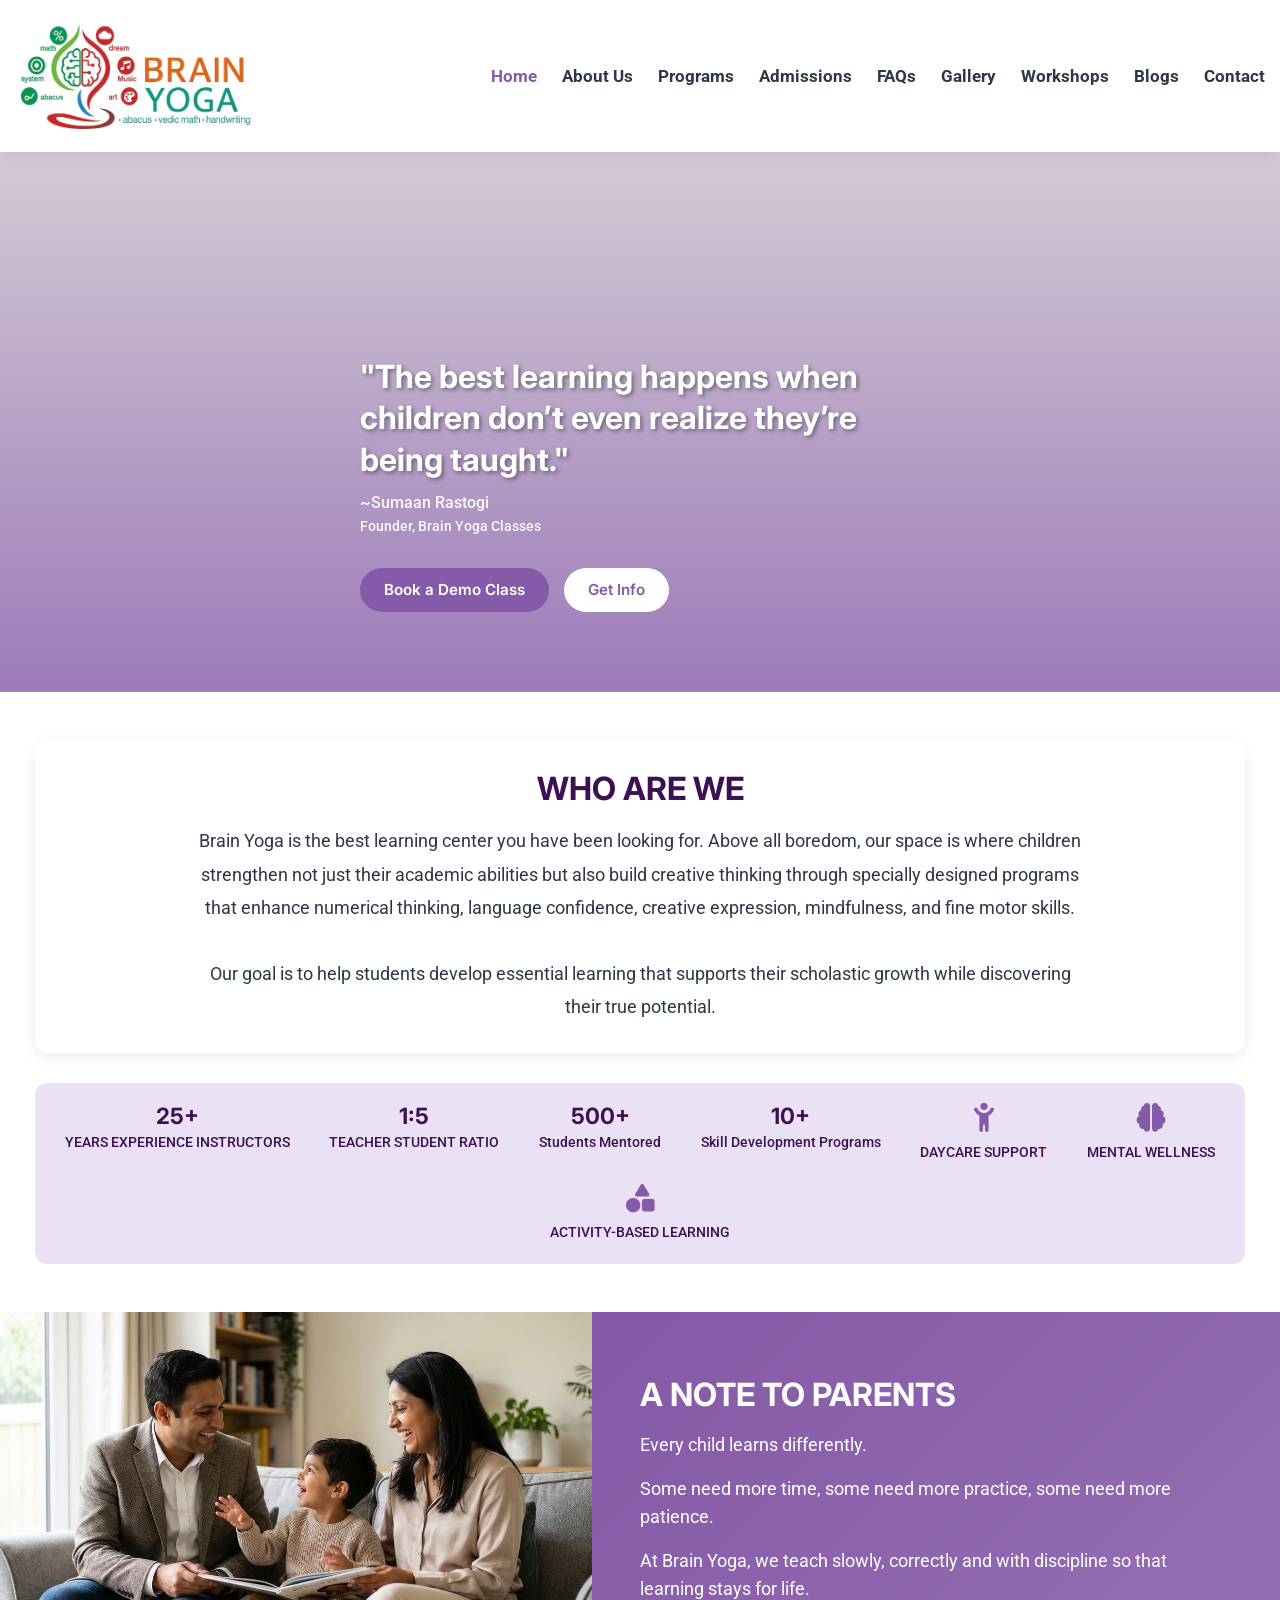
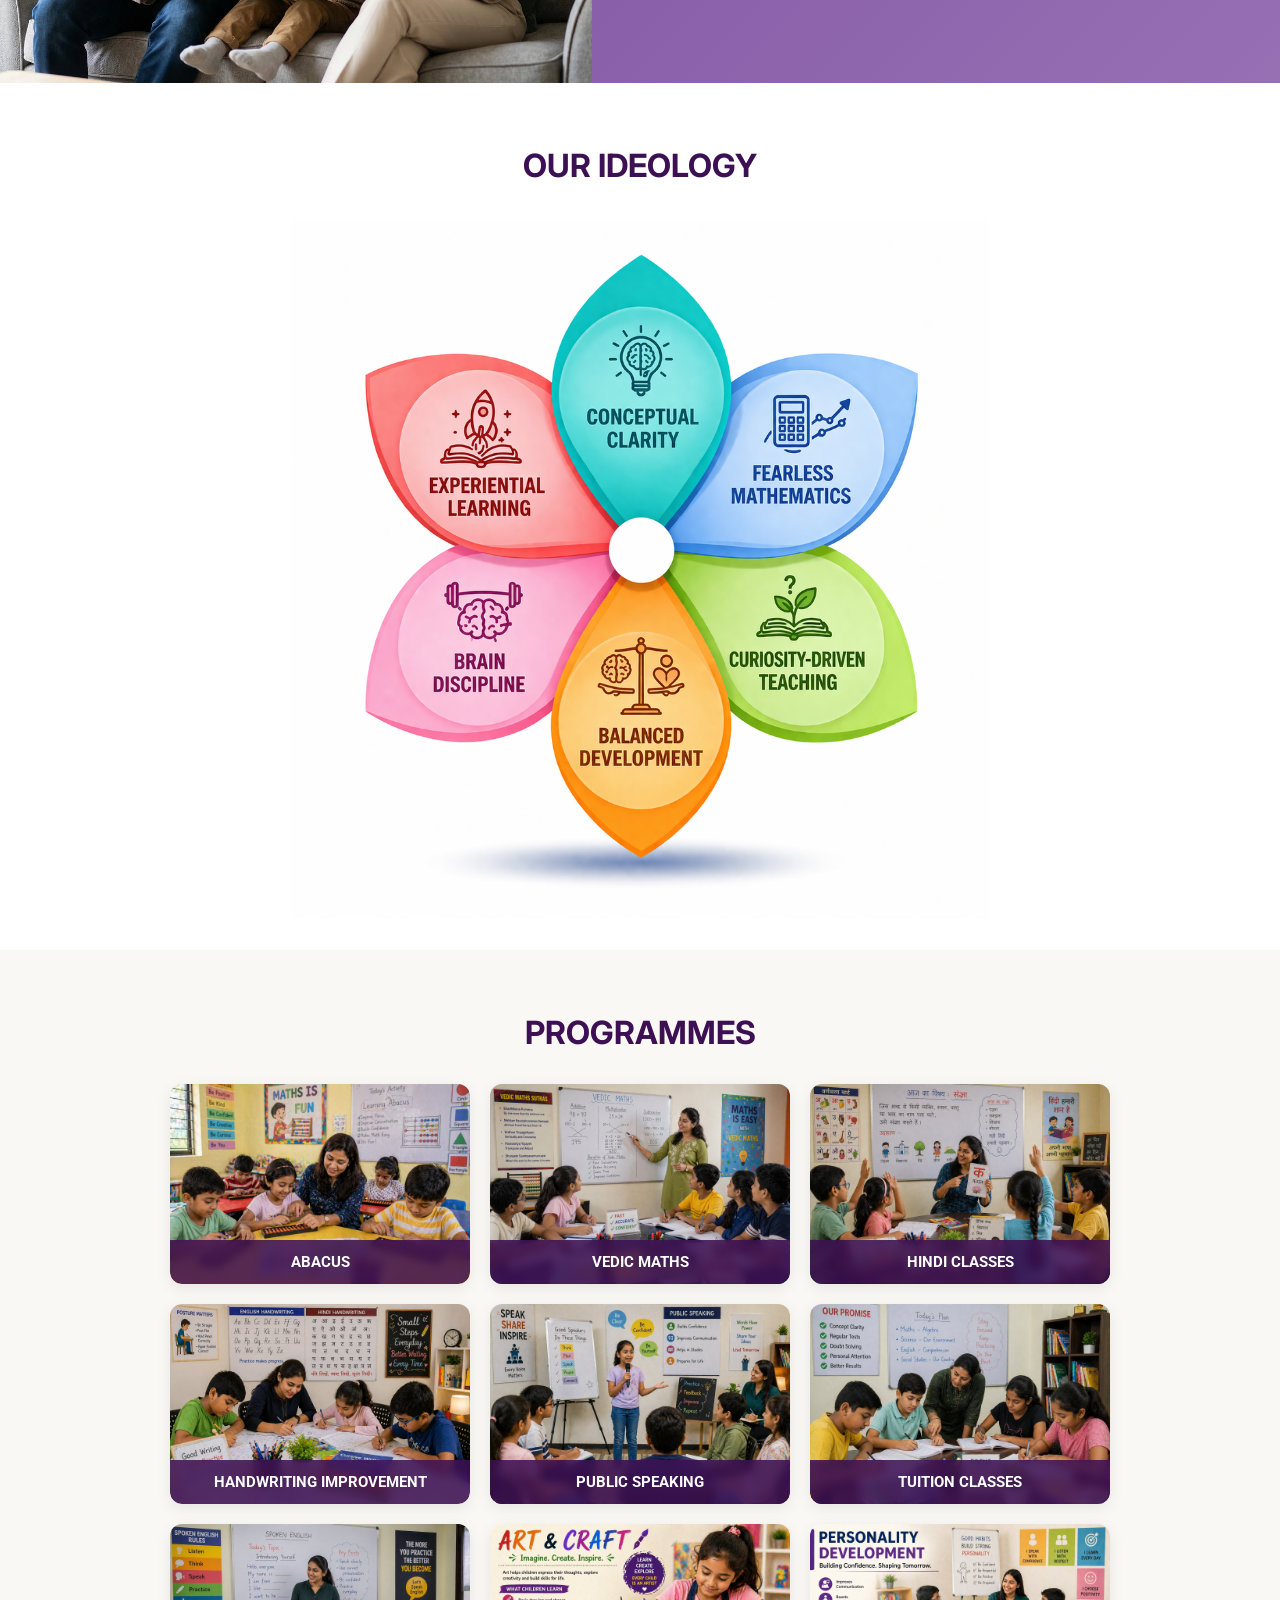
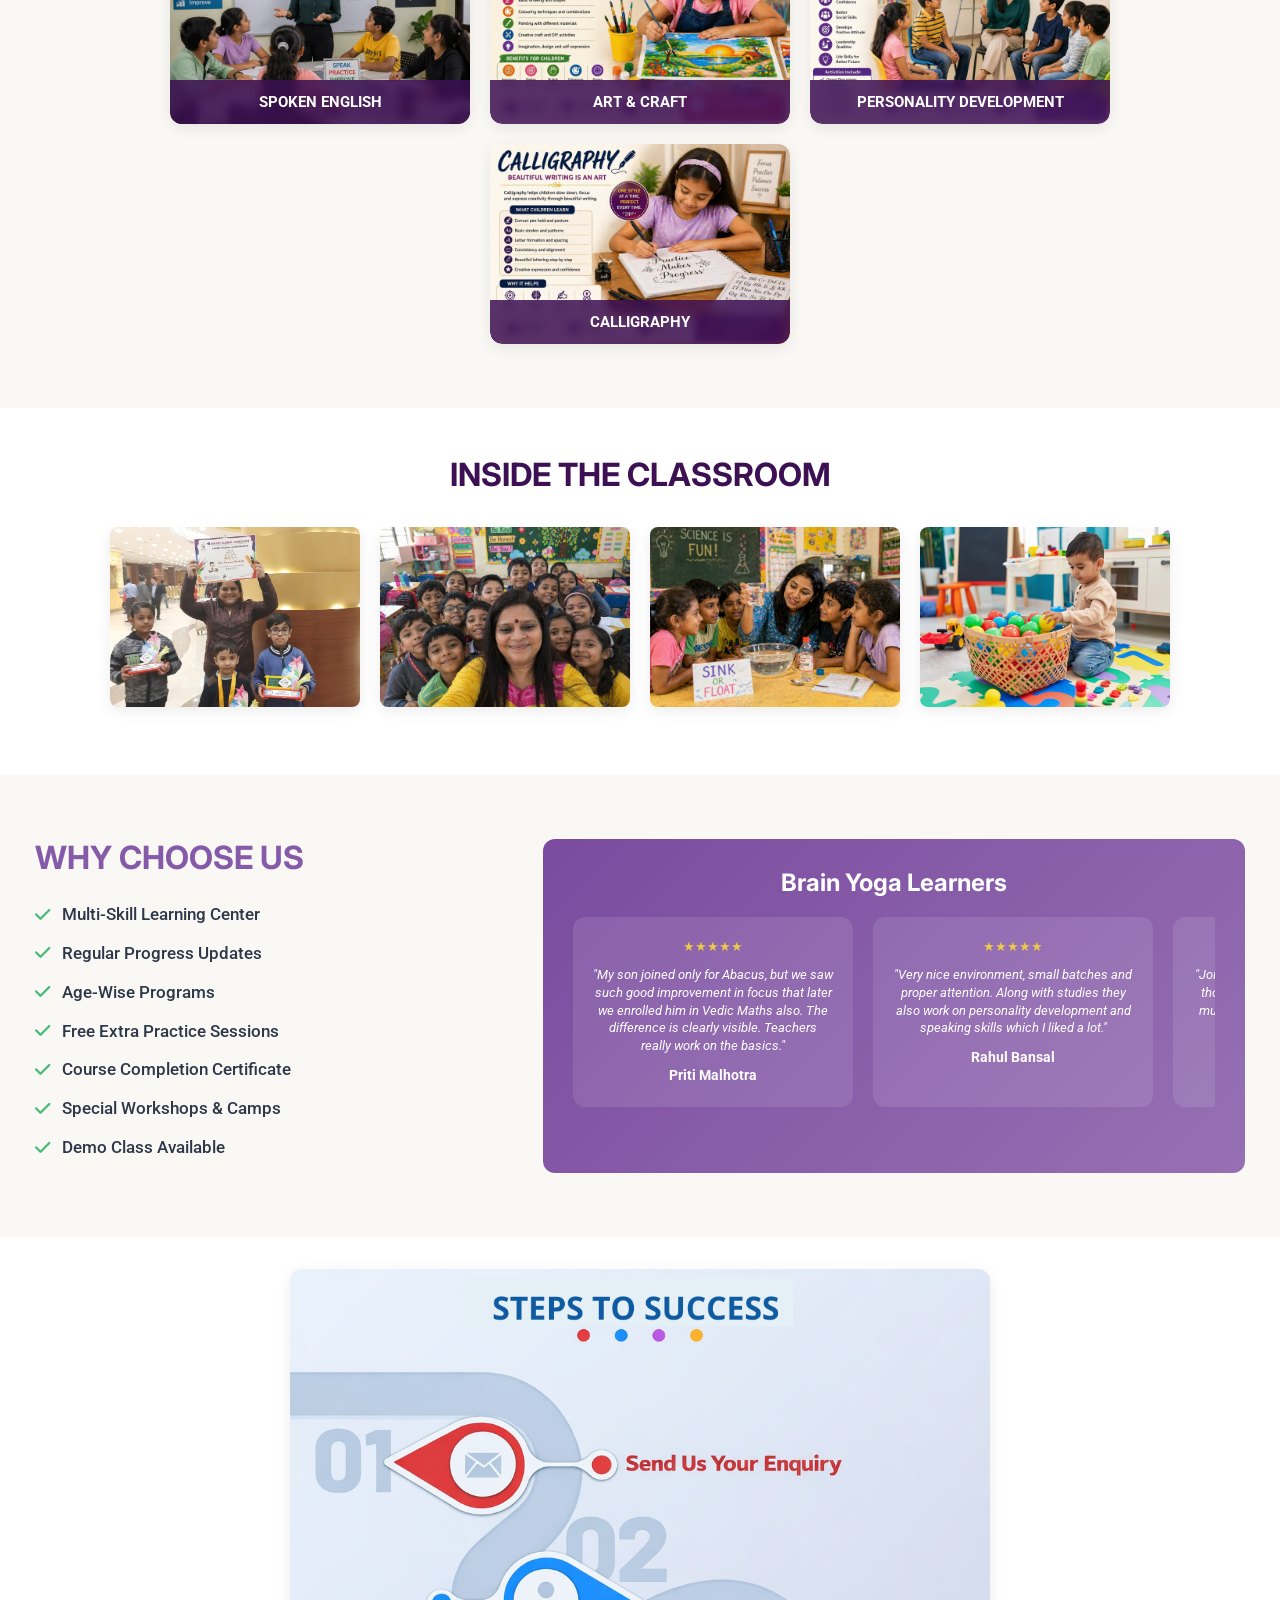
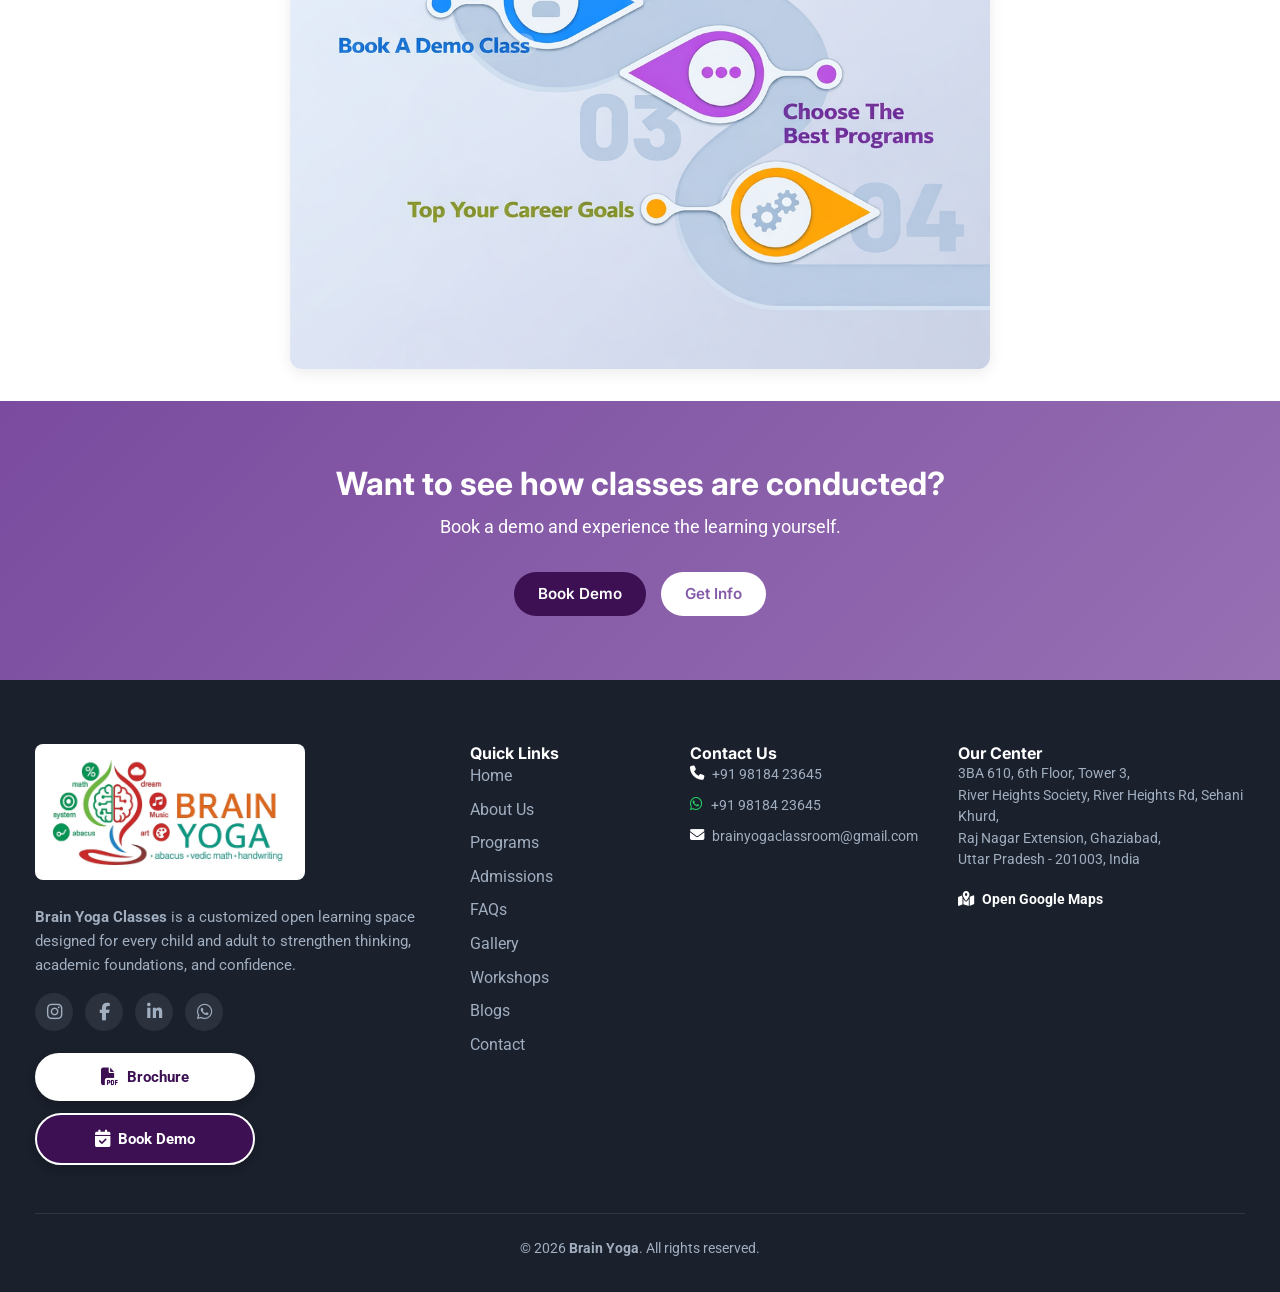
<file: index.html>
<!DOCTYPE html>
<html lang="en">

<head>
    <meta charset="UTF-8">
    <meta name="viewport" content="width=device-width, initial-scale=1.0">
    <title>Brain Yoga Classes | The Best Learning Center for Kids in Ghaziabad</title>
    <meta name="description" content="Nurture your child's potential with Brain Yoga Classes in Ghaziabad. From Abacus and Vedic Maths to Spoken English and creative learning, we help children grow into confident and capable learners.">
    <link rel="canonical" href="https://brainyogaclassroom.in/">
    <meta property="og:title" content="Brain Yoga Classes | Learning Center for Kids in Ghaziabad">
    <meta property="og:description" content="Nurture your child's potential with Brain Yoga Classes in Ghaziabad. From Abacus and Vedic Maths to Spoken English and creative learning, we help children grow into confident and capable learners.">
    <meta property="og:type" content="website">
    <meta property="og:url" content="https://brainyogaclassroom.in/">
    <meta property="og:image" content="https://brainyogaclassroom.in/images/New%20logo.jpg">
    <meta property="og:site_name" content="Brain Yoga Classes">
    <meta property="og:locale" content="en_IN">

    <script type="application/ld+json">
{
  "@context": "https://schema.org",
  "@type": "EducationalOrganization",
  "name": "Brain Yoga Classes",
  "url": "https://brainyogaclassroom.in/",
  "logo": "https://brainyogaclassroom.in/images/New%20logo.jpg",
  "email": "brainyogaclassroom@gmail.com",
  "telephone": "+91-9818423645",
  "address": {
    "@type": "PostalAddress",
    "streetAddress": "3BA 610, 6th Floor, Tower 3, River Heights Society, River Heights Rd, Sehani Khurd, Raj Nagar Extension",
    "addressLocality": "Ghaziabad",
    "addressRegion": "Uttar Pradesh",
    "postalCode": "201003",
    "addressCountry": "IN"
  },
  "sameAs": [
    "https://www.instagram.com/the.brainyoga",
    "https://www.facebook.com/share/1BLQqWdBDm/",
    "https://www.linkedin.com/company/brain-yoga-classroom/"
  ]
}
</script>
    <!-- Google Fonts -->
    <link rel="preconnect" href="https://fonts.googleapis.com">
    <link rel="preconnect" href="https://fonts.gstatic.com" crossorigin>
    <link
        href="https://fonts.googleapis.com/css2?family=Inter:wght@400;600;700;800&family=Roboto:wght@400;500;700&display=swap"
        rel="stylesheet">
    <!-- FontAwesome -->
    <link rel="stylesheet" href="https://cdnjs.cloudflare.com/ajax/libs/font-awesome/6.4.0/css/all.min.css">
    <!-- Custom CSS -->
    <link rel="stylesheet" href="css/style.css">
    <link rel="icon" type="image/x-icon" href="/favicon.ico">
    <style>
        /* Additional styles for full content */
        .full-text-box {
            background-color: var(--color-white);
            padding: 30px;
            border-radius: 12px;
            margin-bottom: 30px;
            box-shadow: var(--box-shadow);
        }

        .ideology-list {
            display: flex;
            flex-wrap: wrap;
            gap: 15px;
            justify-content: center;
            margin-top: 30px;
        }

        .ideology-pill {
            background-color: var(--color-purple-light);
            color: var(--color-purple-dark);
            padding: 12px 25px;
            border-radius: 50px;
            font-weight: 600;
            font-size: 1.1rem;
            box-shadow: var(--box-shadow);
            transition: var(--transition);
        }

        .ideology-pill:hover {
            transform: translateY(-3px);
            background-color: var(--color-purple-primary);
            color: var(--color-white);
        }

        /* Improved Testimonials slider */
        .testimonials {
            position: relative;
            overflow: hidden;
        }

        .test-grid-scroll {
            display: flex;
            overflow-x: auto;
            scroll-snap-type: x mandatory;
            gap: 20px;
            padding-bottom: 15px;
            /* Hide scrollbar for cleaner look */
            -ms-overflow-style: none;
            scrollbar-width: none;
        }

        .test-grid-scroll::-webkit-scrollbar {
            display: none;
        }

        .test-grid-scroll .test-item {
            min-width: 280px;
            scroll-snap-align: center;
            background: rgba(255, 255, 255, 0.1);
            padding: 20px;
            border-radius: 12px;
        }
    </style>
</head>

<body>
    <!-- Header Navigation -->
    <header>
        <div class="container navbar">
            <a href="index.html" class="logo" style="display: flex; align-items: center; text-decoration: none;">
                <img src="images/New logo.jpg" alt="Brain Yoga" style="height: 140px; object-fit: contain;">
            </a>
            <nav>
                <button class="menu-toggle" id="menuToggle" aria-label="Toggle Navigation">
                    <i class="fa-solid fa-bars"></i>
                </button>
                <ul class="nav-links" id="navLinks">
                    <li><a href="index.html" class="active">Home</a></li>
                    <li><a href="about.html">About Us</a></li>
                    <li><a href="programs.html">Programs</a></li>
                    <li><a href="admissions.html">Admissions</a></li>
                    <li><a href="faqs.html">FAQs</a></li>
                    <li><a href="gallery.html">Gallery</a></li>
                    <li><a href="workshops.html">Workshops</a></li>
                    <li><a href="blogs.html">Blogs</a></li>
                    <li><a href="contact.html">Contact</a></li>
                </ul>
            </nav>
        </div>
    </header>

    <!-- Hero Section -->
    <section class="hero">
        <div class="container hero-content">
            <blockquote>"The best learning happens when children don’t even realize they’re being taught."</blockquote>
            <div class="quote-author">
                <span>~Sumaan Rastogi</span>
                <span style="font-size: 0.85rem;">Founder, Brain Yoga Classes</span>
            </div>
            <div class="hero-buttons">
                <a href="contact.html" class="btn btn-primary">Book a Demo Class</a>
                <a href="about.html" class="btn btn-white">Get Info</a>
            </div>
        </div>
    </section>

    <!-- Who Are We Box -->
    <section class="who-are-we">
        <div class="container">
            <div class="full-text-box">
                <h2 class="section-title" style="margin-bottom: 1rem;">WHO ARE WE</h2>
                <p class="intro-text"
                    style="color: var(--color-text); font-size: 1.15rem; line-height: 1.8; max-width: 900px; margin: 0 auto;">
                    Brain Yoga is the best learning center you have been looking for. Above all boredom, our space is
                    where children strengthen not just their academic abilities but also build creative thinking through
                    specially designed programs that enhance numerical thinking, language confidence, creative
                    expression, mindfulness, and fine motor skills.<br><br>
                    Our goal is to help students develop essential learning that supports their scholastic growth while
                    discovering their true potential.
                </p>
            </div>

            <div class="stats-container">
                <div class="stat-item">
                    <h3>25+</h3>
                    <p>YEARS EXPERIENCE INSTRUCTORS</p>
                </div>
                <div class="stat-item">
                    <h3>1:5</h3>
                    <p>TEACHER STUDENT RATIO</p>
                </div>
                <div class="stat-item">
                    <h3>500+</h3>
                    <p>Students Mentored</p>
                </div>
                <div class="stat-item">
                    <h3>10+</h3>
                    <p>Skill Development Programs</p>
                </div>
                <div class="stat-item">
                    <i class="fa-solid fa-child-reaching" style="font-size: 1.8rem;"></i>
                    <p>DAYCARE SUPPORT</p>
                </div>
                <div class="stat-item">
                    <i class="fa-solid fa-brain" style="font-size: 1.8rem;"></i>
                    <p>MENTAL WELLNESS</p>
                </div>
                <div class="stat-item">
                    <i class="fa-solid fa-shapes" style="font-size: 1.8rem;"></i>
                    <p>ACTIVITY-BASED LEARNING</p>
                </div>
            </div>
        </div>
    </section>

    <!-- A Note To Parents -->
    <section class="note-parents">
        <div class="container">
            <div class="note-image">
                <!-- Placeholder matching Canva design -->
            </div>
            <div class="note-content">
                <h2>A NOTE TO PARENTS</h2>
                <p>Every child learns differently.</p>
                <p>Some need more time, some need more practice, some need more patience.</p>
                <p>At Brain Yoga, we teach slowly, correctly and with discipline so that learning stays for life.</p>
            </div>
        </div>
    </section>

    <!-- Our Ideology -->
    <section class="ideology" style="padding-bottom: 2rem;">
        <div class="container">
            <h2 class="section-title">OUR IDEOLOGY</h2>
            <div class="text-center">
                <!-- Representation of the Lotus flower diagram -->
                <img src="images/diagram.png" alt="Ideology Diagram"
                    style="max-width: 700px; width: 100%; margin: 0 auto; display: block;" onerror="this.style.display='none'">
            </div>
        </div>
    </section>

    <!-- Programmes / Flip Cards -->
    <section class="ideology" style="background-color: var(--color-cream); padding-top: 4rem;">
        <div class="container">
            <h2 class="section-title">PROGRAMMES</h2>

            <div class="cards-grid">
                <!-- Abacus -->
                <div class="flip-card">
                    <div class="flip-card-inner">
                        <div class="flip-card-front">
                            <img src="images/abacus.png" alt="Abacus">
                            <div class="card-title">ABACUS</div>
                        </div>
                        <div class="flip-card-back">
                            <h3>ABACUS</h3>
                            <p>Improve concentration, faster calculation skills, and stronger memory from an early age.</p>
                        </div>
                    </div>
                </div>

                <!-- Vedic Maths -->
                <div class="flip-card">
                    <div class="flip-card-inner">
                        <div class="flip-card-front">
                            <img src="images/vedic_maths.png" alt="Vedic Maths">
                            <div class="card-title">VEDIC MATHS</div>
                        </div>
                        <div class="flip-card-back">
                            <h3>VEDIC MATHS</h3>
                            <p>Ancient Indian techniques that help solve complex calculations quickly without lengthy steps.</p>
                        </div>
                    </div>
                </div>

                <!-- Hindi Classes -->
                <div class="flip-card">
                    <div class="flip-card-inner">
                        <div class="flip-card-front">
                            <img src="images/hindi.png" alt="Hindi Classes">
                            <div class="card-title">HINDI CLASSES</div>
                        </div>
                        <div class="flip-card-back">
                            <h3>HINDI CLASSES</h3>
                            <p>We teach Hindi in a way that feels simple and natural. Read, write, and understand step by step.</p>
                        </div>
                    </div>
                </div>

                <!-- Handwriting Improvement -->
                <div class="flip-card">
                    <div class="flip-card-inner">
                        <div class="flip-card-front">
                            <img src="images/handwriting.png" alt="Handwriting Improvement">
                            <div class="card-title">HANDWRITING IMPROVEMENT</div>
                        </div>
                        <div class="flip-card-back">
                            <h3>HANDWRITING</h3>
                            <p>Learn how letters should sit on the line, how much space to leave, and write clearly.</p>
                        </div>
                    </div>
                </div>

                <!-- Public Speaking -->
                <div class="flip-card">
                    <div class="flip-card-inner">
                        <div class="flip-card-front">
                            <img src="images/public_speaking.png" alt="Public Speaking">
                            <div class="card-title">PUBLIC SPEAKING</div>
                        </div>
                        <div class="flip-card-back">
                            <h3>PUBLIC SPEAKING</h3>
                            <p>Helping children speak normally and confidently in everyday situations and on stage.</p>
                        </div>
                    </div>
                </div>

                <!-- Tuition Classes -->
                <div class="flip-card">
                    <div class="flip-card-inner">
                        <div class="flip-card-front">
                            <img src="images/tuition.png" alt="Tuition Classes">
                            <div class="card-title">TUITION CLASSES</div>
                        </div>
                        <div class="flip-card-back">
                            <h3>TUITION CLASSES</h3>
                            <p>Individual attention for every child. We explain concepts until they are fully understood.</p>
                        </div>
                    </div>
                </div>

                <!-- Spoken English -->
                <div class="flip-card">
                    <div class="flip-card-inner">
                        <div class="flip-card-front">
                            <img src="images/spoken_english.png" alt="Spoken English">
                            <div class="card-title">SPOKEN ENGLISH</div>
                        </div>
                        <div class="flip-card-back">
                            <h3>SPOKEN ENGLISH</h3>
                            <p>Learn and understand how to use the English language naturally in daily life without mistakes.</p>
                        </div>
                    </div>
                </div>

                <!-- Art & Craft -->
                <div class="flip-card">
                    <div class="flip-card-inner">
                        <div class="flip-card-front">
                            <img src="images/art_craft.png" alt="Art & Craft">
                            <div class="card-title">ART & CRAFT</div>
                        </div>
                        <div class="flip-card-back">
                            <h3>ART & CRAFT</h3>
                            <p>Develop thinking, imagination, and expression through structured drawing and coloring.</p>
                        </div>
                    </div>
                </div>

                <!-- Personality Development -->
                <div class="flip-card">
                    <div class="flip-card-inner">
                        <div class="flip-card-front">
                            <img src="images/personality.png" alt="Personality Development">
                            <div class="card-title">PERSONALITY DEVELOPMENT</div>
                        </div>
                        <div class="flip-card-back">
                            <h3>PERSONALITY DEV</h3>
                            <p>Focus on daily behaviour, communication, and thinking to become more confident in real life.</p>
                        </div>
                    </div>
                </div>

                <!-- Calligraphy -->
                <div class="flip-card">
                    <div class="flip-card-inner">
                        <div class="flip-card-front">
                            <img src="images/calligraphy.png" alt="Calligraphy">
                            <div class="card-title">CALLIGRAPHY</div>
                        </div>
                        <div class="flip-card-back">
                            <h3>CALLIGRAPHY</h3>
                            <p>Developing discipline, attention, and creativity while learning beautiful lettering styles.</p>
                        </div>
                    </div>
                </div>

            </div>
        </div>
    </section>

    <!-- Inside the classroom -->
    <section class="gallery" style="background-color: var(--color-white); padding: 3rem 0;">
        <div class="container">
            <h2 class="section-title">INSIDE THE CLASSROOM</h2>
            <div class="gallery-strip" style="justify-content: center; flex-wrap: wrap; gap: 20px;">
                <img src="images/classroom1.jpg" alt="Class Activity"
                    style="width: 250px; height: 180px; object-fit: cover; border-radius: 8px; box-shadow: var(--box-shadow); transition: transform 0.3s ease;">
                <img src="images/classroom2.png" alt="Group Activity"
                    style="width: 250px; height: 180px; object-fit: cover; border-radius: 8px; box-shadow: var(--box-shadow); transition: transform 0.3s ease;">
                <img src="images/classroom3.png" alt="Why Choose Brain Yoga"
                    style="width: 250px; height: 180px; object-fit: cover; border-radius: 8px; box-shadow: var(--box-shadow); transition: transform 0.3s ease;">
                <img src="images/classroom4.jpg" alt="Toddler Play & Learning"
                    style="width: 250px; height: 180px; object-fit: cover; border-radius: 8px; box-shadow: var(--box-shadow); transition: transform 0.3s ease;">
            </div>
        </div>
    </section>

    <!-- Why Choose Us & Testimonials -->
    <section class="split-section" style="background-color: var(--color-cream);">
        <div class="container split-grid">
            <div class="why-us">
                <h2 style="color: var(--color-purple-primary); font-size: 2rem; margin-bottom: 1.5rem;">WHY CHOOSE US
                </h2>
                <ul class="features-list">
                    <li><i class="fa-solid fa-check"></i> Multi-Skill Learning Center</li>
                    <li><i class="fa-solid fa-check"></i> Regular Progress Updates</li>
                    <li><i class="fa-solid fa-check"></i> Age-Wise Programs</li>
                    <li><i class="fa-solid fa-check"></i> Free Extra Practice Sessions</li>
                    <li><i class="fa-solid fa-check"></i> Course Completion Certificate</li>
                    <li><i class="fa-solid fa-check"></i> Special Workshops & Camps</li>
                    <li><i class="fa-solid fa-check"></i> Demo Class Available</li>
                </ul>
            </div>

            <div class="testimonials">
                <h2>Brain Yoga Learners</h2>
                <div class="test-grid-scroll">
                    <!-- Testimonial 1 -->
                    <div class="test-item">
                        <div class="test-stars">★★★★★</div>
                        <p class="test-text">"My son joined only for Abacus, but we saw such good improvement in focus
                            that later we enrolled him in Vedic Maths also. The difference is clearly visible. Teachers
                            really work on the basics."</p>
                        <p class="test-author">Priti Malhotra</p>
                    </div>
                    <!-- Testimonial 2 -->
                    <div class="test-item">
                        <div class="test-stars">★★★★★</div>
                        <p class="test-text">"Very nice environment, small batches and proper attention. Along with
                            studies they also work on personality development and speaking skills which I liked a lot."
                        </p>
                        <p class="test-author">Rahul Bansal</p>
                    </div>
                    <!-- Testimonial 3 -->
                    <div class="test-item">
                        <div class="test-stars">★★★★★</div>
                        <p class="test-text">"Joined handwriting class for my son even though his writing was okay, but
                            now it is much neater. He even started calligraphy and learned a few basic styles."</p>
                        <p class="test-author">Kunal Jain</p>
                    </div>
                    <!-- Testimonial 4 -->
                    <div class="test-item">
                        <div class="test-stars">★★★★★</div>
                        <p class="test-text">"My son joined for maths tuition here. Slowly, his interest came back;
                            earlier he used to avoid doing sums. Now he sits on his own, which is a big change for us."
                        </p>
                        <p class="test-author">Ruchi Sharma</p>
                    </div>
                    <!-- Testimonial 5 -->
                    <div class="test-item">
                        <div class="test-stars">★★★★★</div>
                        <p class="test-text">"The daycare facility is really helpful for us as working parents. My son
                            never used to eat fruits at home, but here Suman ma’am made him habitual of eating healthy
                            snacks daily. Big relief for us."</p>
                        <p class="test-author">Anjali Mehra</p>
                    </div>
                    <!-- Testimonial 6 -->
                    <div class="test-item">
                        <div class="test-stars">★★★★★</div>
                        <p class="test-text">"We were very stressed about our child’s school performance. After joining
                            tuition and Abacus here, his marks slowly improved and even his school teacher has noticed
                            and appreciated the progress."</p>
                        <p class="test-author">Rohit Gupta</p>
                    </div>
                    <!-- Testimonial 7 -->
                    <div class="test-item">
                        <div class="test-stars">★★★★★</div>
                        <p class="test-text">"My son used to fumble a lot while speaking English. We tried other spoken
                            English classes also, but after almost a year, I can clearly see better pronunciation and
                            confidence."</p>
                        <p class="test-author">Pooja Saini</p>
                    </div>
                    <!-- Testimonial 8 -->
                    <div class="test-item">
                        <div class="test-stars">★★★★★</div>
                        <p class="test-text">"Hindi was always difficult for my daughter because of matra and spelling.
                            With Suman ma’am’s help, she is now reading and writing much better and even speaks more
                            fluently."</p>
                        <p class="test-author">Kavita Sharma</p>
                    </div>
                </div>
            </div>
        </div>
    </section>

    <!-- Steps to Success -->
    <section class="steps" style="padding: 2rem 0; background-color: var(--color-white);">
        <div class="container" style="text-align: center;">
            <img src="images/steps-to-success.png" alt="Steps to Success"
                style="max-width: 700px; width: 100%; height: auto; border-radius: 12px; margin: 0 auto; box-shadow: var(--box-shadow);">
        </div>
    </section>

    <!-- CTA Section -->
    <section class="cta-section">
        <div class="container">
            <h2>Want to see how classes are conducted?</h2>
            <p>Book a demo and experience the learning yourself.</p>
            <div class="hero-buttons" style="justify-content: center; margin-top: 20px;">
                <a href="contact.html" class="btn btn-primary" style="background-color: var(--color-purple-dark);">Book
                    Demo</a>
                <a href="about.html" class="btn btn-white">Get Info</a>
            </div>
        </div>
    </section>

    <!-- Footer -->
    <footer>
        <div class="container">
            <div class="footer-grid">
                <div class="footer-brand">
                    <a href="index.html" class="logo" style="display: inline-flex; align-items: center; text-decoration: none; margin-bottom: 15px;">
                        <div style="background: white; padding: 8px 12px; border-radius: 8px; display: inline-flex; align-items: center; justify-content: center;">
                            <img src="images/New logo.jpg" alt="Brain Yoga" style="height: 50px; object-fit: contain;">
                        </div>
                    </a>
                    <p style="font-size: 0.95rem; color: #A0AEC0; margin-top: 10px; line-height: 1.6;">
                        <strong>Brain Yoga Classes</strong> is a customized open learning space designed for every child and adult to strengthen thinking, academic foundations, and confidence.
                    </p>
                    <div class="footer-socials" style="display: flex; gap: 12px; margin-top: 15px;">
                        <a href="https://www.instagram.com/the.brainyoga?igsh=MTBhbWpsMm92dXhmaQ==" target="_blank" title="Instagram"><i class="fa-brands fa-instagram"></i></a>
                        <a href="https://www.facebook.com/share/1BLQqWdBDm/" target="_blank" title="Facebook"><i class="fa-brands fa-facebook-f"></i></a>
                        <a href="https://www.linkedin.com/company/brain-yoga-classroom/" target="_blank" title="LinkedIn"><i class="fa-brands fa-linkedin-in"></i></a>
                        <a href="https://wa.me/+919818423645" target="_blank" title="WhatsApp"><i class="fa-brands fa-whatsapp"></i></a>
                    </div>
                    <div style="margin-top: 22px; display: flex; flex-direction: column; gap: 12px; max-width: 220px;">
                        <a href="Brochure.pdf" target="_blank" class="footer-btn footer-btn-white">
                            <i class="fa-solid fa-file-pdf" style="font-size: 1.1rem;"></i> Brochure
                        </a>
                        <a href="contact.html" class="footer-btn footer-btn-purple">
                            <i class="fa-solid fa-calendar-check" style="font-size: 1.1rem;"></i> Book Demo
                        </a>
                    </div>
                </div>
                <div>
                    <h4 class="footer-title">Quick Links</h4>
                    <ul class="footer-links">
                        <li><a href="index.html">Home</a></li>
                        <li><a href="about.html">About Us</a></li>
                        <li><a href="programs.html">Programs</a></li>
                        <li><a href="admissions.html">Admissions</a></li>
                        <li><a href="faqs.html">FAQs</a></li>
                        <li><a href="gallery.html">Gallery</a></li>
                        <li><a href="workshops.html">Workshops</a></li>
                        <li><a href="blogs.html">Blogs</a></li>
                        <li><a href="contact.html">Contact</a></li>
                    </ul>
                </div>
                <div>
                    <h4 class="footer-title">Contact Us</h4>
                    <ul class="footer-links">
                        <li style="display: flex; align-items: flex-start; gap: 8px; color: #A0AEC0; font-size: 0.9rem;">
                            <i class="fa-solid fa-phone" style="color: #FFFFFF; margin-top: 3px;"></i> 
                            <a href="tel:+919818423645" class="footer-contact-link">+91 98184 23645</a>
                        </li>
                        <li style="display: flex; align-items: flex-start; gap: 8px; color: #A0AEC0; font-size: 0.9rem;">
                            <i class="fa-brands fa-whatsapp" style="color: #25D366; margin-top: 3px;"></i> 
                            <a href="https://wa.me/+919818423645" target="_blank" class="footer-contact-link">+91 98184 23645</a>
                        </li>
                        <li style="display: flex; align-items: flex-start; gap: 8px; color: #A0AEC0; font-size: 0.9rem;">
                            <i class="fa-solid fa-envelope" style="color: #FFFFFF; margin-top: 3px;"></i> 
                            <a href="mailto:brainyogaclassroom@gmail.com" class="footer-contact-link">brainyogaclassroom@gmail.com</a>
                        </li>
                    </ul>
                </div>
                <div>
                    <h4 class="footer-title">Our Center</h4>
                    <p style="font-size: 0.9rem; color: #A0AEC0; line-height: 1.5; margin-bottom: 12px;">
                        3BA 610, 6th Floor, Tower 3,<br>
                        River Heights Society, River Heights Rd, Sehani Khurd,<br>
                        Raj Nagar Extension, Ghaziabad,<br>
                        Uttar Pradesh - 201003, India
                    </p>
                    <a href="https://maps.app.goo.gl/bH7ZdZABk1bosk6B9?g_st=ac" target="_blank" class="footer-maps-link">
                        <i class="fa-solid fa-map-location-dot" style="color: #FFFFFF;"></i> <strong>Open Google Maps</strong>
                    </a>
                </div>
            </div>
            <div class="footer-bottom">
                <p>&copy; 2026 <strong>Brain Yoga</strong>. All rights reserved.</p>
            </div>
        </div>
    </footer>

    <!-- Scripts -->
    <script src="js/main.js"></script>
</body>

</html>
</file>
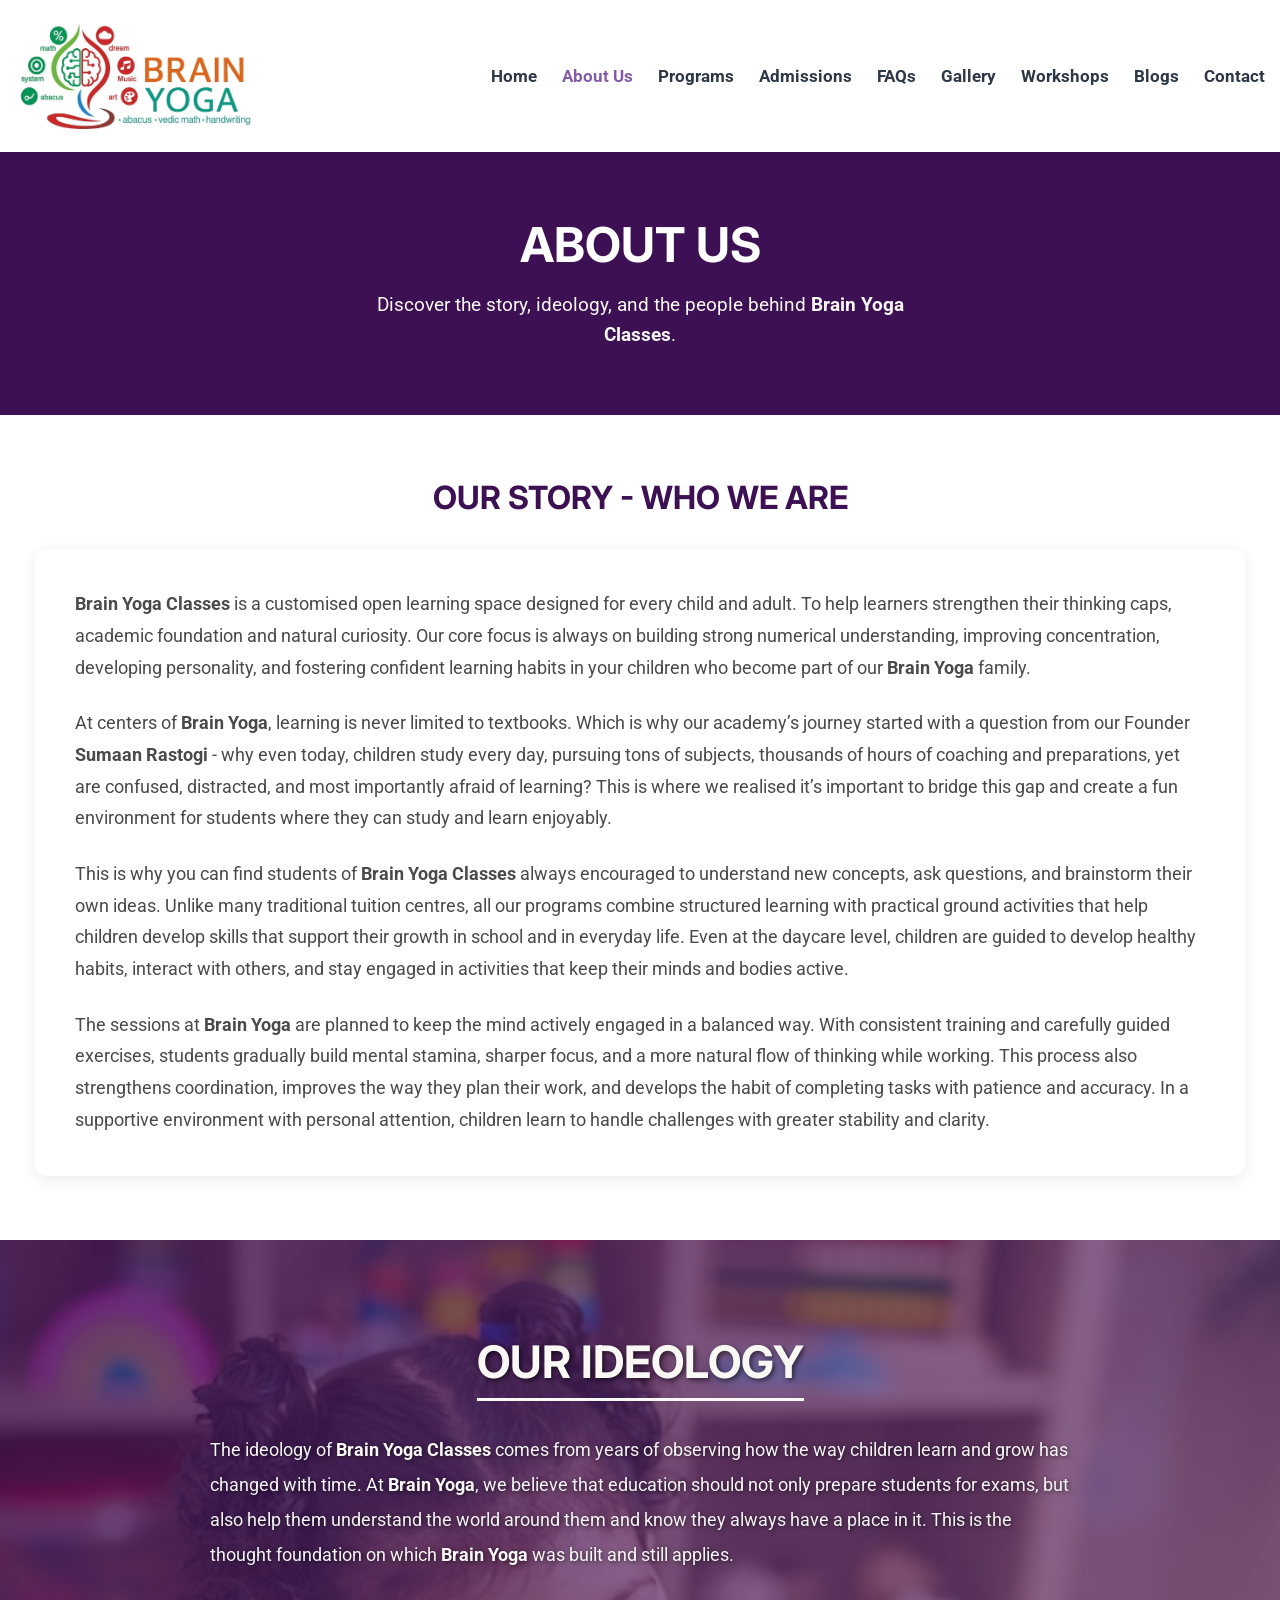
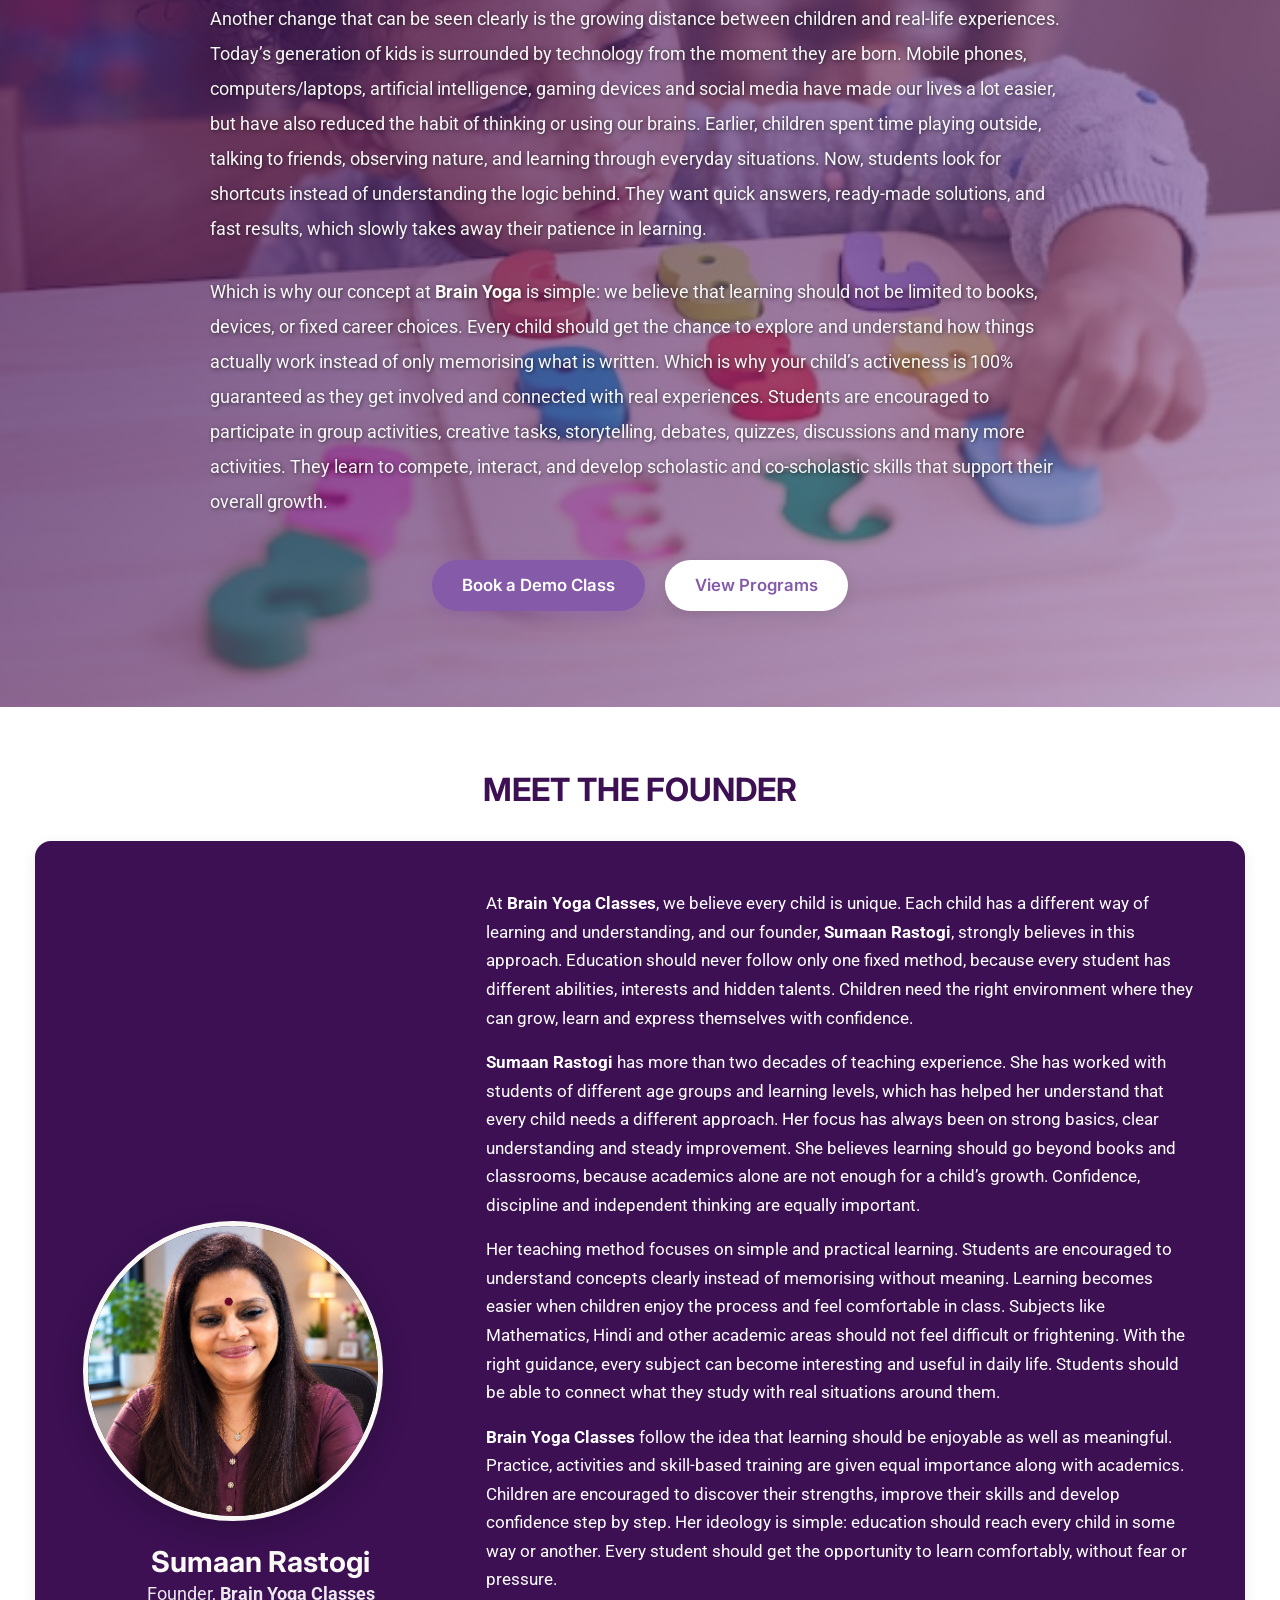
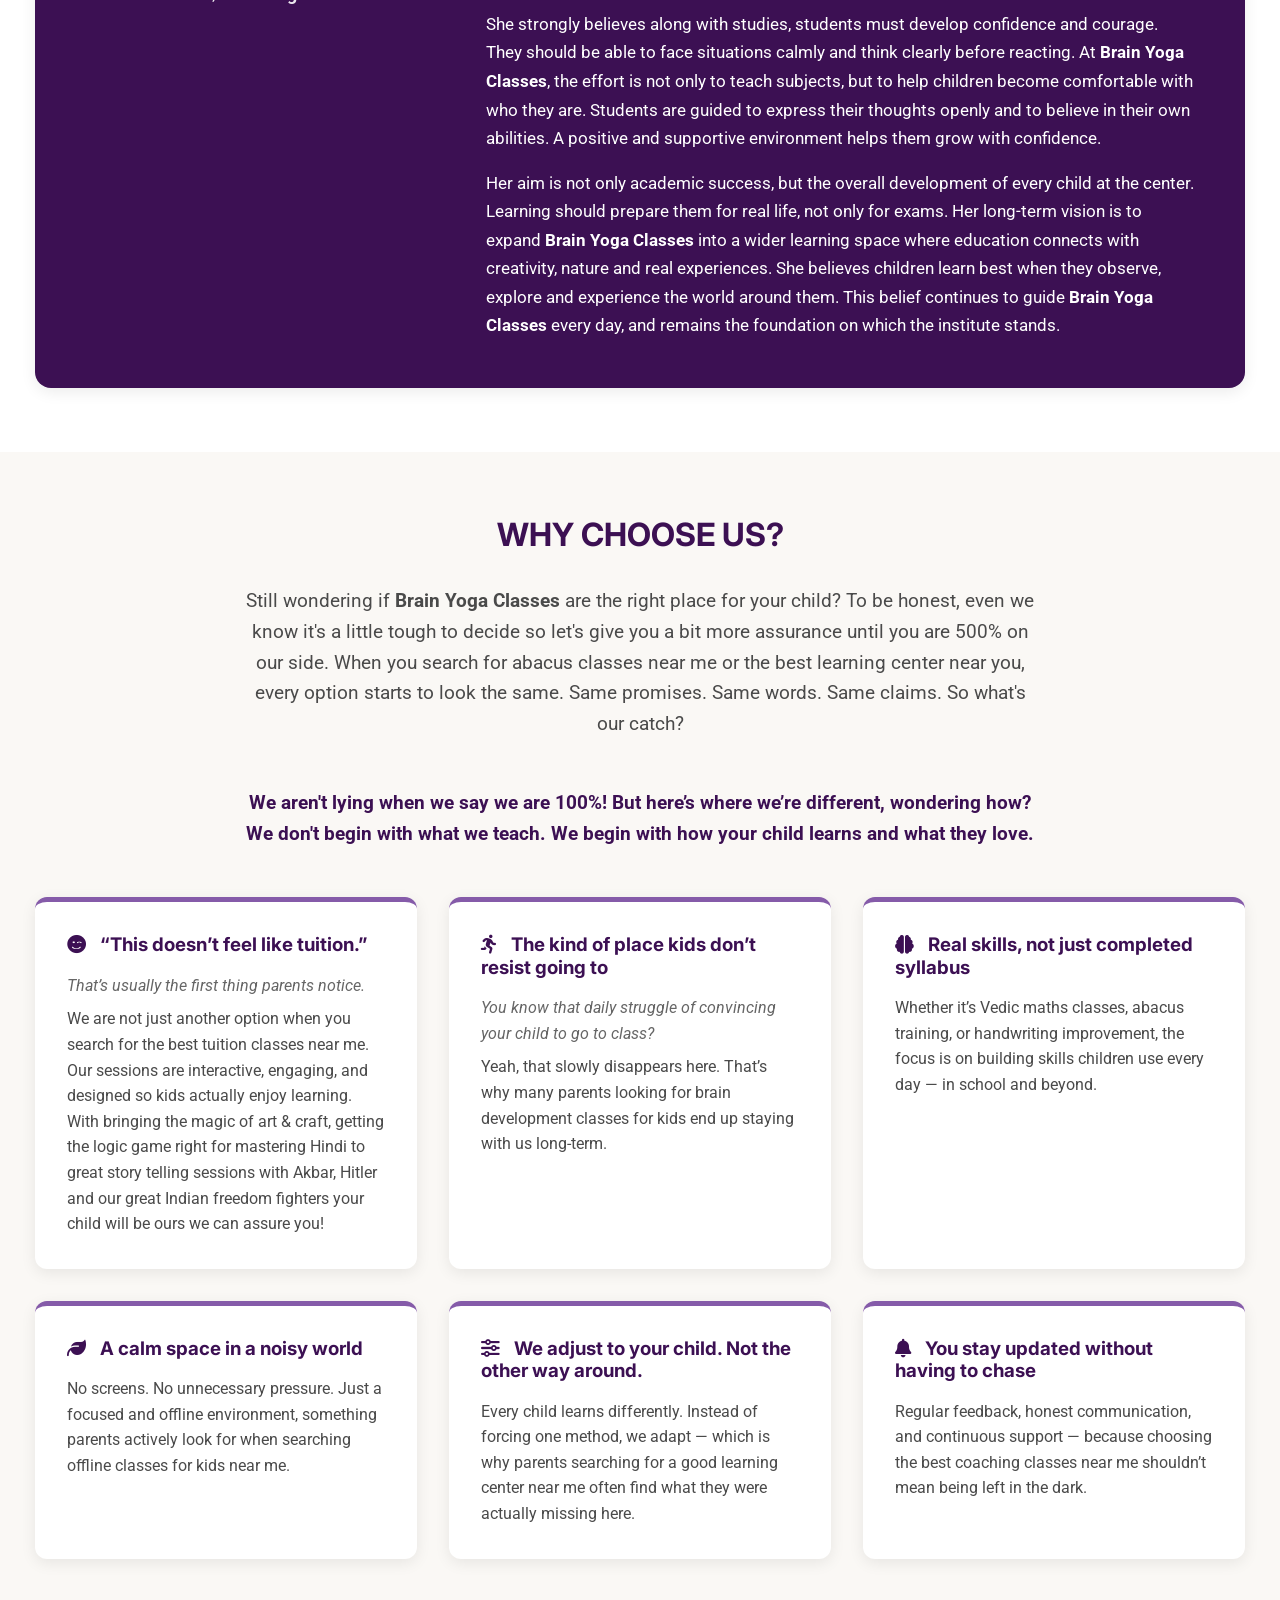
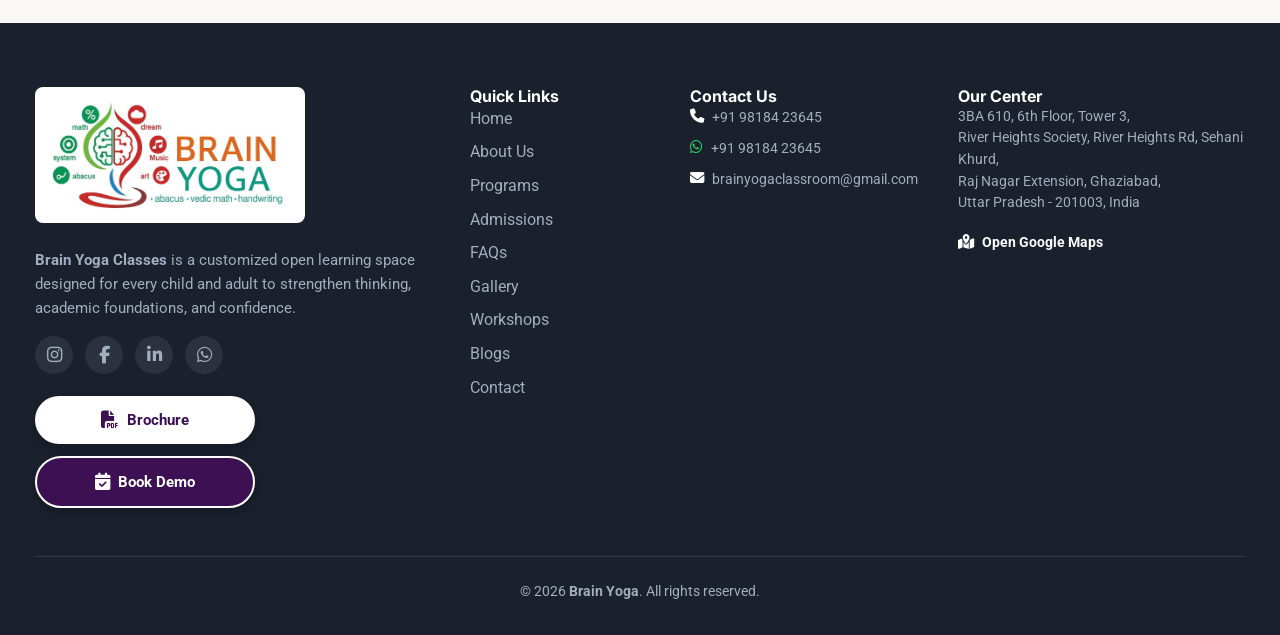
<file: about.html>
<!DOCTYPE html>
<html lang="en">

<head>
    <meta charset="UTF-8">
    <meta name="viewport" content="width=device-width, initial-scale=1.0">
    <title>About Us | Brain Yoga Classes</title>
    <meta name="description" content="Brain Yoga Classes is dedicated to helping children learn, think and grow through innovative programs that strengthen academic skills, creativity, communication and overall personality development.">
    <link rel="canonical" href="https://brainyogaclassroom.in/about">
    <!-- Google Fonts -->
    <link rel="preconnect" href="https://fonts.googleapis.com">
    <link rel="preconnect" href="https://fonts.gstatic.com" crossorigin>
    <link
        href="https://fonts.googleapis.com/css2?family=Inter:wght@400;500;600;700;800&family=Roboto:wght@400;500;700&display=swap"
        rel="stylesheet">
    <!-- Font Awesome -->
    <link rel="stylesheet" href="https://cdnjs.cloudflare.com/ajax/libs/font-awesome/6.4.0/css/all.min.css">
    <!-- CSS -->
    <link rel="stylesheet" href="css/style.css">
</head>

<body>
    <!-- Header Navigation -->
    <header>
        <div class="container navbar">
            <a href="index.html" class="logo" style="display: flex; align-items: center; text-decoration: none;">
                <img src="images/New logo.jpg" alt="Brain Yoga" style="height: 140px; object-fit: contain;">
            </a>
            <nav>
                <button class="menu-toggle" id="menuToggle" aria-label="Toggle Navigation">
                    <i class="fa-solid fa-bars"></i>
                </button>
                <ul class="nav-links" id="navLinks">
                    <li><a href="index.html">Home</a></li>
                    <li><a href="about.html" class="active">About Us</a></li>
                    <li><a href="programs.html">Programs</a></li>
                    <li><a href="admissions.html">Admissions</a></li>
                    <li><a href="faqs.html">FAQs</a></li>
                    <li><a href="gallery.html">Gallery</a></li>
                    <li><a href="workshops.html">Workshops</a></li>
                    <li><a href="blogs.html">Blogs</a></li>
                    <li><a href="contact.html">Contact</a></li>
                </ul>
            </nav>
        </div>
    </header>

    <!-- Page Header -->
    <section class="page-header"
        style="background-color: var(--color-purple-dark); padding: 4rem 0; text-align: center;">
        <div class="container">
            <h1 style="color: var(--color-white); font-size: 3rem; margin-bottom: 1rem;">ABOUT US</h1>
            <p style="color: var(--color-cream); font-size: 1.2rem; max-width: 600px; margin: 0 auto;">Discover the
                story, ideology, and the people behind <strong>Brain Yoga Classes</strong>.</p>
        </div>
    </section>

        <!-- 1. Our Story -->
        <section class="section" style="padding: 4rem 0; background-color: var(--color-white);">
            <div class="container">
                <h2 class="section-title">OUR STORY - WHO WE ARE</h2>
                <div class="full-text-box"
                    style="background-color: var(--color-white); padding: 40px; border-radius: 12px; box-shadow: var(--box-shadow); line-height: 1.8; font-size: 1.1rem; color: #4a4a4a;">
                    <p style="margin-bottom: 1.5rem;"><strong>Brain Yoga Classes</strong> is a customised open learning
                        space designed for every child and adult. To help learners strengthen their thinking caps,
                        academic
                        foundation and natural curiosity. Our core focus is always on building strong numerical
                        understanding, improving concentration, developing personality, and fostering confident learning
                        habits in your children who become part of our <strong>Brain Yoga</strong> family.</p>

                    <p style="margin-bottom: 1.5rem;">At centers of <strong>Brain Yoga</strong>, learning is never limited to textbooks.
                        Which is why our academy’s journey started with a question from our Founder <strong>Sumaan Rastogi</strong> - why
                        even today, children study every day, pursuing tons of subjects, thousands of hours of coaching
                        and
                        preparations, yet are confused, distracted, and most importantly afraid of learning? This is
                        where
                        we realised it’s important to bridge this gap and create a fun environment for students where
                        they
                        can study and learn enjoyably.</p>

                    <p style="margin-bottom: 1.5rem;">This is why you can find students of <strong>Brain Yoga Classes</strong> always
                        encouraged to understand new concepts, ask questions, and brainstorm their own ideas. Unlike
                        many
                        traditional tuition centres, all our programs combine structured learning with practical ground
                        activities that help children develop skills that support their growth in school and in everyday
                        life. Even at the daycare level, children are guided to develop healthy habits, interact with
                        others, and stay engaged in activities that keep their minds and bodies active.</p>

                    <p>The sessions at <strong>Brain Yoga</strong> are planned to keep the mind actively engaged in a balanced way. With
                        consistent training and carefully guided exercises, students gradually build mental stamina,
                        sharper
                        focus, and a more natural flow of thinking while working. This process also strengthens
                        coordination, improves the way they plan their work, and develops the habit of completing tasks
                        with
                        patience and accuracy. In a supportive environment with personal attention, children learn to
                        handle
                        challenges with greater stability and clarity.</p>
                </div>
            </div>
        </section>

        <!-- 2. Our Ideology -->
        <section class="ideology-banner">
            <div class="container">
                <h2>OUR IDEOLOGY</h2>
                <p>The ideology of <strong>Brain Yoga Classes</strong> comes from years of observing how the way children learn and grow has changed with time. At <strong>Brain Yoga</strong>, we believe that education should not only prepare students for exams, but also help them understand the world around them and know they always have a place in it. This is the thought foundation on which <strong>Brain Yoga</strong> was built and still applies.</p>
                
                <p>Another change that can be seen clearly is the growing distance between children and real-life experiences. Today’s generation of kids is surrounded by technology from the moment they are born. Mobile phones, computers/laptops, artificial intelligence, gaming devices and social media have made our lives a lot easier, but have also reduced the habit of thinking or using our brains. Earlier, children spent time playing outside, talking to friends, observing nature, and learning through everyday situations. Now, students look for shortcuts instead of understanding the logic behind. They want quick answers, ready-made solutions, and fast results, which slowly takes away their patience in learning.</p>
                
                <p>Which is why our concept at <strong>Brain Yoga</strong> is simple: we believe that learning should not be limited to books, devices, or fixed career choices. Every child should get the chance to explore and understand how things actually work instead of only memorising what is written. Which is why your child’s activeness is 100% guaranteed as they get involved and connected with real experiences. Students are encouraged to participate in group activities, creative tasks, storytelling, debates, quizzes, discussions and many more activities. They learn to compete, interact, and develop scholastic and co-scholastic skills that support their overall growth.</p>

                <div class="ideology-buttons">
                    <a href="contact.html" class="btn btn-primary">Book a Demo Class</a>
                    <a href="programs.html" class="btn btn-white">View Programs</a>
                </div>
            </div>
        </section>

        <!-- 3. Meet the Founder -->
        <section class="section" style="padding: 4rem 0; background-color: var(--color-white);">
            <div class="container">
                <h2 class="section-title">MEET THE FOUNDER</h2>
                <div class="founder-card">
                    <div class="founder-image" style="text-align: center;">
                        <!-- Using selfie image as founder placeholder -->
                        <img src="images/Meet the founder.jpeg" alt="Sumaan Rastogi"
                            style="width: 100%; max-width: 300px; height: 300px; object-fit: cover; border-radius: 50%; border: 5px solid var(--color-cream); box-shadow: 0 10px 30px rgba(0,0,0,0.2);">
                        <h3 style="margin-top: 1.5rem; font-size: 1.8rem; color: var(--color-cream);"><strong>Sumaan Rastogi</strong>
                        </h3>
                        <p style="font-size: 1.1rem; opacity: 0.9;">Founder, <strong>Brain Yoga Classes</strong></p>
                    </div>
                    <div class="founder-text" style="line-height: 1.7; font-size: 1.05rem;">
                        <p style="margin-bottom: 1rem;">At <strong>Brain Yoga Classes</strong>, we believe every child is unique. Each
                            child has a different way of learning and understanding, and our founder, <strong>Sumaan Rastogi</strong>, strongly
                            believes in this approach. Education should never follow only one fixed method, because
                            every student has different abilities, interests and hidden talents. Children need the right
                            environment where they can grow, learn and express themselves with confidence.</p>
                        
                        <p style="margin-bottom: 1rem;"><strong>Sumaan Rastogi</strong> has more than two decades of teaching experience.
                            She has worked with students of different age groups and learning levels, which has helped her
                            understand that every child needs a different approach. Her focus has always been on strong
                            basics, clear understanding and steady improvement. She believes learning should go beyond books
                            and classrooms, because academics alone are not enough for a child’s growth. Confidence,
                            discipline and independent thinking are equally important.</p>
                        
                        <p style="margin-bottom: 1rem;">Her teaching method focuses on simple and practical learning.
                            Students are encouraged to understand concepts clearly instead of memorising without meaning.
                            Learning becomes easier when children enjoy the process and feel comfortable in class. Subjects
                            like Mathematics, Hindi and other academic areas should not feel difficult or frightening.
                            With the right guidance, every subject can become interesting and useful in daily life. Students
                            should be able to connect what they study with real situations around them.</p>
                        
                        <p style="margin-bottom: 1rem;"><strong>Brain Yoga Classes</strong> follow the idea that learning should be
                            enjoyable as well as meaningful. Practice, activities and skill-based training are given equal
                            importance along with academics. Children are encouraged to discover their strengths, improve their
                            skills and develop confidence step by step. Her ideology is simple: education should reach every
                            child in some way or another. Every student should get the opportunity to learn comfortably,
                            without fear or pressure.</p>
                        
                        <p style="margin-bottom: 1rem;">She strongly believes along with studies, students must develop
                            confidence and courage. They should be able to face situations calmly and think clearly before
                            reacting. At <strong>Brain Yoga Classes</strong>, the effort is not only to teach subjects, but to help
                            children become comfortable with who they are. Students are guided to express their thoughts openly
                            and to believe in their own abilities. A positive and supportive environment helps them grow
                            with confidence.</p>
                        
                        <p>Her aim is not only academic success, but the overall development of every child at the
                            center. Learning should prepare them for real life, not only for exams. Her long-term vision is to
                            expand <strong>Brain Yoga Classes</strong> into a wider learning space where education connects with
                            creativity, nature and real experiences. She believes children learn best when they observe, explore and
                            experience the world around them. This belief continues to guide <strong>Brain Yoga Classes</strong> every
                            day, and remains the foundation on which the institute stands.</p>
                    </div>
                </div>
            </div>
        </section>

        <!-- 4. Why Choose Us -->
        <section class="section" style="padding: 4rem 0; background-color: var(--color-cream);">
            <div class="container">
                <h2 class="section-title">WHY CHOOSE US?</h2>
                <p
                    style="text-align: center; font-size: 1.2rem; max-width: 800px; margin: 0 auto 3rem auto; color: #4a4a4a;">
                    Still wondering if <strong>Brain Yoga Classes</strong> are the right place for your child? To be honest, even we know
                    it's a little tough to decide so let's give you a bit more assurance until you are 500% on our side.
                    When you search for abacus classes near me or the best learning center near you, every option starts
                    to
                    look the same. Same promises. Same words. Same claims. So what's our catch?</p>
                <p
                    style="text-align: center; font-size: 1.2rem; max-width: 800px; margin: 0 auto 3rem auto; font-weight: bold; color: var(--color-purple-dark);">
                    We aren't lying when we say we are 100%! But here’s where we’re different, wondering how? We don't
                    begin
                    with what we teach. We begin with how your child learns and what they love.</p>

                <div class="features-grid"
                    style="display: grid; grid-template-columns: repeat(auto-fit, minmax(300px, 1fr)); gap: 2rem;">
                    <div class="feature-card"
                        style="background: var(--color-white); padding: 2rem; border-radius: 12px; box-shadow: var(--box-shadow); text-align: left; border-top: 5px solid var(--color-purple-primary);">
                        <h3 style="color: var(--color-purple-dark); margin-bottom: 1rem;"><i
                                class="fa-solid fa-face-smile-wink" style="margin-right: 10px;"></i> “This doesn’t feel
                            like
                            tuition.”</h3>
                        <p style="color: #666; font-style: italic; margin-bottom: 0.5rem;">That’s usually the first
                            thing
                            parents notice.</p>
                        <p style="color: #4a4a4a; line-height: 1.6;">We are not just another option when you search for
                            the
                            best tuition classes near me. Our sessions are interactive, engaging, and designed so kids
                            actually enjoy learning. With bringing the magic of art & craft, getting the logic game
                            right
                            for mastering Hindi to great story telling sessions with Akbar, Hitler and our great Indian
                            freedom fighters your child will be ours we can assure you!</p>
                    </div>

                    <div class="feature-card"
                        style="background: var(--color-white); padding: 2rem; border-radius: 12px; box-shadow: var(--box-shadow); text-align: left; border-top: 5px solid var(--color-purple-primary);">
                        <h3 style="color: var(--color-purple-dark); margin-bottom: 1rem;"><i
                                class="fa-solid fa-person-running" style="margin-right: 10px;"></i> The kind of place
                            kids
                            don’t resist going to</h3>
                        <p style="color: #666; font-style: italic; margin-bottom: 0.5rem;">You know that daily struggle
                            of
                            convincing your child to go to class?</p>
                        <p style="color: #4a4a4a; line-height: 1.6;">Yeah, that slowly disappears here. That’s why many
                            parents looking for brain development classes for kids end up staying with us long-term.</p>
                    </div>

                    <div class="feature-card"
                        style="background: var(--color-white); padding: 2rem; border-radius: 12px; box-shadow: var(--box-shadow); text-align: left; border-top: 5px solid var(--color-purple-primary);">
                        <h3 style="color: var(--color-purple-dark); margin-bottom: 1rem;"><i class="fa-solid fa-brain"
                                style="margin-right: 10px;"></i> Real skills, not just completed syllabus</h3>
                        <p style="color: #4a4a4a; line-height: 1.6;">Whether it’s Vedic maths classes, abacus training,
                            or
                            handwriting improvement, the focus is on building skills children use every day — in school
                            and
                            beyond.</p>
                    </div>

                    <div class="feature-card"
                        style="background: var(--color-white); padding: 2rem; border-radius: 12px; box-shadow: var(--box-shadow); text-align: left; border-top: 5px solid var(--color-purple-primary);">
                        <h3 style="color: var(--color-purple-dark); margin-bottom: 1rem;"><i class="fa-solid fa-leaf"
                                style="margin-right: 10px;"></i> A calm space in a noisy world</h3>
                        <p style="color: #4a4a4a; line-height: 1.6;">No screens. No unnecessary pressure. Just a focused
                            and
                            offline environment, something parents actively look for when searching offline classes for
                            kids
                            near me.</p>
                    </div>

                    <div class="feature-card"
                        style="background: var(--color-white); padding: 2rem; border-radius: 12px; box-shadow: var(--box-shadow); text-align: left; border-top: 5px solid var(--color-purple-primary);">
                        <h3 style="color: var(--color-purple-dark); margin-bottom: 1rem;"><i class="fa-solid fa-sliders"
                                style="margin-right: 10px;"></i> We adjust to your child. Not the other way around.</h3>
                        <p style="color: #4a4a4a; line-height: 1.6;">Every child learns differently. Instead of forcing
                            one
                            method, we adapt — which is why parents searching for a good learning center near me often
                            find
                            what they were actually missing here.</p>
                    </div>

                    <div class="feature-card"
                        style="background: var(--color-white); padding: 2rem; border-radius: 12px; box-shadow: var(--box-shadow); text-align: left; border-top: 5px solid var(--color-purple-primary);">
                        <h3 style="color: var(--color-purple-dark); margin-bottom: 1rem;"><i class="fa-solid fa-bell"
                                style="margin-right: 10px;"></i> You stay updated without having to chase</h3>
                        <p style="color: #4a4a4a; line-height: 1.6;">Regular feedback, honest communication, and
                            continuous
                            support — because choosing the best coaching classes near me shouldn’t mean being left in
                            the
                            dark.</p>
                    </div>
                </div>
            </div>
        </section>

        <!-- Footer -->
    <footer>
        <div class="container">
            <div class="footer-grid">
                <div class="footer-brand">
                    <a href="index.html" class="logo" style="display: inline-flex; align-items: center; text-decoration: none; margin-bottom: 15px;">
                        <div style="background: white; padding: 8px 12px; border-radius: 8px; display: inline-flex; align-items: center; justify-content: center;">
                            <img src="images/New logo.jpg" alt="Brain Yoga" style="height: 50px; object-fit: contain;">
                        </div>
                    </a>
                    <p style="font-size: 0.95rem; color: #A0AEC0; margin-top: 10px; line-height: 1.6;">
                        <strong>Brain Yoga Classes</strong> is a customized open learning space designed for every child and adult to strengthen thinking, academic foundations, and confidence.
                    </p>
                    <div class="footer-socials" style="display: flex; gap: 12px; margin-top: 15px;">
                        <a href="https://www.instagram.com/the.brainyoga?igsh=MTBhbWpsMm92dXhmaQ==" target="_blank" title="Instagram"><i class="fa-brands fa-instagram"></i></a>
                        <a href="https://www.facebook.com/share/1BLQqWdBDm/" target="_blank" title="Facebook"><i class="fa-brands fa-facebook-f"></i></a>
                        <a href="https://www.linkedin.com/company/brain-yoga-classroom/" target="_blank" title="LinkedIn"><i class="fa-brands fa-linkedin-in"></i></a>
                        <a href="https://wa.me/+919818423645" target="_blank" title="WhatsApp"><i class="fa-brands fa-whatsapp"></i></a>
                    </div>
                    <div style="margin-top: 22px; display: flex; flex-direction: column; gap: 12px; max-width: 220px;">
                        <a href="Brochure.pdf" target="_blank" class="footer-btn footer-btn-white">
                            <i class="fa-solid fa-file-pdf" style="font-size: 1.1rem;"></i> Brochure
                        </a>
                        <a href="contact.html" class="footer-btn footer-btn-purple">
                            <i class="fa-solid fa-calendar-check" style="font-size: 1.1rem;"></i> Book Demo
                        </a>
                    </div>
                </div>
                <div>
                    <h4 class="footer-title">Quick Links</h4>
                    <ul class="footer-links">
                        <li><a href="index.html">Home</a></li>
                        <li><a href="about.html">About Us</a></li>
                        <li><a href="programs.html">Programs</a></li>
                        <li><a href="admissions.html">Admissions</a></li>
                        <li><a href="faqs.html">FAQs</a></li>
                        <li><a href="gallery.html">Gallery</a></li>
                        <li><a href="workshops.html">Workshops</a></li>
                        <li><a href="blogs.html">Blogs</a></li>
                        <li><a href="contact.html">Contact</a></li>
                    </ul>
                </div>
                <div>
                    <h4 class="footer-title">Contact Us</h4>
                    <ul class="footer-links">
                        <li style="display: flex; align-items: flex-start; gap: 8px; color: #A0AEC0; font-size: 0.9rem;">
                            <i class="fa-solid fa-phone" style="color: #FFFFFF; margin-top: 3px;"></i> 
                            <a href="tel:+919818423645" class="footer-contact-link">+91 98184 23645</a>
                        </li>
                        <li style="display: flex; align-items: flex-start; gap: 8px; color: #A0AEC0; font-size: 0.9rem;">
                            <i class="fa-brands fa-whatsapp" style="color: #25D366; margin-top: 3px;"></i> 
                            <a href="https://wa.me/+919818423645" target="_blank" class="footer-contact-link">+91 98184 23645</a>
                        </li>
                        <li style="display: flex; align-items: flex-start; gap: 8px; color: #A0AEC0; font-size: 0.9rem;">
                            <i class="fa-solid fa-envelope" style="color: #FFFFFF; margin-top: 3px;"></i> 
                            <a href="mailto:brainyogaclassroom@gmail.com" class="footer-contact-link">brainyogaclassroom@gmail.com</a>
                        </li>
                    </ul>
                </div>
                <div>
                    <h4 class="footer-title">Our Center</h4>
                    <p style="font-size: 0.9rem; color: #A0AEC0; line-height: 1.5; margin-bottom: 12px;">
                        3BA 610, 6th Floor, Tower 3,<br>
                        River Heights Society, River Heights Rd, Sehani Khurd,<br>
                        Raj Nagar Extension, Ghaziabad,<br>
                        Uttar Pradesh - 201003, India
                    </p>
                    <a href="https://maps.app.goo.gl/bH7ZdZABk1bosk6B9?g_st=ac" target="_blank" class="footer-maps-link">
                        <i class="fa-solid fa-map-location-dot" style="color: #FFFFFF;"></i> <strong>Open Google Maps</strong>
                    </a>
                </div>
            </div>
            <div class="footer-bottom">
                <p>&copy; 2026 <strong>Brain Yoga</strong>. All rights reserved.</p>
            </div>
        </div>
    </footer>

        <!-- Scripts -->
        <script src="js/main.js"></script>
</body>

</html>
</file>
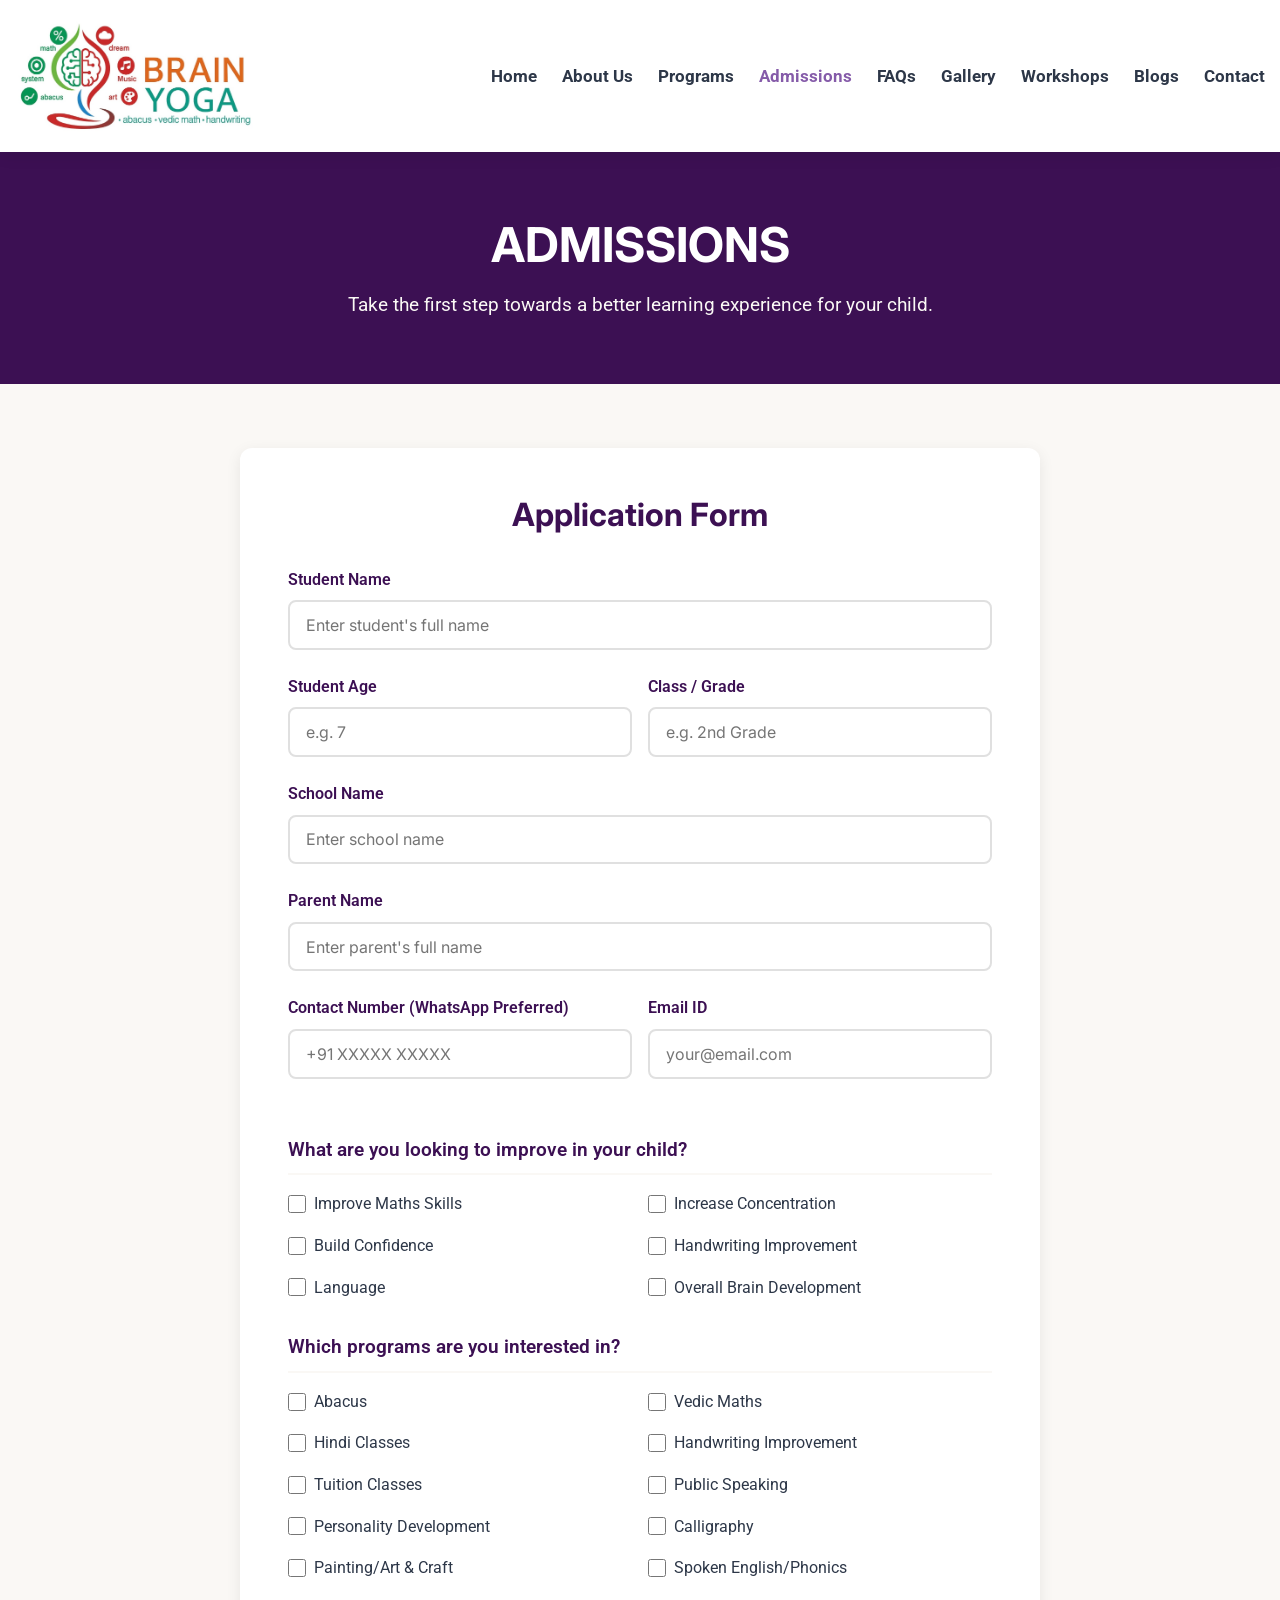
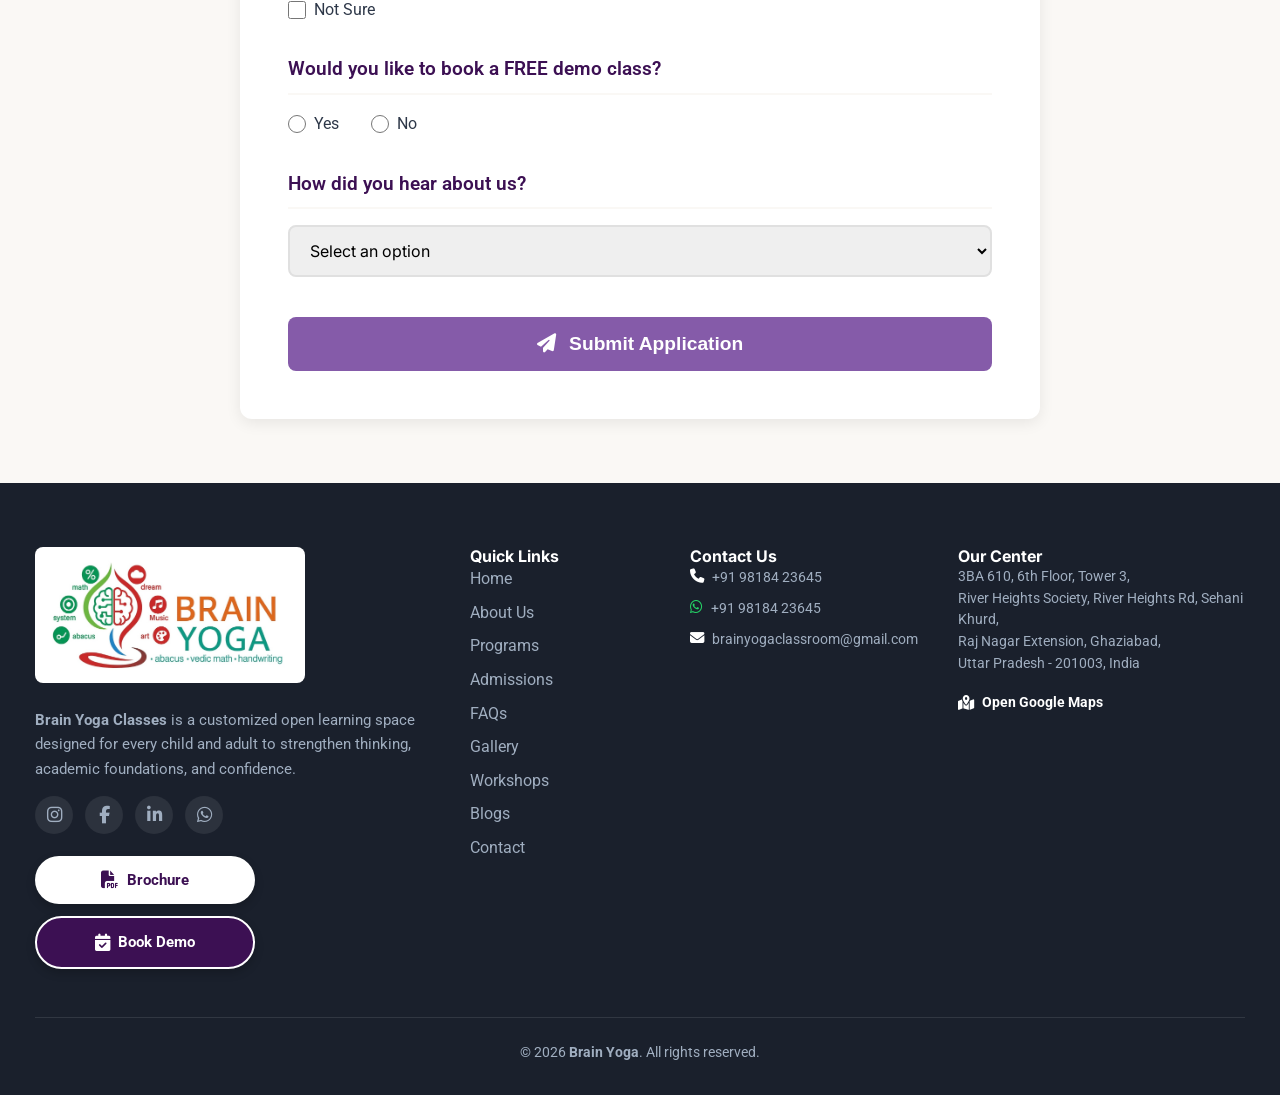
<file: admissions.html>
<!DOCTYPE html>
<html lang="en">

<head>
    <meta charset="UTF-8">
    <meta name="viewport" content="width=device-width, initial-scale=1.0">
    <title>Admissions | Brain Yoga Classes</title>
    <meta name="description" content="Open the door to better learning and brighter opportunities. Enrol your child in Brain Yoga Classes and help them build skills that support success in school and beyond.">
    <link rel="canonical" href="https://brainyogaclassroom.in/admissions">
    <!-- Google Fonts -->
    <link rel="preconnect" href="https://fonts.googleapis.com">
    <link rel="preconnect" href="https://fonts.gstatic.com" crossorigin>
    <link
        href="https://fonts.googleapis.com/css2?family=Inter:wght@400;500;600;700;800&family=Roboto:wght@400;500;700&display=swap"
        rel="stylesheet">
    <!-- Font Awesome -->
    <link rel="stylesheet" href="https://cdnjs.cloudflare.com/ajax/libs/font-awesome/6.4.0/css/all.min.css">
    <!-- CSS -->
    <link rel="stylesheet" href="css/style.css">
    <style>
        .form-container {
            background-color: var(--color-white);
            padding: 3rem;
            border-radius: 12px;
            box-shadow: var(--box-shadow);
            max-width: 800px;
            margin: 0 auto;
        }

        .form-group {
            margin-bottom: 1.5rem;
        }

        .form-label {
            display: block;
            margin-bottom: 0.5rem;
            font-weight: 600;
            color: var(--color-purple-dark);
        }

        .form-control {
            width: 100%;
            padding: 0.8rem 1rem;
            border: 2px solid #e0e0e0;
            border-radius: 8px;
            font-family: 'Inter', sans-serif;
            font-size: 1rem;
            transition: all 0.3s ease;
        }

        .form-control:focus {
            outline: none;
            border-color: var(--color-purple-primary);
            box-shadow: 0 0 0 3px rgba(139, 92, 246, 0.2);
        }

        .checkbox-grid {
            display: grid;
            grid-template-columns: repeat(auto-fit, minmax(250px, 1fr));
            gap: 1rem;
        }

        .checkbox-item {
            display: flex;
            align-items: center;
            gap: 0.5rem;
            cursor: pointer;
        }

        .checkbox-item input[type="checkbox"],
        .checkbox-item input[type="radio"] {
            width: 18px;
            height: 18px;
            accent-color: var(--color-purple-primary);
            cursor: pointer;
        }

        .submit-btn {
            width: 100%;
            padding: 1rem;
            background-color: var(--color-purple-primary);
            color: var(--color-white);
            border: none;
            border-radius: 8px;
            font-size: 1.2rem;
            font-weight: 700;
            cursor: pointer;
            transition: all 0.3s ease;
            margin-top: 1rem;
        }

        .submit-btn:hover {
            background-color: var(--color-purple-dark);
            transform: translateY(-2px);
        }
    </style>
</head>

<body>
    <!-- Header Navigation -->
    <header>
        <div class="container navbar">
            <a href="index.html" class="logo" style="display: flex; align-items: center; text-decoration: none;">
                <img src="images/New logo.jpg" alt="Brain Yoga" style="height: 140px; object-fit: contain;">
            </a>
            <nav>
                <button class="menu-toggle" id="menuToggle" aria-label="Toggle Navigation">
                    <i class="fa-solid fa-bars"></i>
                </button>
                <ul class="nav-links" id="navLinks">
                    <li><a href="index.html">Home</a></li>
                    <li><a href="about.html">About Us</a></li>
                    <li><a href="programs.html">Programs</a></li>
                    <li><a href="admissions.html" class="active">Admissions</a></li>
                    <li><a href="faqs.html">FAQs</a></li>
                    <li><a href="gallery.html">Gallery</a></li>
                    <li><a href="workshops.html">Workshops</a></li>
                    <li><a href="blogs.html">Blogs</a></li>
                    <li><a href="contact.html">Contact</a></li>
                </ul>
            </nav>
        </div>
    </header>

    <!-- Page Header -->
    <section class="page-header"
        style="background-color: var(--color-purple-dark); padding: 4rem 0; text-align: center;">
        <div class="container">
            <h1 style="color: var(--color-white); font-size: 3rem; margin-bottom: 1rem;">ADMISSIONS</h1>
            <p style="color: var(--color-cream); font-size: 1.2rem; max-width: 600px; margin: 0 auto;">Take the first
                step towards a better learning experience for your child.</p>
        </div>
    </section>

    <!-- Admission Form Section -->
    <section class="section" style="padding: 4rem 0; background-color: var(--color-cream);">
        <div class="container">
            <div class="form-container">
                <h2 style="text-align: center; color: var(--color-purple-dark); margin-bottom: 2rem; font-size: 2rem;">
                    Application Form</h2>
                <form action="https://formsubmit.co/brainyogaclassroom@gmail.com" method="POST" id="admissionForm">
                    <!-- FormSubmit Configuration -->
                    <input type="hidden" name="_subject" value="New Admission Application - Brain Yoga">
                    <input type="hidden" name="_template" value="table">
                    <input type="hidden" name="_captcha" value="false">
                    <input type="text" name="_honey" style="display:none">

                    <div class="form-group">
                        <label class="form-label">Student Name</label>
                        <input type="text" name="Student_Name" class="form-control"
                            placeholder="Enter student's full name" required>
                    </div>

                    <div style="display: grid; grid-template-columns: 1fr 1fr; gap: 1rem;">
                        <div class="form-group">
                            <label class="form-label">Student Age</label>
                            <input type="number" name="Student_Age" class="form-control" placeholder="e.g. 7" required>
                        </div>
                        <div class="form-group">
                            <label class="form-label">Class / Grade</label>
                            <input type="text" name="Class_or_Grade" class="form-control" placeholder="e.g. 2nd Grade"
                                required>
                        </div>
                    </div>

                    <div class="form-group">
                        <label class="form-label">School Name</label>
                        <input type="text" name="School_Name" class="form-control" placeholder="Enter school name"
                            required>
                    </div>

                    <div class="form-group">
                        <label class="form-label">Parent Name</label>
                        <input type="text" name="Parent_Name" class="form-control"
                            placeholder="Enter parent's full name" required>
                    </div>

                    <div style="display: grid; grid-template-columns: 1fr 1fr; gap: 1rem;">
                        <div class="form-group">
                            <label class="form-label">Contact Number (WhatsApp Preferred)</label>
                            <input type="tel" name="Contact_Number" class="form-control" placeholder="+91 XXXXX XXXXX"
                                required>
                        </div>
                        <div class="form-group">
                            <label class="form-label">Email ID</label>
                            <input type="email" name="Email_ID" class="form-control" placeholder="your@email.com"
                                required>
                        </div>
                    </div>

                    <div class="form-group" style="margin-top: 2rem;">
                        <label class="form-label"
                            style="font-size: 1.2rem; border-bottom: 2px solid var(--color-cream); padding-bottom: 0.5rem; margin-bottom: 1rem;">What
                            are you looking to improve in your child?</label>
                        <div class="checkbox-grid">
                            <label class="checkbox-item"><input type="checkbox" name="Improvement_Areas[]"
                                    value="Maths Skills"> Improve Maths Skills</label>
                            <label class="checkbox-item"><input type="checkbox" name="Improvement_Areas[]"
                                    value="Concentration"> Increase Concentration</label>
                            <label class="checkbox-item"><input type="checkbox" name="Improvement_Areas[]"
                                    value="Confidence">
                                Build Confidence</label>
                            <label class="checkbox-item"><input type="checkbox" name="Improvement_Areas[]"
                                    value="Handwriting"> Handwriting Improvement</label>
                            <label class="checkbox-item"><input type="checkbox" name="Improvement_Areas[]"
                                    value="Language">
                                Language</label>
                            <label class="checkbox-item"><input type="checkbox" name="Improvement_Areas[]"
                                    value="Brain Development"> Overall Brain Development</label>
                        </div>
                    </div>

                    <div class="form-group" style="margin-top: 2rem;">
                        <label class="form-label"
                            style="font-size: 1.2rem; border-bottom: 2px solid var(--color-cream); padding-bottom: 0.5rem; margin-bottom: 1rem;">Which
                            programs are you interested in?</label>
                        <div class="checkbox-grid">
                            <label class="checkbox-item"><input type="checkbox" name="Interested_Programs[]"
                                    value="Abacus">
                                Abacus</label>
                            <label class="checkbox-item"><input type="checkbox" name="Interested_Programs[]"
                                    value="Vedic Maths"> Vedic Maths</label>
                            <label class="checkbox-item"><input type="checkbox" name="Interested_Programs[]"
                                    value="Hindi Classes"> Hindi Classes</label>
                            <label class="checkbox-item"><input type="checkbox" name="Interested_Programs[]"
                                    value="Handwriting"> Handwriting Improvement</label>
                            <label class="checkbox-item"><input type="checkbox" name="Interested_Programs[]"
                                    value="Tuition Classes"> Tuition Classes</label>
                            <label class="checkbox-item"><input type="checkbox" name="Interested_Programs[]"
                                    value="Public Speaking"> Public Speaking</label>
                            <label class="checkbox-item"><input type="checkbox" name="Interested_Programs[]"
                                    value="Personality Development"> Personality Development</label>
                            <label class="checkbox-item"><input type="checkbox" name="Interested_Programs[]"
                                    value="Calligraphy"> Calligraphy</label>
                            <label class="checkbox-item"><input type="checkbox" name="Interested_Programs[]"
                                    value="Art & Craft"> Painting/Art & Craft</label>
                            <label class="checkbox-item"><input type="checkbox" name="Interested_Programs[]"
                                    value="Spoken English"> Spoken English/Phonics</label>
                            <label class="checkbox-item"><input type="checkbox" name="Interested_Programs[]"
                                    value="Not Sure">
                                Not Sure</label>
                        </div>
                    </div>

                    <div class="form-group" style="margin-top: 2rem;">
                        <label class="form-label"
                            style="font-size: 1.2rem; border-bottom: 2px solid var(--color-cream); padding-bottom: 0.5rem; margin-bottom: 1rem;">Would
                            you like to book a FREE demo class?</label>
                        <div style="display: flex; gap: 2rem;">
                            <label class="checkbox-item"><input type="radio" name="Book_Free_Demo" value="Yes" required>
                                Yes</label>
                            <label class="checkbox-item"><input type="radio" name="Book_Free_Demo" value="No">
                                No</label>
                        </div>
                    </div>

                    <div class="form-group" style="margin-top: 2rem;">
                        <label class="form-label"
                            style="font-size: 1.2rem; border-bottom: 2px solid var(--color-cream); padding-bottom: 0.5rem; margin-bottom: 1rem;">How
                            did you hear about us?</label>
                        <select class="form-control" name="How_Hear_About_Us" id="hearAbout"
                            onchange="toggleOtherInput()">
                            <option value="">Select an option</option>
                            <option value="Social Media">Social Media</option>
                            <option value="Google">Google</option>
                            <option value="Referral">Referral</option>
                            <option value="Nearby / Local Area">Nearby / Local Area</option>
                            <option value="Other">Other</option>
                        </select>
                        <input type="text" name="Other_Hear_About_Source" id="otherSource" class="form-control"
                            placeholder="Please specify..." style="display: none; margin-top: 1rem;">
                    </div>

                    <button type="submit" class="submit-btn"><i class="fa-solid fa-paper-plane"
                            style="margin-right: 8px;"></i> Submit Application</button>
                </form>
            </div>
        </div>
    </section>

    <!-- Footer -->
    <footer>
        <div class="container">
            <div class="footer-grid">
                <div class="footer-brand">
                    <a href="index.html" class="logo"
                        style="display: inline-flex; align-items: center; text-decoration: none; margin-bottom: 15px;">
                        <div
                            style="background: white; padding: 8px 12px; border-radius: 8px; display: inline-flex; align-items: center; justify-content: center;">
                            <img src="images/New logo.jpg" alt="Brain Yoga" style="height: 50px; object-fit: contain;">
                        </div>
                    </a>
                    <p style="font-size: 0.95rem; color: #A0AEC0; margin-top: 10px; line-height: 1.6;">
                        <strong>Brain Yoga Classes</strong> is a customized open learning space designed for every child
                        and adult to strengthen thinking, academic foundations, and confidence.
                    </p>
                    <div class="footer-socials" style="display: flex; gap: 12px; margin-top: 15px;">
                        <a href="https://www.instagram.com/the.brainyoga?igsh=MTBhbWpsMm92dXhmaQ==" target="_blank"
                            title="Instagram"><i class="fa-brands fa-instagram"></i></a>
                        <a href="https://www.facebook.com/share/1BLQqWdBDm/" target="_blank" title="Facebook"><i
                                class="fa-brands fa-facebook-f"></i></a>
                        <a href="https://www.linkedin.com/company/brain-yoga-classroom/" target="_blank"
                            title="LinkedIn"><i class="fa-brands fa-linkedin-in"></i></a>
                        <a href="https://wa.me/+919818423645" target="_blank" title="WhatsApp"><i
                                class="fa-brands fa-whatsapp"></i></a>
                    </div>
                    <div style="margin-top: 22px; display: flex; flex-direction: column; gap: 12px; max-width: 220px;">
                        <a href="Brochure.pdf" target="_blank" class="footer-btn footer-btn-white">
                            <i class="fa-solid fa-file-pdf" style="font-size: 1.1rem;"></i> Brochure
                        </a>
                        <a href="contact.html" class="footer-btn footer-btn-purple">
                            <i class="fa-solid fa-calendar-check" style="font-size: 1.1rem;"></i> Book Demo
                        </a>
                    </div>
                </div>
                <div>
                    <h4 class="footer-title">Quick Links</h4>
                    <ul class="footer-links">
                        <li><a href="index.html">Home</a></li>
                        <li><a href="about.html">About Us</a></li>
                        <li><a href="programs.html">Programs</a></li>
                        <li><a href="admissions.html">Admissions</a></li>
                        <li><a href="faqs.html">FAQs</a></li>
                        <li><a href="gallery.html">Gallery</a></li>
                        <li><a href="workshops.html">Workshops</a></li>
                        <li><a href="blogs.html">Blogs</a></li>
                        <li><a href="contact.html">Contact</a></li>
                    </ul>
                </div>
                <div>
                    <h4 class="footer-title">Contact Us</h4>
                    <ul class="footer-links">
                        <li
                            style="display: flex; align-items: flex-start; gap: 8px; color: #A0AEC0; font-size: 0.9rem;">
                            <i class="fa-solid fa-phone" style="color: #FFFFFF; margin-top: 3px;"></i>
                            <a href="tel:+919818423645" class="footer-contact-link">+91 98184 23645</a>
                        </li>
                        <li
                            style="display: flex; align-items: flex-start; gap: 8px; color: #A0AEC0; font-size: 0.9rem;">
                            <i class="fa-brands fa-whatsapp" style="color: #25D366; margin-top: 3px;"></i>
                            <a href="https://wa.me/+919818423645" target="_blank" class="footer-contact-link">+91 98184
                                23645</a>
                        </li>
                        <li
                            style="display: flex; align-items: flex-start; gap: 8px; color: #A0AEC0; font-size: 0.9rem;">
                            <i class="fa-solid fa-envelope" style="color: #FFFFFF; margin-top: 3px;"></i>
                            <a href="mailto:brainyogaclassroom@gmail.com"
                                class="footer-contact-link">brainyogaclassroom@gmail.com</a>
                        </li>
                    </ul>
                </div>
                <div>
                    <h4 class="footer-title">Our Center</h4>
                    <p style="font-size: 0.9rem; color: #A0AEC0; line-height: 1.5; margin-bottom: 12px;">
                        3BA 610, 6th Floor, Tower 3,<br>
                        River Heights Society, River Heights Rd, Sehani Khurd,<br>
                        Raj Nagar Extension, Ghaziabad,<br>
                        Uttar Pradesh - 201003, India
                    </p>
                    <a href="https://maps.app.goo.gl/bH7ZdZABk1bosk6B9?g_st=ac" target="_blank"
                        class="footer-maps-link">
                        <i class="fa-solid fa-map-location-dot" style="color: #FFFFFF;"></i> <strong>Open Google
                            Maps</strong>
                    </a>
                </div>
            </div>
            <div class="footer-bottom">
                <p>&copy; 2026 <strong>Brain Yoga</strong>. All rights reserved.</p>
            </div>
        </div>
    </footer>

    <!-- Scripts -->
    <script src="js/main.js"></script>
    <script>
        function toggleOtherInput() {
            const select = document.getElementById('hearAbout');
            const otherInput = document.getElementById('otherSource');
            if (select.value === 'Other') {
                otherInput.style.display = 'block';
                otherInput.required = true;
            } else {
                otherInput.style.display = 'none';
                otherInput.required = false;
            }
        }

        document.getElementById('admissionForm').addEventListener('submit', function (e) {
            e.preventDefault();
            const form = this;
            const submitBtn = form.querySelector('.submit-btn');
            const originalText = submitBtn.innerHTML;

            // Check if browsing via file:// protocol
            if (window.location.protocol === 'file:') {
                alert("FormSubmit does not support local HTML files (file:// protocol).\n\nPlease open this page using a local web server (such as VS Code Live Server or by running 'python3 -m http.server 8000' in the folder) or host it on GitHub Pages/live server to test the form submission.");
                return;
            }

            // Show loading state
            submitBtn.innerHTML = '<i class="fa-solid fa-circle-notch fa-spin" style="margin-right: 8px;"></i> Submitting...';
            submitBtn.disabled = true;

            const formData = new FormData(form);

            fetch("https://formsubmit.co/ajax/brainyogaclassroom@gmail.com", {
                method: "POST",
                body: formData,
                headers: {
                    'Accept': 'application/json'
                }
            })
                .then(response => response.json())
                .then(data => {
                    submitBtn.innerHTML = originalText;
                    submitBtn.disabled = false;

                    if (data.success === "true") {
                        // Hide the form container
                        form.style.display = 'none';
                        // Show a gorgeous, custom success card inside the form container
                        const successDiv = document.createElement('div');
                        successDiv.id = 'form-success';
                        successDiv.style.textAlign = 'center';
                        successDiv.style.padding = '3rem';
                        successDiv.style.color = 'var(--color-purple-dark)';
                        successDiv.innerHTML = `
                        <i class="fa-solid fa-circle-check" style="font-size: 4.5rem; color: #48BB78; margin-bottom: 1.5rem; display: block;"></i>
                        <h2 style="font-size: 2.2rem; margin-bottom: 1rem; font-family: var(--font-heading);">Application Submitted!</h2>
                        <p style="font-size: 1.15rem; color: var(--color-text-light); line-height: 1.6; max-width: 500px; margin: 0 auto 2.5rem;">
                            Thank you for applying. We have received your admission application and will get in touch with you shortly.
                        </p>
                        <a href="index.html" class="btn btn-primary" style="display: inline-block; padding: 12px 30px; border-radius: 50px; text-decoration: none; font-weight: 600; background-color: var(--color-purple-primary); color: white;">Return Home</a>
                    `;
                        form.parentNode.appendChild(successDiv);
                        successDiv.scrollIntoView({ behavior: 'smooth' });
                    } else {
                        if (data.message && data.message.includes('activate')) {
                            alert("FormSubmit requires activation. A confirmation email has been sent to brainyogaclassroom@gmail.com. Please log in to that email account and click 'Activate Form' to start receiving submissions.");
                        } else {
                            alert("Something went wrong: " + (data.message || "Please try again later."));
                        }
                    }
                })
                .catch(error => {
                    submitBtn.innerHTML = originalText;
                    submitBtn.disabled = false;
                    console.error("Error submitting form:", error);
                    alert("Submission failed. Please check your internet connection and try again.");
                });
        });
    </script>
</body>

</html>
</file>
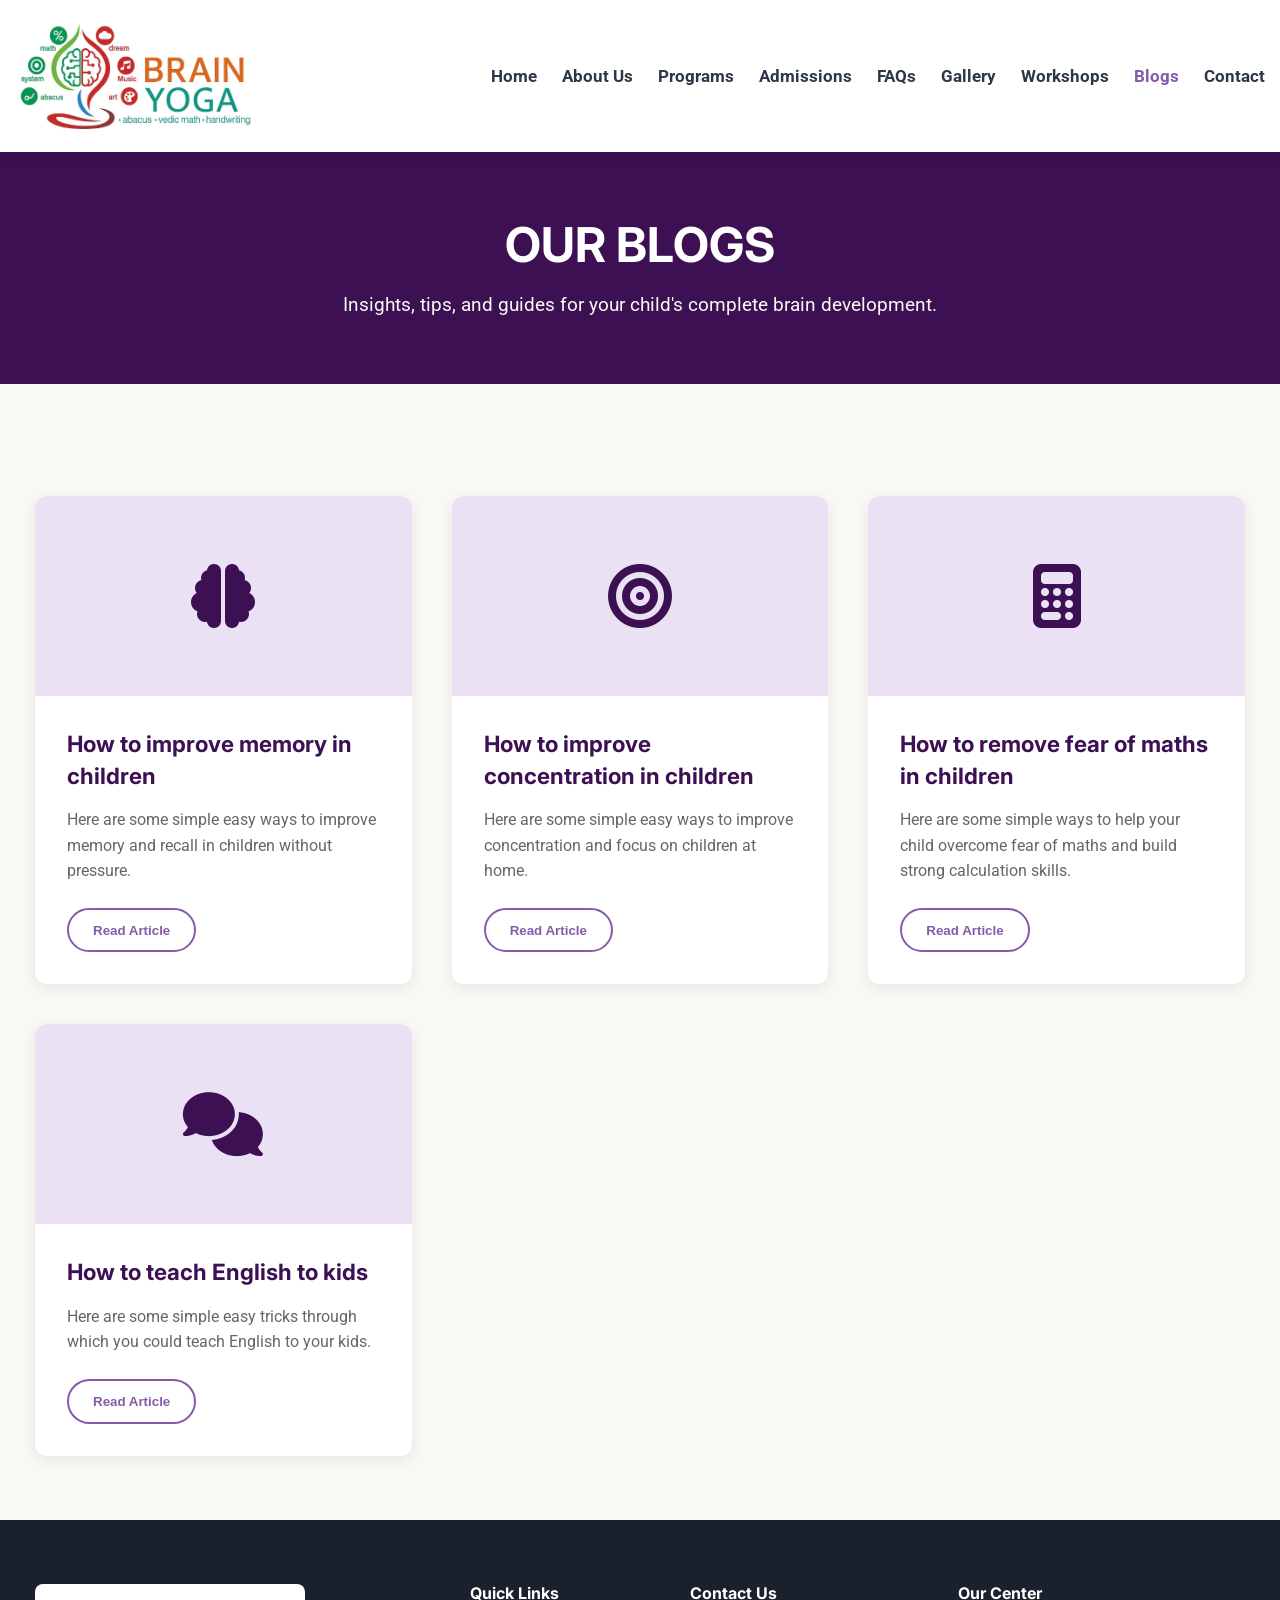
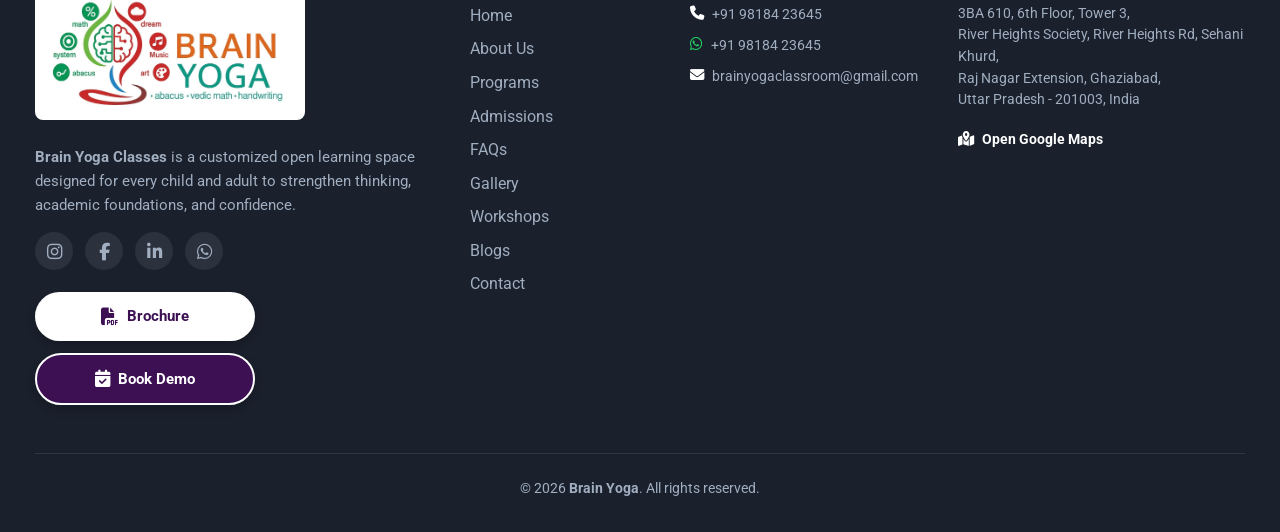
<file: blogs.html>
<!DOCTYPE html>
<html lang="en">

<head>
    <meta charset="UTF-8">
    <meta name="viewport" content="width=device-width, initial-scale=1.0">
    <title>Blogs | Brain Yoga Classes</title>
    <meta name="description" content="Discover practical tips, parenting insights and expert guidance on child development, learning techniques, education and building strong foundations for lifelong success.">
    <link rel="canonical" href="https://brainyogaclassroom.in/blogs">
    <!-- Google Fonts -->
    <link rel="preconnect" href="https://fonts.googleapis.com">
    <link rel="preconnect" href="https://fonts.gstatic.com" crossorigin>
    <link
        href="https://fonts.googleapis.com/css2?family=Inter:wght@400;500;600;700;800&family=Roboto:wght@400;500;700&display=swap"
        rel="stylesheet">
    <!-- Font Awesome -->
    <link rel="stylesheet" href="https://cdnjs.cloudflare.com/ajax/libs/font-awesome/6.4.0/css/all.min.css">
    <!-- CSS -->
    <link rel="stylesheet" href="css/style.css">
    <style>
        .blog-grid {
            display: grid;
            grid-template-columns: repeat(auto-fit, minmax(320px, 1fr));
            gap: 2.5rem;
            margin-top: 3rem;
        }

        .blog-card {
            background-color: var(--color-white);
            border-radius: 12px;
            overflow: hidden;
            box-shadow: var(--box-shadow);
            transition: transform 0.3s ease, box-shadow 0.3s ease;
            display: flex;
            flex-direction: column;
        }

        .blog-card:hover {
            transform: translateY(-5px);
            box-shadow: 0 15px 30px rgba(0, 0, 0, 0.1);
        }

        .blog-img {
            width: 100%;
            height: 200px;
            background-color: var(--color-purple-light);
            display: flex;
            align-items: center;
            justify-content: center;
            font-size: 4rem;
            color: var(--color-purple-dark);
        }

        .blog-content {
            padding: 2rem;
            flex-grow: 1;
            display: flex;
            flex-direction: column;
        }

        .blog-title {
            color: var(--color-purple-dark);
            font-size: 1.4rem;
            margin-bottom: 1rem;
            line-height: 1.4;
        }

        .blog-excerpt {
            color: #666;
            margin-bottom: 1.5rem;
            line-height: 1.6;
            flex-grow: 1;
        }

        .read-more-btn {
            background-color: transparent;
            color: var(--color-purple-primary);
            border: 2px solid var(--color-purple-primary);
            padding: 0.8rem 1.5rem;
            border-radius: 50px;
            font-weight: 600;
            cursor: pointer;
            transition: all 0.3s ease;
            align-self: flex-start;
        }

        .read-more-btn:hover {
            background-color: var(--color-purple-primary);
            color: var(--color-white);
        }

        /* Modal Styles */
        .modal {
            display: none;
            position: fixed;
            z-index: 1000;
            left: 0;
            top: 0;
            width: 100%;
            height: 100%;
            overflow: auto;
            background-color: rgba(0, 0, 0, 0.6);
            backdrop-filter: blur(5px);
        }

        .modal-content {
            background-color: var(--color-white);
            margin: 5% auto;
            padding: 3rem;
            border-radius: 12px;
            width: 80%;
            max-width: 800px;
            position: relative;
            box-shadow: 0 25px 50px -12px rgba(0, 0, 0, 0.25);
            animation: modalFadeIn 0.3s;
        }

        @keyframes modalFadeIn {
            from {
                opacity: 0;
                transform: translateY(-50px);
            }

            to {
                opacity: 1;
                transform: translateY(0);
            }
        }

        .close-modal {
            color: #aaa;
            position: absolute;
            top: 20px;
            right: 30px;
            font-size: 28px;
            font-weight: bold;
            cursor: pointer;
            transition: color 0.3s;
        }

        .close-modal:hover {
            color: var(--color-purple-dark);
        }

        .modal-body {
            color: #4a4a4a;
            line-height: 1.8;
            font-size: 1.1rem;
        }

        .modal-body h2 {
            color: var(--color-purple-dark);
            margin-bottom: 2rem;
            font-size: 2rem;
            line-height: 1.3;
        }



        .modal-body p {
            margin-bottom: 1rem;
        }

        .modal-body hr {
            border: 0;
            height: 1px;
            background: #eee;
            margin: 2rem 0;
        }





        .modal-body h3 {
            color: var(--color-purple-dark);
            margin-top: 2.5rem;
            margin-bottom: 1.2rem;
            font-size: 1.4rem;
            position: relative;
            padding-bottom: 0.5rem;
            font-weight: 700;
        }

        .modal-body h3::after {
            content: '';
            position: absolute;
            bottom: 0;
            left: 0;
            width: 60px;
            height: 4px;
            background: var(--color-purple-gradient);
            border-radius: 2px;
        }

        .modal-body ul {
            list-style: none;
            padding-left: 0;
            margin-top: 1rem;
            margin-bottom: 1.5rem;
        }

        .modal-body li {
            position: relative;
            padding-left: 2rem;
            margin-bottom: 0.8rem;
            font-weight: 500;
            color: #333;
        }

        .modal-body li::before {
            content: '🟣';
            position: absolute;
            left: 0;
            top: 2px;
            font-size: 0.8rem;
        }

        .highlight-brand {
            font-weight: 800;
            color: var(--color-purple-dark);
            background: linear-gradient(120deg, var(--color-purple-light) 0%, transparent 100%);
            padding: 2px 6px;
            border-radius: 6px;
            display: inline-block;
        }

        .modal-body p {
            margin-bottom: 1.2rem;
            letter-spacing: 0.2px;
        }

        /* Contact Box in Modals */
        .contact-box {
            background: linear-gradient(135deg, var(--color-purple-light) 0%, #FAF6FC 100%);
            border-left: 5px solid var(--color-purple-primary);
            padding: 1.5rem;
            border-radius: 12px;
            margin: 2rem 0;
            box-shadow: 0 4px 15px rgba(133, 91, 169, 0.08);
            text-align: left;
        }

        .contact-box p {
            margin-bottom: 0.8rem !important;
            font-weight: 700;
            color: var(--color-purple-dark) !important;
            display: flex;
            align-items: flex-start;
            gap: 12px;
            font-size: 1.05rem;
            line-height: 1.5;
        }

        .contact-box p:last-child {
            margin-bottom: 0 !important;
        }

        .contact-box i {
            color: var(--color-purple-primary);
            font-size: 1.2rem;
            margin-top: 3px;
            flex-shrink: 0;
        }
    </style>
</head>

<body>
    <!-- Header Navigation -->
    <header>
        <div class="container navbar">
            <a href="index.html" class="logo" style="display: flex; align-items: center; text-decoration: none;">
                <img src="images/New logo.jpg" alt="Brain Yoga" style="height: 140px; object-fit: contain;">
            </a>
            <nav>
                <button class="menu-toggle" id="menuToggle" aria-label="Toggle Navigation">
                    <i class="fa-solid fa-bars"></i>
                </button>
                <ul class="nav-links" id="navLinks">
                    <li><a href="index.html">Home</a></li>
                    <li><a href="about.html">About Us</a></li>
                    <li><a href="programs.html">Programs</a></li>
                    <li><a href="admissions.html">Admissions</a></li>
                    <li><a href="faqs.html">FAQs</a></li>
                    <li><a href="gallery.html">Gallery</a></li>
                    <li><a href="workshops.html">Workshops</a></li>
                    <li><a href="blogs.html" class="active">Blogs</a></li>
                    <li><a href="contact.html">Contact</a></li>
                </ul>
            </nav>
        </div>
    </header>

    <!-- Page Header -->
    <section class="page-header"
        style="background-color: var(--color-purple-dark); padding: 4rem 0; text-align: center;">
        <div class="container">
            <h1 style="color: var(--color-white); font-size: 3rem; margin-bottom: 1rem;">OUR BLOGS</h1>
            <p style="color: var(--color-cream); font-size: 1.2rem; max-width: 600px; margin: 0 auto;">Insights, tips,
                and guides for your child's complete brain development.</p>
        </div>
    </section><!-- Blogs Section -->
    <section class="section" style="padding: 4rem 0; background-color: var(--color-cream);">
        <div class="container">

            <div class="blog-grid">

                <!-- Blog 1 -->
                <div class="blog-card">
                    <div class="blog-img"><i class="fa-solid fa-brain"></i></div>
                    <div class="blog-content">
                        <h3 class="blog-title">How to improve memory in children</h3>
                        <p class="blog-excerpt">Here are some simple easy ways to improve memory and recall in children
                            without pressure.</p>
                        <button class="read-more-btn" onclick="openModal('modal1')">Read Article</button>
                    </div>
                </div>

                <!-- Blog 2 -->
                <div class="blog-card">
                    <div class="blog-img"><i class="fa-solid fa-bullseye"></i></div>
                    <div class="blog-content">
                        <h3 class="blog-title">How to improve concentration in children</h3>
                        <p class="blog-excerpt">Here are some simple easy ways to improve concentration and focus on
                            children at home.</p>
                        <button class="read-more-btn" onclick="openModal('modal2')">Read Article</button>
                    </div>
                </div>

                <!-- Blog 3 -->
                <div class="blog-card">
                    <div class="blog-img"><i class="fa-solid fa-calculator"></i></div>
                    <div class="blog-content">
                        <h3 class="blog-title">How to remove fear of maths in children</h3>
                        <p class="blog-excerpt">Here are some simple ways to help your child overcome fear of maths and
                            build strong calculation skills.</p>
                        <button class="read-more-btn" onclick="openModal('modal3')">Read Article</button>
                    </div>
                </div>

                <!-- Blog 4 -->
                <div class="blog-card">
                    <div class="blog-img"><i class="fa-solid fa-comments"></i></div>
                    <div class="blog-content">
                        <h3 class="blog-title">How to teach English to kids</h3>
                        <p class="blog-excerpt">Here are some simple easy tricks through which you could teach English
                            to your kids.</p>
                        <button class="read-more-btn" onclick="openModal('modal4')">Read Article</button>
                    </div>
                </div>

            </div>
        </div>
    </section>

    <!-- Blog Modals -->

    <!-- Modal 1 -->
    <div id="modal1" class="modal">
        <div class="modal-content">
            <span class="close-modal" onclick="closeModal('modal1')">&times;</span>
            <div class="modal-body">
                <h2>Turn Weak Memory Into Strong Recall With The Right Learning Methods For Your Child</h2>
                <p>Does your child study but forget everything the next day? Do they revise again and again but still
                    struggle to recall during tests? Do you feel they understand concepts but cannot remember them at
                    the right time?</p>
                <p>If yes, this is not a learning issue. This is a memory training issue. Many parents today are
                    searching for ways to improve memory in children because traditional study methods are not enough
                    anymore.</p>
                <p>Memory is not about reading more. It is about training the brain to store and recall information
                    correctly.</p>
                <h3>Why do children forget what they study?</h3>
                <p>Children do not forget because they are careless. They forget because the brain is not trained to
                    retain information.</p>
                <ul>
                    <li>You may notice:</li>
                    <li>They revise but cannot recall during exams</li>
                    <li>They forget formulas or concepts quickly</li>
                    <li>They need repeated reminders</li>
                    <li>They lose confidence due to poor recall</li>
                </ul>
                <p>This is why parents are now looking for memory improvement classes for kids that focus on retention,
                    not just studying.</p>
                <h3>Is repeated studying enough to improve memory?</h3>
                <p>Reading the same thing again and again does not guarantee memory improvement. Without the right
                    techniques, the brain does not store information effectively.</p>
                <ul>
                    <li>Children need structured methods like:</li>
                    <li>Visual learning</li>
                    <li>Pattern recognition</li>
                    <li>Repetition with understanding</li>
                    <li>Practical application</li>
                </ul>
                <p>That is where brain development classes for kids help by training how the brain processes
                    information.</p>
                <h3>What problems does weak memory create?</h3>
                <p>If memory is weak, it affects more than just marks.</p>
                <ul>
                    <li>Poor performance in exams</li>
                    <li>Lack of confidence</li>
                    <li>Fear of studies</li>
                    <li>Difficulty in understanding advanced concepts</li>
                    <li>Dependence on constant revision</li>
                </ul>
                <p>This is why improving memory early becomes important for long term learning.</p>
                <h3>Can memory really be improved naturally?</h3>
                <p>Yes, but only when the brain is trained in the right way.</p>
                <ul>
                    <li>Children improve memory when they:</li>
                    <li>Practise structured learning techniques</li>
                    <li>Engage in brain activating activities</li>
                    <li>Build connections instead of memorising blindly</li>
                    <li>Get consistent guidance</li>
                </ul>
                <p>That is why many parents now choose memory development classes for children instead of only relying
                    on school learning.</p>
                <h3>Why do some children remember faster than others?</h3>
                <p>The difference is not intelligence. It is training.</p>
                <p>Children who practise calculation based activities, pattern recognition, and visual learning develop
                    stronger memory naturally.</p>
                <p>This is why programs like <strong>Abacus</strong> and <strong>Vedic Maths</strong> are considered
                    effective fast learning techniques for kids, as they train both memory and thinking speed together.
                </p>
                <h3>This is where most parents feel stuck</h3>
                <p>Even after knowing the problem, parents often try random solutions.</p>
                <ul>
                    <li>More tuition</li>
                    <li>More revision</li>
                    <li>More pressure</li>
                </ul>
                <p>But none of these fix the core issue.</p>
                <p>What actually works is structured brain training.</p>
                <h3>How can <span class="highlight-brand">Brain Yoga Classes</span> improve your child’s memory?</h3>
                <p>At <span class="highlight-brand">Brain Yoga Classes</span>, we do not focus on memorising content. We
                    focus on training the brain to remember.</p>
                <ul>
                    <li>Our approach includes:</li>
                    <li><strong>Abacus</strong> training to strengthen memory and calculation speed</li>
                    <li><strong>Vedic Maths</strong> to improve retention and faster recall</li>
                    <li>Activity based learning to improve understanding</li>
                    <li>Regular practice sessions to build consistency</li>
                    <li>Step by step guidance for every child</li>
                </ul>
                <p>These methods help children store information better and recall it with confidence.</p>
                <h3>What makes <span class="highlight-brand">Brain Yoga</span> different from other coaching centres?
                </h3>
                <p>Most coaching centres focus on completing syllabus and giving homework.</p>
                <p>At <span class="highlight-brand">Brain Yoga Classes</span>, we focus on how your child learns.</p>
                <ul>
                    <li>We train memory along with understanding</li>
                    <li>We use practical and activity based methods</li>
                    <li>We focus on long term improvement</li>
                    <li>We build confidence through results</li>
                </ul>
                <p>This is why parents searching for the best memory improvement classes near me prefer structured
                    programs like ours.</p>
                <h3>So what do we conclude?</h3>
                <p>Weak memory is not permanent. It can be improved with the right methods and consistent practice.</p>
                <p>If your child is forgetting what they study, the solution is not more pressure. The solution is
                    better training.</p>
                <p>If you are looking for memory improvement classes near Rajnagar Extension where your child can
                    improve recall, confidence, and learning ability, <span class="highlight-brand">Brain Yoga
                        Classes</span> offer a structured approach that delivers real results.</p>
                <ul>
                    <li>Here are the details on how you can contact <span class="highlight-brand">Brain Yoga
                            Classes</span>:</li>
                </ul>
                <div class="contact-box">
                    <p><i class="fa-solid fa-location-dot"></i> <span><strong>Address:</strong> 3BA 610, 6th Floor, Tower 3 River Heights Society, River Heights Rd, Sehani Khurd, Raj Nagar Extension, Ghaziabad, Uttar Pradesh - 201003, India</span></p>
                    <p><i class="fa-solid fa-phone-volume"></i> <span><strong>Phone:</strong> +91 98184 23645</span></p>
                </div>
                <p>Help your child remember better so they can perform better.</p>
            </div>
        </div>
    </div>

    <!-- Modal 2 -->
    <div id="modal2" class="modal">
        <div class="modal-content">
            <span class="close-modal" onclick="closeModal('modal2')">&times;</span>
            <div class="modal-body">
                <h2>Turn Your Child’s Low Focus Into Sharp Concentration With The Right Training</h2>
                <p>Is your child unable to sit in one place for long? Do they start studying but get distracted within
                    minutes? Do they forget what they just learnt or lose interest halfway?</p>
                <p>If you have been noticing these signs, you are not alone. Many parents today are facing the same
                    issue and constantly searching for ways to improve concentration in children without putting
                    pressure on them.</p>
                <p>The truth is simple. Focus is not natural. It is trained. And when that training is missing, even a
                    smart child struggles to stay attentive.</p>
                <h3>Why do children struggle with focus today?</h3>
                <p>The environment around children has completely changed. Fast moving content, mobile usage, and
                    constant stimulation have reduced their attention span.</p>
                <ul>
                    <li>You may notice:</li>
                    <li>Your child gets distracted easily during studies</li>
                    <li>They avoid sitting for long study sessions</li>
                    <li>They forget things quickly</li>
                    <li>They lose interest in tasks that need patience</li>
                </ul>
                <p>This is exactly why parents today are actively looking for concentration improvement classes for kids
                    that focus on training the brain, not just completing homework.</p>
                <h3>Is it really a problem or just a habit?</h3>
                <p>Many parents think their child is careless. In reality, it is mostly a habit issue.</p>
                <p>When the brain is used to quick entertainment, it finds it difficult to stay with slow learning tasks
                    like reading or writing. Over time, this becomes a pattern.</p>
                <p>This is where structured methods like brain development classes for kids help in rebuilding attention
                    span step by step.</p>
                <h3>What problems can low concentration create?</h3>
                <p>If ignored, low focus starts affecting multiple areas of a child’s growth.</p>
                <ul>
                    <li>Weak academic performance</li>
                    <li>Lack of confidence</li>
                    <li>Difficulty in understanding concepts</li>
                    <li>Poor memory retention</li>
                    <li>Avoidance of studies</li>
                </ul>
                <p>This is not just about marks. It affects how a child learns and thinks in daily life.</p>
                <h3>So what actually improves concentration?</h3>
                <p>The solution is not forcing longer study hours. The solution is training the brain.</p>
                <ul>
                    <li>Children improve when they:</li>
                    <li>Follow a structured routine</li>
                    <li>Practise focused activities daily</li>
                    <li>Engage in thinking based tasks</li>
                    <li>Get proper guidance and consistency</li>
                </ul>
                <p>That is why many parents now prefer focus improvement classes for children instead of regular
                    tuition, because the root problem is attention, not just studies.</p>
                <h3>This is where most parents get stuck</h3>
                <p>Even after understanding the problem, parents often don’t know what to do next.</p>
                <p>Should they reduce screen time?</p>
                <p>Should they force more study hours?</p>
                <p>Should they change school methods?</p>
                <p>Without the right approach, these efforts do not give results.</p>
                <p>This is exactly where structured training makes the difference.</p>
                <h3>How can <span class="highlight-brand">Brain Yoga Classes</span> help your child?</h3>
                <p>At <span class="highlight-brand">Brain Yoga Classes</span>, the focus is not just on studies, but on
                    overall brain development.</p>
                <p>Instead of forcing children to sit and study, we train their mind to naturally stay focused.</p>
                <ul>
                    <li>We work through practical and activity based methods like:</li>
                    <li><strong>Abacus</strong> to improve concentration and calculation speed</li>
                    <li><strong>Vedic Maths</strong> to build faster thinking and accuracy</li>
                    <li>Handwriting improvement to increase patience and control</li>
                    <li>Phonics and language development to strengthen understanding</li>
                    <li>Personality development activities to build confidence</li>
                </ul>
                <p>These are not random classes. They are structured programs designed to improve attention span,
                    memory, and thinking ability together.</p>
                <h3>What makes <span class="highlight-brand">Brain Yoga</span> different from other centres?</h3>
                <p>Most tuition centres focus only on completing syllabus. The child studies, memorises, and moves on.
                </p>
                <p>At <span class="highlight-brand">Brain Yoga Classes</span>, the focus is different.</p>
                <ul>
                    <li>We train how the child thinks, not just what they study</li>
                    <li>We focus on long term improvement, not short term marks</li>
                    <li>We give attention to each child’s learning pattern</li>
                    <li>We use practical methods instead of only book learning</li>
                </ul>
                <p>This is why parents searching for the best brain development classes near me prefer structured
                    programs like ours.</p>
                <h3>So what do we conclude?</h3>
                <p>Low concentration is not a permanent problem. It is a skill that can be improved with the right
                    training.</p>
                <p>If your child is struggling to focus, the solution is not pressure. The solution is guided practice.
                </p>
                <p>If you are looking for concentration improvement classes near Rajnagar Extension or a place where
                    your child can build real focus and confidence, <span class="highlight-brand">Brain Yoga
                        Classes</span> provide a structured and practical approach that delivers visible results.</p>
                <ul>
                    <li>Here are the details on how you can contact <span class="highlight-brand">Brain Yoga
                            Classes</span>:</li>
                </ul>
                <div class="contact-box">
                    <p><i class="fa-solid fa-location-dot"></i> <span><strong>Address:</strong> 3BA 610, 6th Floor, Tower 3 River Heights Society, River Heights Rd, Sehani Khurd, Raj Nagar Extension, Ghaziabad, Uttar Pradesh - 201003, India</span></p>
                    <p><i class="fa-solid fa-phone-volume"></i> <span><strong>Phone:</strong> +91 98184 23645</span></p>
                </div>
                <p>Help your child build strong focus today so they can perform better in every area of life.</p>
            </div>
        </div>
    </div>

    <!-- Modal 3 -->
    <div id="modal3" class="modal">
        <div class="modal-content">
            <span class="close-modal" onclick="closeModal('modal3')">&times;</span>
            <div class="modal-body">
                <h2>Make Numbers Easy And Build Strong Thinking Skills In Your Child With The Right Maths Approach</h2>
                <p>Does your child avoid maths practice or take too long to solve even simple sums? Do they get stuck in
                    steps and lose interest halfway? Do you notice hesitation the moment numbers get bigger?</p>
                <p>This is more common than it looks. Parents across age groups are searching for ways to remove fear of
                    maths in children because the subject often feels heavy instead of logical.</p>
                <p>Maths is not difficult by nature. It becomes difficult when the method feels long, confusing, or
                    rushed.</p>
                <h3>Why do children start feeling uncomfortable with maths?</h3>
                <p>This usually begins when the child stops understanding the process and starts memorising steps.</p>
                <ul>
                    <li>You may notice:</li>
                    <li>They rely on counting or fingers for basic sums</li>
                    <li>They take too much time for calculations</li>
                    <li>They avoid attempting new types of questions</li>
                    <li>They depend on help instead of trying first</li>
                </ul>
                <p>This is why parents often look for maths improvement classes for children that focus on clarity
                    rather than just practice.</p>
                <h3>What actually makes maths feel difficult?</h3>
                <p>It is not the numbers. It is the method.</p>
                <ul>
                    <li>When learning is based on long steps:</li>
                    <li>The brain feels overloaded</li>
                    <li>Small mistakes create bigger errors</li>
                    <li>Speed reduces</li>
                    <li>Interest drops</li>
                </ul>
                <p>This is where approaches like vedic maths classes for kids help by simplifying calculations and
                    reducing unnecessary steps.</p>
                <h3>What changes when the approach becomes simple?</h3>
                <p>The shift is visible when the child starts understanding patterns instead of memorising methods.</p>
                <ul>
                    <li>Calculations become faster</li>
                    <li>Accuracy improves naturally</li>
                    <li>The child starts attempting questions independently</li>
                    <li>Bigger problems no longer feel intimidating</li>
                </ul>
                <p>This is why many parents choose abacus classes for kids as a foundation for strong number sense and
                    quick calculation.</p>
                <h3>Can maths become a strong area for your child?</h3>
                <p>Yes, but it requires the right training from the base level.</p>
                <ul>
                    <li>Children improve when:</li>
                    <li>They learn shortcuts and patterns</li>
                    <li>They practise mental calculation regularly</li>
                    <li>They build number sense step by step</li>
                    <li>They are allowed to learn at their own pace</li>
                </ul>
                <p>This is what builds a sharp and active mind, not just better marks.</p>
                <h3>What does a strong maths foundation actually build?</h3>
                <p>Maths is not just about solving sums. It develops multiple skills together.</p>
                <ul>
                    <li>Faster thinking ability</li>
                    <li>Strong memory retention</li>
                    <li>Better focus during tasks</li>
                    <li>Higher patience level</li>
                    <li>Logical decision making</li>
                </ul>
                <p>That is why parents today search for best maths classes near me that focus on overall brain
                    development along with academics.</p>
                <h3>How does <span class="highlight-brand">Brain Yoga Classes</span> change the way your child learns
                    maths?</h3>
                <p>At <span class="highlight-brand">Brain Yoga Classes</span>, the focus is not on pushing children
                    through long methods. The aim is to make numbers feel simple and manageable.</p>
                <ul>
                    <li>Children are trained through:</li>
                    <li><strong>Abacus</strong> practice that improves mental calculation speed</li>
                    <li><strong>Vedic Maths</strong> techniques that reduce steps and increase accuracy</li>
                    <li>Regular exercises that sharpen memory and attention</li>
                    <li>Guided sessions that match the child’s learning pace</li>
                </ul>
                <p>Here, children do not just solve questions. They start understanding how numbers behave.</p>
                <h3>What makes this approach stand out?</h3>
                <p>The learning experience itself is different.</p>
                <ul>
                    <li>Children move from counting to mental calculation</li>
                    <li>Speed improves without pressure</li>
                    <li>Mistakes reduce because understanding is clear</li>
                    <li>Learning becomes smoother and more natural</li>
                </ul>
                <p>This is why parents looking for maths learning classes near Rajnagar Extension prefer structured
                    programs that focus on thinking skills.</p>
                <h3>So what do we conclude?</h3>
                <p>Maths becomes easy when the method becomes simple. The goal is not to make children memorise more,
                    but to help them think better.</p>
                <p>If your child is finding maths difficult, the solution is not extra pressure. The solution is the
                    right training that builds clarity, speed, and strong basics.</p>
                <p>If you are looking for math classes near Rajnagar where your child can improve calculation speed,
                    sharpen memory, and build a strong foundation, <span class="highlight-brand">Brain Yoga
                        Classes</span> provide a structured and practical learning approach.</p>
                <p>Now thinking where to find <span class="highlight-brand">Brain Yoga Classes</span>? Well we already
                    did the job for you just scroll down and you'll find its details below!</p>
                <div class="contact-box">
                    <p><i class="fa-solid fa-location-dot"></i> <span><strong>Address:</strong> 3BA 610, 6th Floor, Tower 3 River Heights Society, River Heights Rd, Sehani Khurd, Raj Nagar Extension, Ghaziabad, Uttar Pradesh - 201003, India</span></p>
                    <p><i class="fa-solid fa-phone-volume"></i> <span><strong>Phone:</strong> +91 98184 23645</span></p>
                </div>
                <p>What's Next? Just give your child the ability to handle numbers with ease and think faster in every
                    situation.</p>
            </div>
        </div>
    </div>

    <!-- Modal 4 -->
    <div id="modal4" class="modal">
        <div class="modal-content">
            <span class="close-modal" onclick="closeModal('modal4')">&times;</span>
            <div class="modal-body">
                <h2>Bridge The Gap Between Learning And Speaking With The Best Spoken English Classes For Your Child
                </h2>
                <p>You’ve probably seen this at home. Your child understands English, follows instructions, and manages
                    written work well. But when it comes to speaking, they hesitate or avoid it. This creates confusion
                    because the learning looks complete but the result is not visible in communication. The gap is not
                    about intelligence or effort. It is about how the language is being used.</p>
                <p>Understanding a language and speaking it are not the same skill. One grows through reading and
                    listening, while the other needs regular use in real situations. If speaking is not practised, the
                    child never becomes comfortable with it, no matter how well they understand English.</p>
                <h3>Was my child ever taught how to actually speak English?</h3>
                <p>Most children are taught English as a subject. They learn meanings, grammar, and how to write
                    answers. What they do not get is regular speaking practice. Because of this, they know the language
                    but do not know how to use it in conversation.</p>
                <p>Over time, this turns into a habit. The child waits, thinks, and then avoids speaking because there
                    is no natural flow. This is why many parents start searching for spoken English classes for kids or
                    communication skills classes for students when they notice this gap.</p>
                <h3>Why does my child think so much before speaking?</h3>
                <p>When a child tries to speak, they are not relaxed. They are trying to choose the right words, form
                    correct sentences, and avoid mistakes at the same time. This creates pressure and slows them down.
                </p>
                <ul>
                    <li>You may notice:</li>
                    <li>Long pauses before speaking</li>
                    <li>Mixing languages to stay comfortable</li>
                    <li>Stopping midway while speaking</li>
                    <li>Avoiding answers unless asked again</li>
                </ul>
                <p>This is not a knowledge problem. It is a comfort problem that comes from lack of practice.</p>
                <h3>Is fear of making mistakes holding my child back?</h3>
                <p>Children are very aware of reactions. If they feel they might be corrected harshly or laughed at,
                    they stop trying. Even one bad experience can reduce their willingness to speak again.</p>
                <p>Because of this, they choose silence instead of risk. This slowly affects confidence and makes
                    English feel difficult, even when the child understands it well.</p>
                <h3>Why is regular speaking practice missing?</h3>
                <p>Reading and writing happen daily in school. Speaking does not. And speaking is a skill that improves
                    only with use.</p>
                <ul>
                    <li>For real improvement, children need:</li>
                    <li>Daily conversation in simple English</li>
                    <li>Opportunities to express their thoughts</li>
                    <li>Repetition in real situations</li>
                    <li>Guidance while speaking</li>
                </ul>
                <p>Without this your English remains limited to only books.</p>
                <h3>Does the environment really make a difference?</h3>
                <p>Yes, it does. If a child feels pressure, they will not speak freely. If they feel comfortable, they
                    will try more.</p>
                <ul>
                    <li>A supportive environment helps the child:</li>
                    <li>Speak without hesitation</li>
                    <li>Make mistakes and improve</li>
                    <li>Build confidence step by step</li>
                </ul>
                <p>This is why many parents look for the best spoken English classes near me or confidence building
                    classes for children where learning is practical and not stressful.</p>
                <h3>So what actually helps a child start speaking?</h3>
                <p>The focus should be on comfort, not perfection. Children improve when they start small and practise
                    regularly.</p>
                <ul>
                    <li>A simple approach works:</li>
                    <li>Start with short and simple sentences</li>
                    <li>Use daily life topics</li>
                    <li>Encourage speaking without pressure</li>
                    <li>Practise consistently</li>
                </ul>
                <p>When speaking becomes a habit, confidence follows naturally.</p>
                <h3>So what do we conclude?</h3>
                <p>The child does not lack knowledge. They lack speaking practice. Once they get the right environment
                    and regular use, their communication improves on its own.</p>
                <p>If you are someone who has been searching for spoken English classes for kids or communication skills
                    classes near Rajnagar Extension, then structured guidance can make a real difference. At <span
                        class="highlight-brand">Brain Yoga Classes</span>, children are trained through regular speaking
                    practice, simple activities, and a comfortable learning environment where they can improve without
                    hesitation.</p>
                <ul>
                    <li>Here are the details on how you can contact <span class="highlight-brand">Brain Yoga
                            Classes</span>:</li>
                </ul>
                <div class="contact-box">
                    <p><i class="fa-solid fa-location-dot"></i> <span><strong>Address:</strong> 3BA 610, 6th Floor, Tower 3 River Heights Society, River Heights Rd, Sehani Khurd, Raj Nagar Extension, Ghaziabad, Uttar Pradesh - 201003, India</span></p>
                    <p><i class="fa-solid fa-phone-volume"></i> <span><strong>Phone:</strong> +91 98184 23645</span></p>
                </div>
                <p>Give your child the confidence to express, not just understand. Start early, and the difference will
                    be visible.</p>
            </div>
        </div>
    </div>

    <!-- Footer -->
    <footer>
        <div class="container">
            <div class="footer-grid">
                <div class="footer-brand">
                    <a href="index.html" class="logo" style="display: inline-flex; align-items: center; text-decoration: none; margin-bottom: 15px;">
                        <div style="background: white; padding: 8px 12px; border-radius: 8px; display: inline-flex; align-items: center; justify-content: center;">
                            <img src="images/New logo.jpg" alt="Brain Yoga" style="height: 50px; object-fit: contain;">
                        </div>
                    </a>
                    <p style="font-size: 0.95rem; color: #A0AEC0; margin-top: 10px; line-height: 1.6;">
                        <strong>Brain Yoga Classes</strong> is a customized open learning space designed for every child and adult to strengthen thinking, academic foundations, and confidence.
                    </p>
                    <div class="footer-socials" style="display: flex; gap: 12px; margin-top: 15px;">
                        <a href="https://www.instagram.com/the.brainyoga?igsh=MTBhbWpsMm92dXhmaQ==" target="_blank" title="Instagram"><i class="fa-brands fa-instagram"></i></a>
                        <a href="https://www.facebook.com/share/1BLQqWdBDm/" target="_blank" title="Facebook"><i class="fa-brands fa-facebook-f"></i></a>
                        <a href="https://www.linkedin.com/company/brain-yoga-classroom/" target="_blank" title="LinkedIn"><i class="fa-brands fa-linkedin-in"></i></a>
                        <a href="https://wa.me/+919818423645" target="_blank" title="WhatsApp"><i class="fa-brands fa-whatsapp"></i></a>
                    </div>
                    <div style="margin-top: 22px; display: flex; flex-direction: column; gap: 12px; max-width: 220px;">
                        <a href="Brochure.pdf" target="_blank" class="footer-btn footer-btn-white">
                            <i class="fa-solid fa-file-pdf" style="font-size: 1.1rem;"></i> Brochure
                        </a>
                        <a href="contact.html" class="footer-btn footer-btn-purple">
                            <i class="fa-solid fa-calendar-check" style="font-size: 1.1rem;"></i> Book Demo
                        </a>
                    </div>
                </div>
                <div>
                    <h4 class="footer-title">Quick Links</h4>
                    <ul class="footer-links">
                        <li><a href="index.html">Home</a></li>
                        <li><a href="about.html">About Us</a></li>
                        <li><a href="programs.html">Programs</a></li>
                        <li><a href="admissions.html">Admissions</a></li>
                        <li><a href="faqs.html">FAQs</a></li>
                        <li><a href="gallery.html">Gallery</a></li>
                        <li><a href="workshops.html">Workshops</a></li>
                        <li><a href="blogs.html">Blogs</a></li>
                        <li><a href="contact.html">Contact</a></li>
                    </ul>
                </div>
                <div>
                    <h4 class="footer-title">Contact Us</h4>
                    <ul class="footer-links">
                        <li style="display: flex; align-items: flex-start; gap: 8px; color: #A0AEC0; font-size: 0.9rem;">
                            <i class="fa-solid fa-phone" style="color: #FFFFFF; margin-top: 3px;"></i> 
                            <a href="tel:+919818423645" class="footer-contact-link">+91 98184 23645</a>
                        </li>
                        <li style="display: flex; align-items: flex-start; gap: 8px; color: #A0AEC0; font-size: 0.9rem;">
                            <i class="fa-brands fa-whatsapp" style="color: #25D366; margin-top: 3px;"></i> 
                            <a href="https://wa.me/+919818423645" target="_blank" class="footer-contact-link">+91 98184 23645</a>
                        </li>
                        <li style="display: flex; align-items: flex-start; gap: 8px; color: #A0AEC0; font-size: 0.9rem;">
                            <i class="fa-solid fa-envelope" style="color: #FFFFFF; margin-top: 3px;"></i> 
                            <a href="mailto:brainyogaclassroom@gmail.com" class="footer-contact-link">brainyogaclassroom@gmail.com</a>
                        </li>
                    </ul>
                </div>
                <div>
                    <h4 class="footer-title">Our Center</h4>
                    <p style="font-size: 0.9rem; color: #A0AEC0; line-height: 1.5; margin-bottom: 12px;">
                        3BA 610, 6th Floor, Tower 3,<br>
                        River Heights Society, River Heights Rd, Sehani Khurd,<br>
                        Raj Nagar Extension, Ghaziabad,<br>
                        Uttar Pradesh - 201003, India
                    </p>
                    <a href="https://maps.app.goo.gl/bH7ZdZABk1bosk6B9?g_st=ac" target="_blank" class="footer-maps-link">
                        <i class="fa-solid fa-map-location-dot" style="color: #FFFFFF;"></i> <strong>Open Google Maps</strong>
                    </a>
                </div>
            </div>
            <div class="footer-bottom">
                <p>&copy; 2026 <strong>Brain Yoga</strong>. All rights reserved.</p>
            </div>
        </div>
    </footer>

    <!-- Scripts -->
    <script src="js/main.js"></script>
    <script>
        function openModal(id) {
            document.getElementById(id).style.display = 'block';
            document.body.style.overflow = 'hidden'; // Prevent scrolling under modal
        }

        function closeModal(id) {
            document.getElementById(id).style.display = 'none';
            document.body.style.overflow = 'auto'; // Restore scrolling
        }

        // Close modal when clicking outside of it
        window.onclick = function (event) {
            if (event.target.className === 'modal') {
                event.target.style.display = "none";
                document.body.style.overflow = 'auto';
            }
        }
    </script>
</body>

</html>
</file>
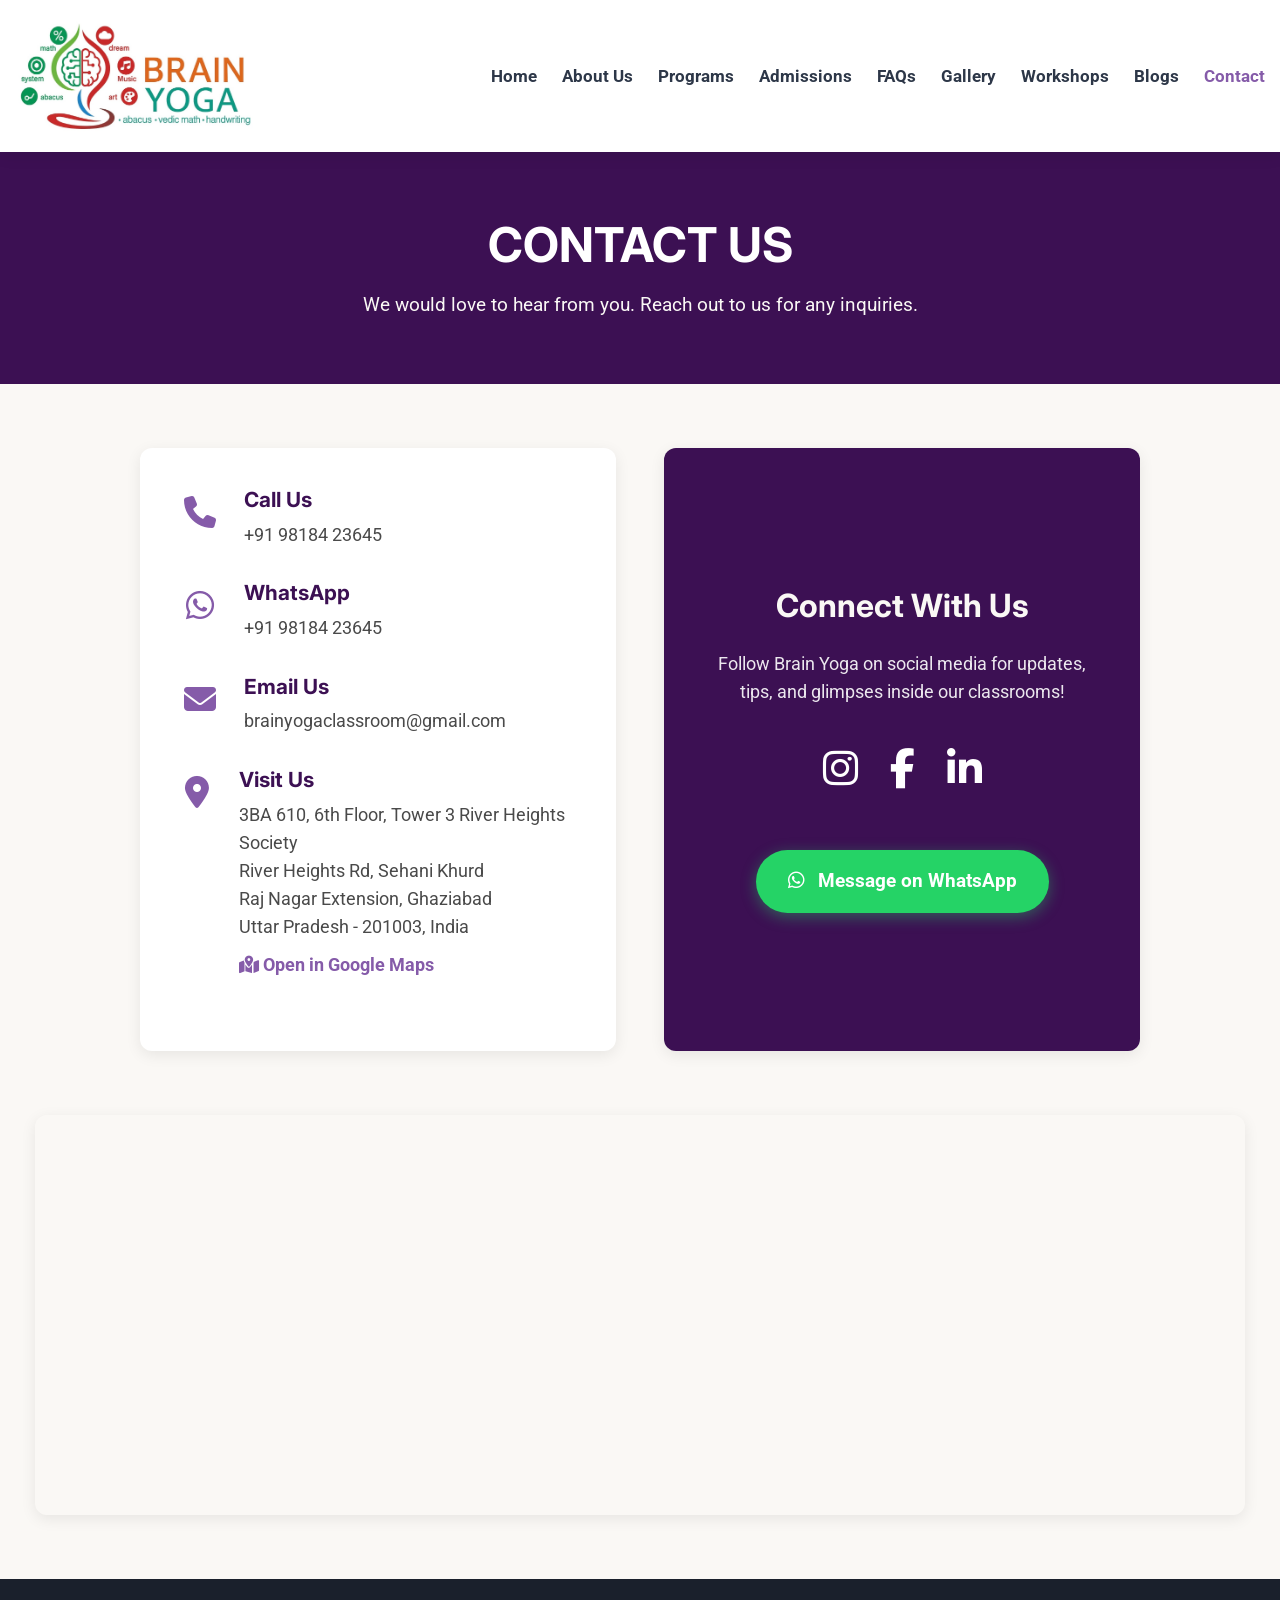
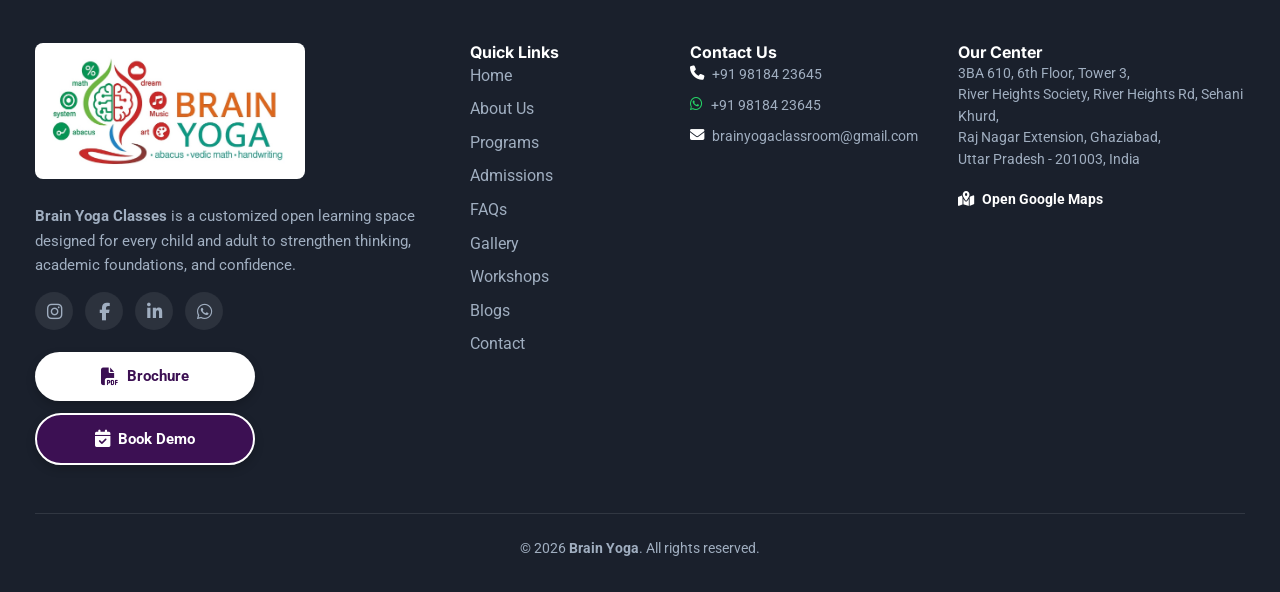
<file: contact.html>
<!DOCTYPE html>
<html lang="en">

<head>
    <meta charset="UTF-8">
    <meta name="viewport" content="width=device-width, initial-scale=1.0">
    <title>Contact Us | Brain Yoga Classes</title>
    <meta name="description" content="Ready to begin your child's learning journey? Contact Brain Yoga Classes in Ghaziabad to explore our programs, schedule a visit or enrol today.">
    <link rel="canonical" href="https://brainyogaclassroom.in/contact">
    <!-- Google Fonts -->
    <link rel="preconnect" href="https://fonts.googleapis.com">
    <link rel="preconnect" href="https://fonts.gstatic.com" crossorigin>
    <link
        href="https://fonts.googleapis.com/css2?family=Inter:wght@400;500;600;700;800&family=Roboto:wght@400;500;700&display=swap"
        rel="stylesheet">
    <!-- Font Awesome -->
    <link rel="stylesheet" href="https://cdnjs.cloudflare.com/ajax/libs/font-awesome/6.4.0/css/all.min.css">
    <!-- CSS -->
    <link rel="stylesheet" href="css/style.css">
    <style>
        .contact-grid {
            display: grid;
            grid-template-columns: 1fr 1fr;
            gap: 3rem;
            max-width: 1000px;
            margin: 0 auto;
        }

        .contact-info-card {
            background-color: var(--color-white);
            padding: 2.5rem;
            border-radius: 12px;
            box-shadow: var(--box-shadow);
        }

        .contact-item {
            display: flex;
            align-items: flex-start;
            margin-bottom: 2rem;
        }

        .contact-icon {
            font-size: 2rem;
            color: var(--color-purple-primary);
            margin-right: 1.5rem;
            width: 40px;
            text-align: center;
        }

        .contact-details h3 {
            color: var(--color-purple-dark);
            margin-bottom: 0.5rem;
            font-size: 1.3rem;
        }

        .contact-details p,
        .contact-details a {
            color: #4a4a4a;
            font-size: 1.1rem;
            line-height: 1.6;
            text-decoration: none;
            transition: color 0.3s;
        }

        .contact-details a:hover {
            color: var(--color-purple-primary);
        }

        .social-card {
            background-color: var(--color-purple-dark);
            color: var(--color-white);
            padding: 2.5rem;
            border-radius: 12px;
            box-shadow: var(--box-shadow);
            text-align: center;
            display: flex;
            flex-direction: column;
            justify-content: center;
        }

        .social-card h3 {
            font-size: 2rem;
            margin-bottom: 1.5rem;
            color: var(--color-cream);
        }

        .large-social-links {
            display: flex;
            justify-content: center;
            gap: 2rem;
            margin-bottom: 2rem;
        }

        .large-social-links a {
            color: var(--color-white);
            font-size: 2.5rem;
            transition: all 0.3s ease;
        }

        .large-social-links a:hover {
            color: var(--color-cream);
            transform: translateY(-5px);
        }

        .whatsapp-btn {
            display: inline-block;
            background-color: #25D366;
            color: white;
            padding: 1rem 2rem;
            border-radius: 50px;
            font-weight: bold;
            font-size: 1.2rem;
            text-decoration: none;
            transition: all 0.3s ease;
            box-shadow: 0 4px 15px rgba(37, 211, 102, 0.4);
        }

        .whatsapp-btn:hover {
            background-color: #128C7E;
            transform: translateY(-3px);
            color: white;
        }

        @media (max-width: 768px) {
            .contact-grid {
                grid-template-columns: 1fr;
            }
        }
    </style>
</head>

<body>
    <!-- Header Navigation -->
    <header>
        <div class="container navbar">
            <a href="index.html" class="logo" style="display: flex; align-items: center; text-decoration: none;">
                <img src="images/New logo.jpg" alt="Brain Yoga" style="height: 140px; object-fit: contain;">
            </a>
            <nav>
                <button class="menu-toggle" id="menuToggle" aria-label="Toggle Navigation">
                    <i class="fa-solid fa-bars"></i>
                </button>
                <ul class="nav-links" id="navLinks">
                    <li><a href="index.html">Home</a></li>
                    <li><a href="about.html">About Us</a></li>
                    <li><a href="programs.html">Programs</a></li>
                    <li><a href="admissions.html">Admissions</a></li>
                    <li><a href="faqs.html">FAQs</a></li>
                    <li><a href="gallery.html">Gallery</a></li>
                    <li><a href="workshops.html">Workshops</a></li>
                    <li><a href="blogs.html">Blogs</a></li>
                    <li><a href="contact.html" class="active">Contact</a></li>
                </ul>
            </nav>
        </div>
    </header>

    <!-- Page Header -->
    <section class="page-header"
        style="background-color: var(--color-purple-dark); padding: 4rem 0; text-align: center;">
        <div class="container">
            <h1 style="color: var(--color-white); font-size: 3rem; margin-bottom: 1rem;">CONTACT US</h1>
            <p style="color: var(--color-cream); font-size: 1.2rem; max-width: 600px; margin: 0 auto;">We would love to
                hear from you. Reach out to us for any inquiries.</p>
        </div>
    </section><!-- Contact Section -->
    <section class="section" style="padding: 4rem 0; background-color: var(--color-cream);">
        <div class="container">

            <div class="contact-grid">
                <!-- Info Card -->
                <div class="contact-info-card">
                    <div class="contact-item">
                        <div class="contact-icon"><i class="fa-solid fa-phone"></i></div>
                        <div class="contact-details">
                            <h3>Call Us</h3>
                            <p><a href="tel:+919818423645">+91 98184 23645</a></p>
                        </div>
                    </div>

                    <div class="contact-item">
                        <div class="contact-icon"><i class="fa-brands fa-whatsapp"></i></div>
                        <div class="contact-details">
                            <h3>WhatsApp</h3>
                            <p><a href="https://wa.me/+919818423645" target="_blank">+91 98184 23645</a></p>
                        </div>
                    </div>

                    <div class="contact-item">
                        <div class="contact-icon"><i class="fa-solid fa-envelope"></i></div>
                        <div class="contact-details">
                            <h3>Email Us</h3>
                            <p><a href="mailto:brainyogaclassroom@gmail.com">brainyogaclassroom@gmail.com</a></p>
                        </div>
                    </div>

                    <div class="contact-item">
                        <div class="contact-icon"><i class="fa-solid fa-location-dot"></i></div>
                        <div class="contact-details">
                            <h3>Visit Us</h3>
                            <p>3BA 610, 6th Floor, Tower 3 River Heights Society<br>
                                River Heights Rd, Sehani Khurd<br>
                                Raj Nagar Extension, Ghaziabad<br>
                                Uttar Pradesh - 201003, India</p>
                            <a href="https://maps.app.goo.gl/bH7ZdZABk1bosk6B9?g_st=ac" target="_blank"
                                style="display: inline-block; margin-top: 10px; color: var(--color-purple-primary); font-weight: bold;"><i
                                    class="fa-solid fa-map-location-dot"></i> Open in Google Maps</a>
                        </div>
                    </div>
                </div>

                <!-- Social Card -->
                <div class="social-card">
                    <h3>Connect With Us</h3>
                    <p style="margin-bottom: 2rem; font-size: 1.1rem; opacity: 0.9;">Follow Brain Yoga on social media
                        for updates, tips, and glimpses inside our classrooms!</p>

                    <div class="large-social-links">
                        <a href="https://www.instagram.com/the.brainyoga?igsh=MTBhbWpsMm92dXhmaQ==" target="_blank"
                            title="Instagram"><i class="fa-brands fa-instagram"></i></a>
                        <a href="https://www.facebook.com/share/1BLQqWdBDm/" target="_blank" title="Facebook"><i
                                class="fa-brands fa-facebook-f"></i></a>
                        <a href="https://www.linkedin.com/company/brain-yoga-classroom/" target="_blank"
                            title="LinkedIn"><i class="fa-brands fa-linkedin-in"></i></a>
                    </div>

                    <div style="margin-top: 1rem;">
                        <a href="https://wa.me/+919818423645" target="_blank" class="whatsapp-btn">
                            <i class="fa-brands fa-whatsapp" style="margin-right: 8px;"></i> Message on WhatsApp
                        </a>
                    </div>
                </div>
            </div>

            <!-- Map Iframe (Optional visual enhancement) -->
            <div
                style="margin-top: 4rem; border-radius: 12px; overflow: hidden; box-shadow: var(--box-shadow); height: 400px;">
                <iframe
                    src="https://www.google.com/maps/embed?pb=!1m18!1m12!1m3!1d3500.4121703217277!2d77.4194098!3d28.6773121!2m3!1f0!2f0!3f0!3m2!1i1024!2i768!4f13.1!3m3!1m2!1s0x390cf1b5b630e615%3A0xb35a09f7a77e2051!2sRiver%20Heights%20Phase%201%2C%20Raj%20Nagar%20Extension%2C%20Ghaziabad!5e0!3m2!1sen!2sin!4v1700000000000!5m2!1sen!2sin"
                    width="100%" height="100%" style="border:0;" allowfullscreen="" loading="lazy"
                    referrerpolicy="no-referrer-when-downgrade"></iframe>
            </div>

        </div>
    </section>

    <!-- Footer -->
    <footer>
        <div class="container">
            <div class="footer-grid">
                <div class="footer-brand">
                    <a href="index.html" class="logo" style="display: inline-flex; align-items: center; text-decoration: none; margin-bottom: 15px;">
                        <div style="background: white; padding: 8px 12px; border-radius: 8px; display: inline-flex; align-items: center; justify-content: center;">
                            <img src="images/New logo.jpg" alt="Brain Yoga" style="height: 50px; object-fit: contain;">
                        </div>
                    </a>
                    <p style="font-size: 0.95rem; color: #A0AEC0; margin-top: 10px; line-height: 1.6;">
                        <strong>Brain Yoga Classes</strong> is a customized open learning space designed for every child and adult to strengthen thinking, academic foundations, and confidence.
                    </p>
                    <div class="footer-socials" style="display: flex; gap: 12px; margin-top: 15px;">
                        <a href="https://www.instagram.com/the.brainyoga?igsh=MTBhbWpsMm92dXhmaQ==" target="_blank" title="Instagram"><i class="fa-brands fa-instagram"></i></a>
                        <a href="https://www.facebook.com/share/1BLQqWdBDm/" target="_blank" title="Facebook"><i class="fa-brands fa-facebook-f"></i></a>
                        <a href="https://www.linkedin.com/company/brain-yoga-classroom/" target="_blank" title="LinkedIn"><i class="fa-brands fa-linkedin-in"></i></a>
                        <a href="https://wa.me/+919818423645" target="_blank" title="WhatsApp"><i class="fa-brands fa-whatsapp"></i></a>
                    </div>
                    <div style="margin-top: 22px; display: flex; flex-direction: column; gap: 12px; max-width: 220px;">
                        <a href="Brochure.pdf" target="_blank" class="footer-btn footer-btn-white">
                            <i class="fa-solid fa-file-pdf" style="font-size: 1.1rem;"></i> Brochure
                        </a>
                        <a href="contact.html" class="footer-btn footer-btn-purple">
                            <i class="fa-solid fa-calendar-check" style="font-size: 1.1rem;"></i> Book Demo
                        </a>
                    </div>
                </div>
                <div>
                    <h4 class="footer-title">Quick Links</h4>
                    <ul class="footer-links">
                        <li><a href="index.html">Home</a></li>
                        <li><a href="about.html">About Us</a></li>
                        <li><a href="programs.html">Programs</a></li>
                        <li><a href="admissions.html">Admissions</a></li>
                        <li><a href="faqs.html">FAQs</a></li>
                        <li><a href="gallery.html">Gallery</a></li>
                        <li><a href="workshops.html">Workshops</a></li>
                        <li><a href="blogs.html">Blogs</a></li>
                        <li><a href="contact.html">Contact</a></li>
                    </ul>
                </div>
                <div>
                    <h4 class="footer-title">Contact Us</h4>
                    <ul class="footer-links">
                        <li style="display: flex; align-items: flex-start; gap: 8px; color: #A0AEC0; font-size: 0.9rem;">
                            <i class="fa-solid fa-phone" style="color: #FFFFFF; margin-top: 3px;"></i> 
                            <a href="tel:+919818423645" class="footer-contact-link">+91 98184 23645</a>
                        </li>
                        <li style="display: flex; align-items: flex-start; gap: 8px; color: #A0AEC0; font-size: 0.9rem;">
                            <i class="fa-brands fa-whatsapp" style="color: #25D366; margin-top: 3px;"></i> 
                            <a href="https://wa.me/+919818423645" target="_blank" class="footer-contact-link">+91 98184 23645</a>
                        </li>
                        <li style="display: flex; align-items: flex-start; gap: 8px; color: #A0AEC0; font-size: 0.9rem;">
                            <i class="fa-solid fa-envelope" style="color: #FFFFFF; margin-top: 3px;"></i> 
                            <a href="mailto:brainyogaclassroom@gmail.com" class="footer-contact-link">brainyogaclassroom@gmail.com</a>
                        </li>
                    </ul>
                </div>
                <div>
                    <h4 class="footer-title">Our Center</h4>
                    <p style="font-size: 0.9rem; color: #A0AEC0; line-height: 1.5; margin-bottom: 12px;">
                        3BA 610, 6th Floor, Tower 3,<br>
                        River Heights Society, River Heights Rd, Sehani Khurd,<br>
                        Raj Nagar Extension, Ghaziabad,<br>
                        Uttar Pradesh - 201003, India
                    </p>
                    <a href="https://maps.app.goo.gl/bH7ZdZABk1bosk6B9?g_st=ac" target="_blank" class="footer-maps-link">
                        <i class="fa-solid fa-map-location-dot" style="color: #FFFFFF;"></i> <strong>Open Google Maps</strong>
                    </a>
                </div>
            </div>
            <div class="footer-bottom">
                <p>&copy; 2026 <strong>Brain Yoga</strong>. All rights reserved.</p>
            </div>
        </div>
    </footer>

    <!-- Scripts -->
    <script src="js/main.js"></script>
</body>

</html>
</file>
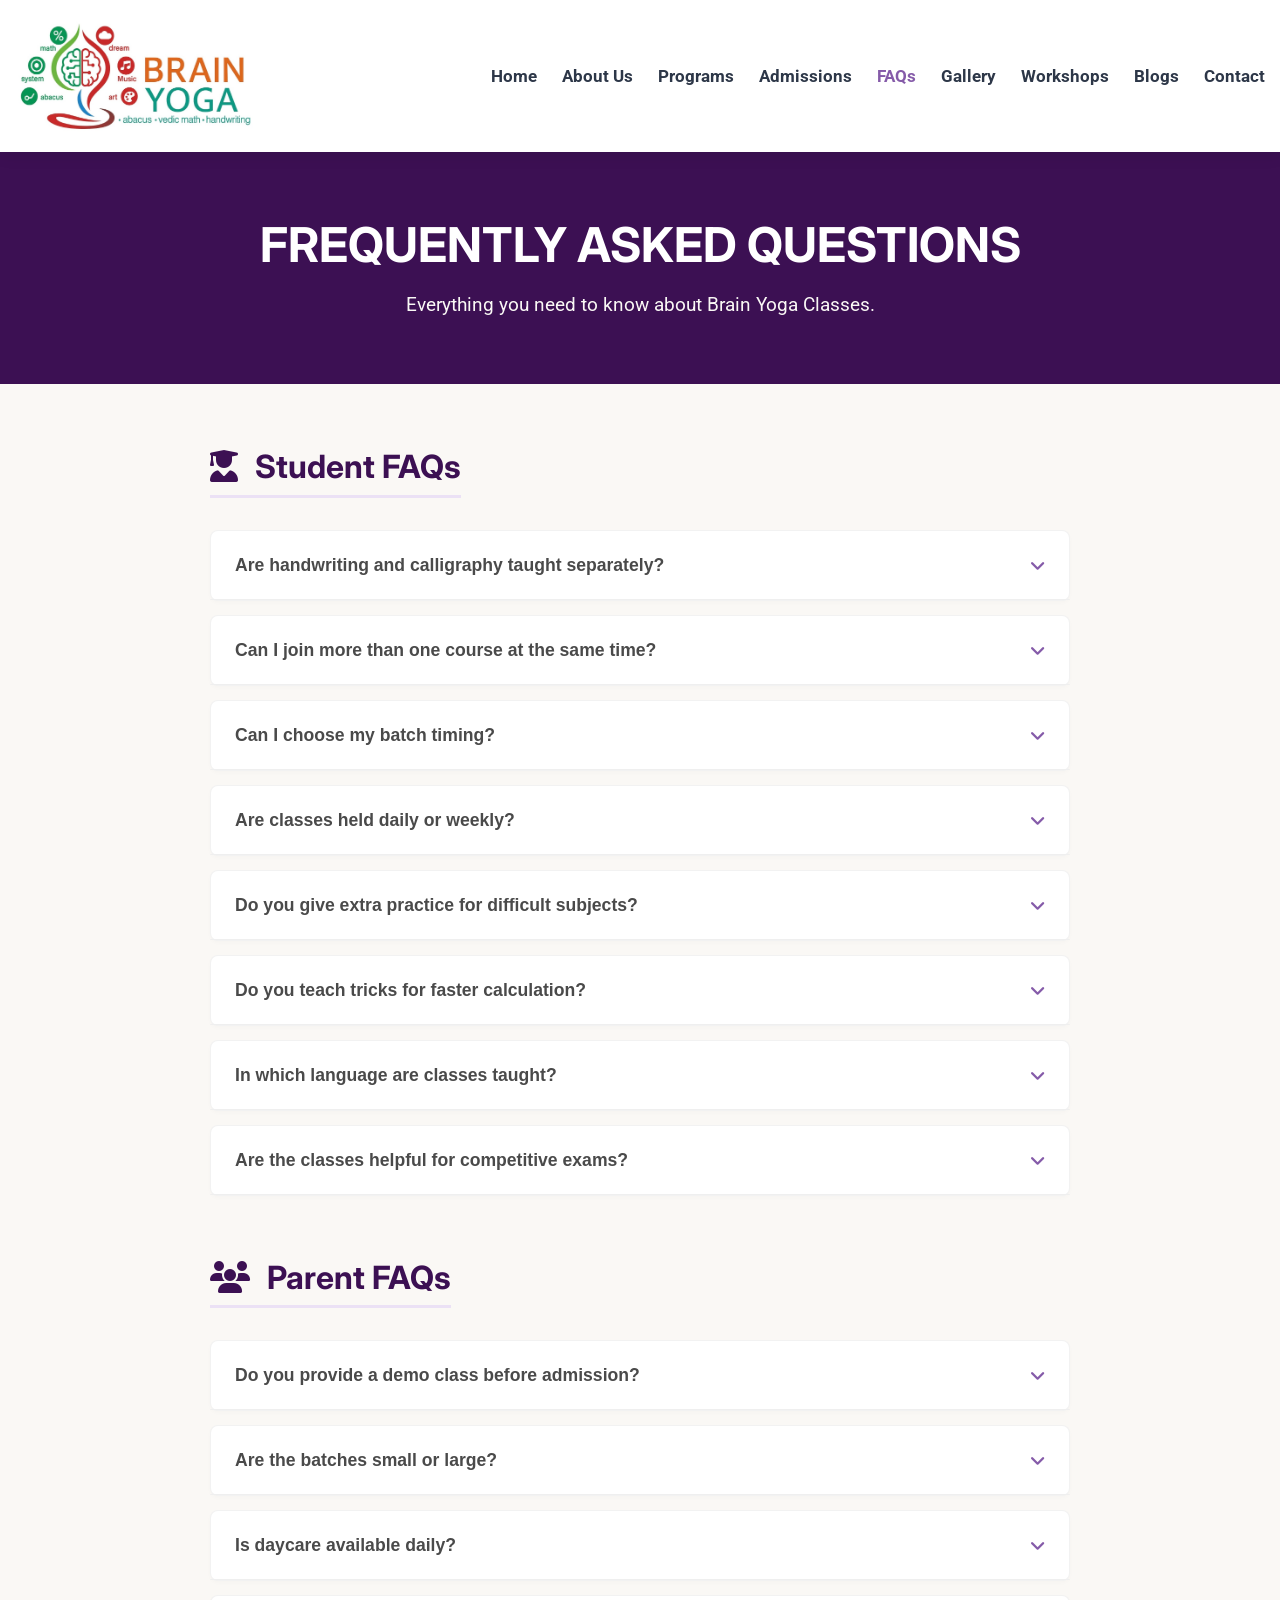
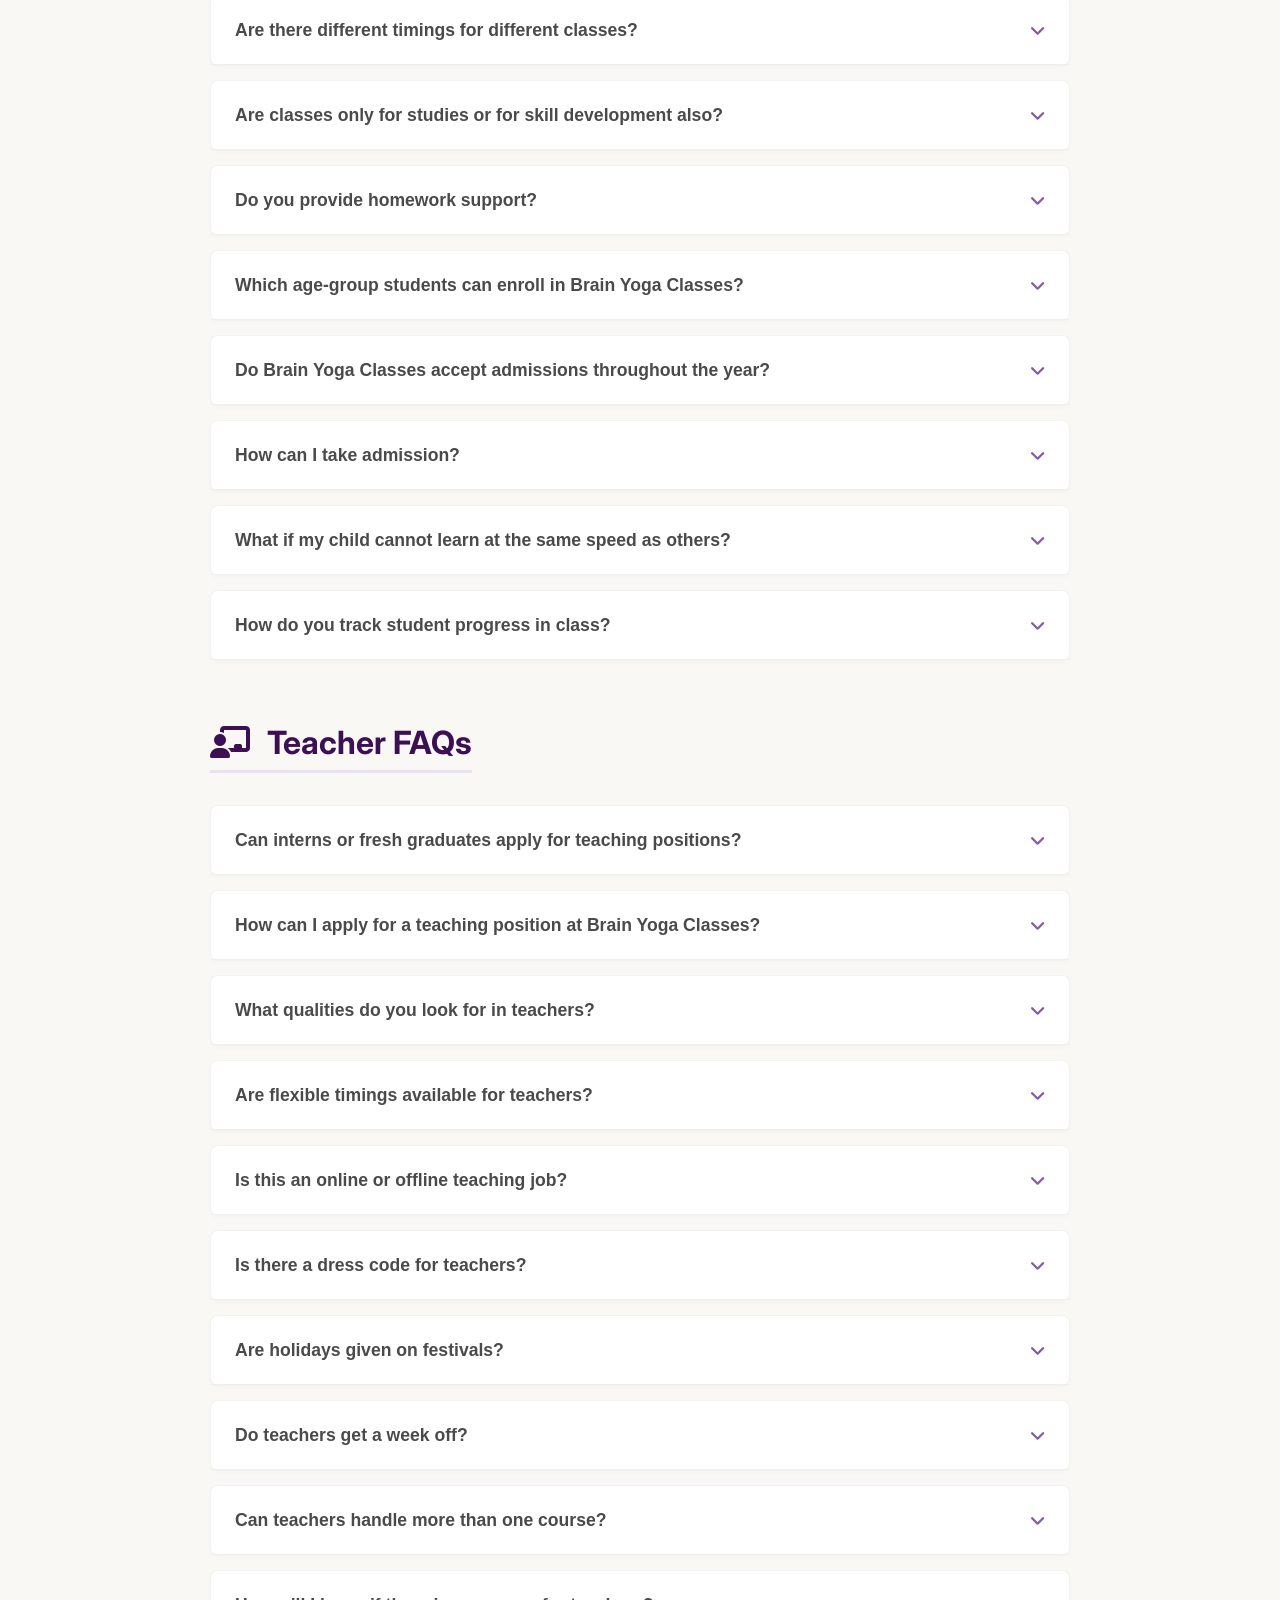
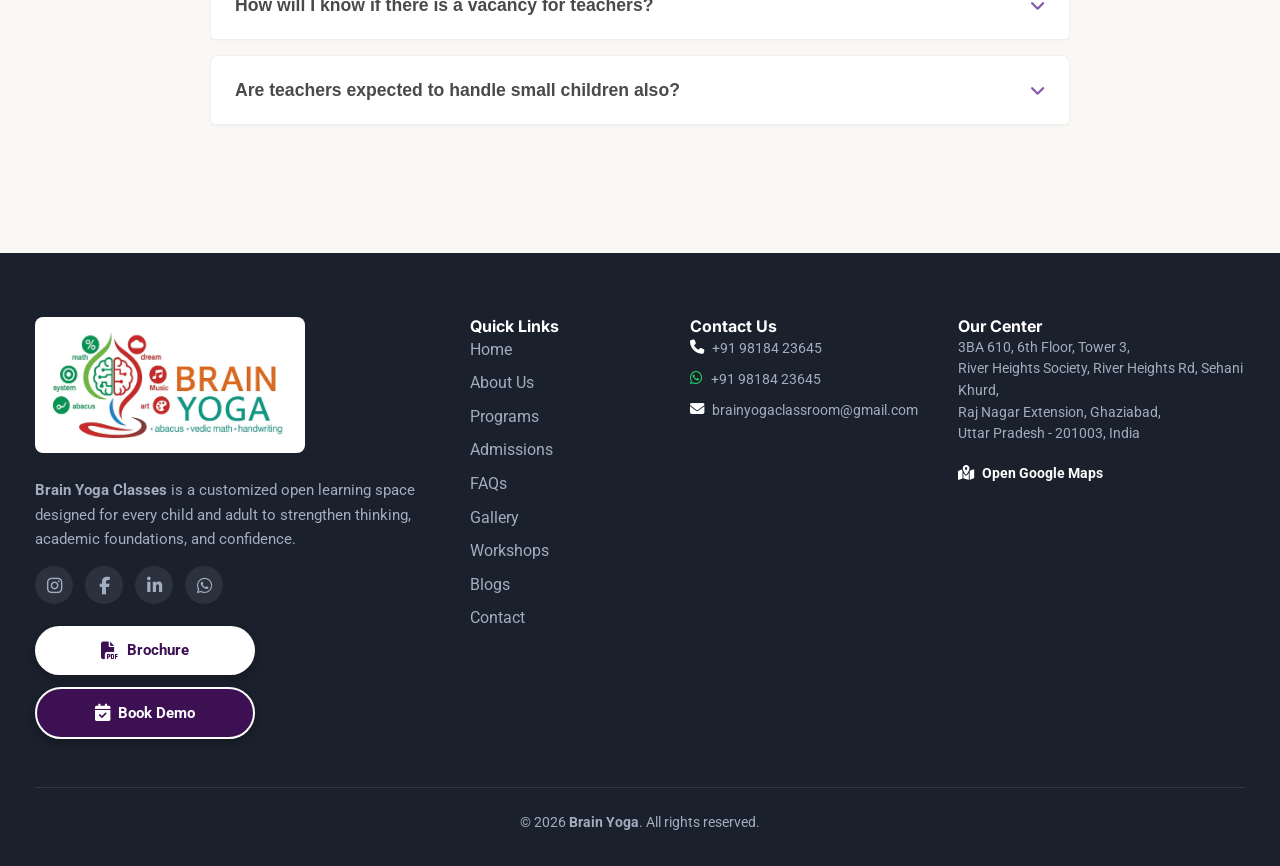
<file: faqs.html>
<!DOCTYPE html>
<html lang="en">

<head>
    <meta charset="UTF-8">
    <meta name="viewport" content="width=device-width, initial-scale=1.0">
    <title>FAQs | Brain Yoga Classes</title>
    <meta name="description" content="Have questions about our courses, admissions or class schedules? Find everything you need to know about Brain Yoga Classes before getting started.">
    <link rel="canonical" href="https://brainyogaclassroom.in/faqs">
    <!-- Google Fonts -->
    <link rel="preconnect" href="https://fonts.googleapis.com">
    <link rel="preconnect" href="https://fonts.gstatic.com" crossorigin>
    <link
        href="https://fonts.googleapis.com/css2?family=Inter:wght@400;500;600;700;800&family=Roboto:wght@400;500;700&display=swap"
        rel="stylesheet">
    <!-- Font Awesome -->
    <link rel="stylesheet" href="https://cdnjs.cloudflare.com/ajax/libs/font-awesome/6.4.0/css/all.min.css">
    <!-- CSS -->
    <link rel="stylesheet" href="css/style.css">
    <style>
        .faq-section {
            margin-bottom: 4rem;
        }

        .faq-category-title {
            color: var(--color-purple-dark);
            font-size: 2rem;
            margin-bottom: 2rem;
            border-bottom: 3px solid var(--color-purple-light);
            padding-bottom: 0.5rem;
            display: inline-block;
        }

        .accordion {
            background-color: var(--color-white);
            color: #4a4a4a;
            cursor: pointer;
            padding: 1.5rem;
            width: 100%;
            text-align: left;
            border: 1px solid rgba(0, 0, 0, 0.05);
            outline: none;
            transition: all 0.3s ease;
            font-size: 1.1rem;
            font-weight: 600;
            border-radius: 8px;
            margin-bottom: 10px;
            box-shadow: 0 2px 4px rgba(0, 0, 0, 0.02);
            display: flex;
            justify-content: space-between;
            align-items: center;
        }

        .accordion.active,
        .accordion:hover {
            background-color: var(--color-purple-primary);
            color: var(--color-white);
            box-shadow: 0 4px 8px rgba(94, 53, 177, 0.2);
            transform: translateY(-2px);
        }

        .accordion:after {
            content: '\f107';
            font-family: "Font Awesome 6 Free";
            font-weight: 900;
            color: var(--color-purple-primary);
            float: right;
            margin-left: 5px;
            transition: transform 0.3s ease, color 0.3s ease;
        }

        .accordion.active:after,
        .accordion:hover:after {
            color: var(--color-white);
        }

        .accordion.active:after {
            transform: rotate(180deg);
        }

        .panel {
            padding: 0 1.5rem;
            background-color: #fdfdfd;
            max-height: 0;
            overflow: hidden;
            transition: max-height 0.3s ease-out;
            border-radius: 0 0 8px 8px;
            margin-top: -12px;
            margin-bottom: 15px;
            border: 1px solid rgba(0, 0, 0, 0.05);
            border-top: none;
            box-shadow: inset 0 4px 6px -4px rgba(0, 0, 0, 0.05);
        }

        .panel p {
            padding: 1.5rem 0;
            margin: 0;
            color: #555;
            line-height: 1.6;
            font-size: 1.05rem;
            position: relative;
            padding-left: 1rem;
        }

        .panel p::before {
            content: '';
            position: absolute;
            left: 0;
            top: 1.5rem;
            bottom: 1.5rem;
            width: 3px;
            background-color: var(--color-purple-primary);
            border-radius: 2px;
        }

        .faq-container {
            max-width: 900px;
            margin: 0 auto;
        }
    </style>
</head>

<body>
    <!-- Header Navigation -->
    <header>
        <div class="container navbar">
            <a href="index.html" class="logo" style="display: flex; align-items: center; text-decoration: none;">
                <img src="images/New logo.jpg" alt="Brain Yoga" style="height: 140px; object-fit: contain;">
            </a>
            <nav>
                <button class="menu-toggle" id="menuToggle" aria-label="Toggle Navigation">
                    <i class="fa-solid fa-bars"></i>
                </button>
                <ul class="nav-links" id="navLinks">
                    <li><a href="index.html">Home</a></li>
                    <li><a href="about.html">About Us</a></li>
                    <li><a href="programs.html">Programs</a></li>
                    <li><a href="admissions.html">Admissions</a></li>
                    <li><a href="faqs.html" class="active">FAQs</a></li>
                    <li><a href="gallery.html">Gallery</a></li>
                    <li><a href="workshops.html">Workshops</a></li>
                    <li><a href="blogs.html">Blogs</a></li>
                    <li><a href="contact.html">Contact</a></li>
                </ul>
            </nav>
        </div>
    </header>

    <!-- Page Header -->
    <section class="page-header"
        style="background-color: var(--color-purple-dark); padding: 4rem 0; text-align: center;">
        <div class="container">
            <h1 style="color: var(--color-white); font-size: 3rem; margin-bottom: 1rem;">FREQUENTLY ASKED QUESTIONS</h1>
            <p style="color: var(--color-cream); font-size: 1.2rem; max-width: 600px; margin: 0 auto;">Everything you
                need to know about Brain Yoga Classes.</p>
        </div>
    </section><!-- FAQs Section -->
    <section class="section" style="padding: 4rem 0; background-color: var(--color-cream);">
        <div class="container faq-container">

            <!-- Student FAQs -->
            <div class="faq-section">
                <h2 class="faq-category-title"><i class="fa-solid fa-user-graduate" style="margin-right: 10px;"></i>
                    Student FAQs</h2>

                <button class="accordion">Are handwriting and calligraphy taught separately?</button>
                <div class="panel">
                    <p>Yes, handwriting and calligraphy are different courses and are taught with proper practice.</p>
                </div>

                <button class="accordion">Can I join more than one course at the same time?</button>
                <div class="panel">
                    <p>Yes, students can join multiple classes like tuition, abacus or handwriting together.</p>
                </div>

                <button class="accordion">Can I choose my batch timing?</button>
                <div class="panel">
                    <p>Yes, you can choose timing depending on seat availability.</p>
                </div>

                <button class="accordion">Are classes held daily or weekly?</button>
                <div class="panel">
                    <p>Classes are held regularly as per the course schedule.</p>
                </div>

                <button class="accordion">Do you give extra practice for difficult subjects?</button>
                <div class="panel">
                    <p>Yes, extra practice is given so students can understand topics better.</p>
                </div>

                <button class="accordion">Do you teach tricks for faster calculation?</button>
                <div class="panel">
                    <p>Yes, both Abacus and Vedic maths classes help improve speed and accuracy.</p>
                </div>

                <button class="accordion">In which language are classes taught?</button>
                <div class="panel">
                    <p>Classes are taught in simple Hindi and English for easy understanding.</p>
                </div>

                <button class="accordion">Are the classes helpful for competitive exams?</button>
                <div class="panel">
                    <p>Yes, Vedic Maths and English are available for students preparing to appear in competitive exams.
                    </p>
                </div>
            </div>

            <!-- Parent FAQs -->
            <div class="faq-section">
                <h2 class="faq-category-title"><i class="fa-solid fa-users" style="margin-right: 10px;"></i> Parent FAQs
                </h2>

                <button class="accordion">Do you provide a demo class before admission?</button>
                <div class="panel">
                    <p>Yes, one demo class is available for all programs.</p>
                </div>

                <button class="accordion">Are the batches small or large?</button>
                <div class="panel">
                    <p>All batches are small with limited students so individual attention is given to each child.</p>
                </div>

                <button class="accordion">Is daycare available daily?</button>
                <div class="panel">
                    <p>Yes, daycare is available with study time, meals, rest and proper care.</p>
                </div>

                <button class="accordion">Are there different timings for different classes?</button>
                <div class="panel">
                    <p>Yes, each program has different timings so students can join according to their school schedule.
                    </p>
                </div>

                <button class="accordion">Are classes only for studies or for skill development also?</button>
                <div class="panel">
                    <p>Both academic subjects and skill-based programs are available for overall development.</p>
                </div>

                <button class="accordion">Do you provide homework support?</button>
                <div class="panel">
                    <p>Yes, we help students with their regular school homework during both normal classes and daycare.
                    </p>
                </div>

                <button class="accordion">Which age-group students can enroll in Brain Yoga Classes?</button>
                <div class="panel">
                    <p>Students aged 4+ years and above can enroll for Brain Yoga Classes programmes.</p>
                </div>

                <button class="accordion">Do Brain Yoga Classes accept admissions throughout the year?</button>
                <div class="panel">
                    <p>Yes, we are open for admissions throughout the year depending on the batch's seat availability.
                    </p>
                </div>

                <button class="accordion">How can I take admission?</button>
                <div class="panel">
                    <p>You can visit our centre, call/message on +91 98184 23645 or email us at
                        brainyogaclassroom@gmail.com.</p>
                </div>

                <button class="accordion">What if my child cannot learn at the same speed as others?</button>
                <div class="panel">
                    <p>We keep small batches so every student gets personal attention and can learn at their own pace
                        without any hurry.</p>
                </div>

                <button class="accordion">How do you track student progress in class?</button>
                <div class="panel">
                    <p>We take weekly tests, assessments and give regular progress updates to parents to ensure proper
                        improvement.</p>
                </div>
            </div>

            <!-- Teacher FAQs -->
            <div class="faq-section">
                <h2 class="faq-category-title"><i class="fa-solid fa-chalkboard-user" style="margin-right: 10px;"></i>
                    Teacher FAQs</h2>

                <button class="accordion">Can interns or fresh graduates apply for teaching positions?</button>
                <div class="panel">
                    <p>Yes, interns and fresh graduates can apply if they have good subject knowledge and an interest in
                        teaching.</p>
                </div>

                <button class="accordion">How can I apply for a teaching position at Brain Yoga Classes?</button>
                <div class="panel">
                    <p>You can send your resume to our WhatsApp or email at brainyogaclassroom@gmail.com</p>
                </div>

                <button class="accordion">What qualities do you look for in teachers?</button>
                <div class="panel">
                    <p>We prefer calm, patient teachers who believe in practical and engaging teaching methods not rote
                        learning.</p>
                </div>

                <button class="accordion">Are flexible timings available for teachers?</button>
                <div class="panel">
                    <p>Yes, timings are flexible depending on batches and class schedule.</p>
                </div>

                <button class="accordion">Is this an online or offline teaching job?</button>
                <div class="panel">
                    <p>All classes are conducted offline at our centre; there are no online classes.</p>
                </div>

                <button class="accordion">Is there a dress code for teachers?</button>
                <div class="panel">
                    <p>No dress code, teachers can wear anything they are comfortable in.</p>
                </div>

                <button class="accordion">Are holidays given on festivals?</button>
                <div class="panel">
                    <p>Yes, classes remain closed on major festivals like Diwali, Holi, Independence Day and others.</p>
                </div>

                <button class="accordion">Do teachers get a week off?</button>
                <div class="panel">
                    <p>Saturday and Sunday are both off, but the schedule can change if the regular classes are missed.
                    </p>
                </div>

                <button class="accordion">Can teachers handle more than one course?</button>
                <div class="panel">
                    <p>Yes, teachers can take multiple classes if they are comfortable.</p>
                </div>

                <button class="accordion">How will I know if there is a vacancy for teachers?</button>
                <div class="panel">
                    <p>You can send your resume via email and we will contact you if required.</p>
                </div>

                <button class="accordion">Are teachers expected to handle small children also?</button>
                <div class="panel">
                    <p>Yes, teachers should be comfortable teaching different age groups.</p>
                </div>
            </div>

        </div>
    </section>

    <!-- Footer -->
    <footer>
        <div class="container">
            <div class="footer-grid">
                <div class="footer-brand">
                    <a href="index.html" class="logo" style="display: inline-flex; align-items: center; text-decoration: none; margin-bottom: 15px;">
                        <div style="background: white; padding: 8px 12px; border-radius: 8px; display: inline-flex; align-items: center; justify-content: center;">
                            <img src="images/New logo.jpg" alt="Brain Yoga" style="height: 50px; object-fit: contain;">
                        </div>
                    </a>
                    <p style="font-size: 0.95rem; color: #A0AEC0; margin-top: 10px; line-height: 1.6;">
                        <strong>Brain Yoga Classes</strong> is a customized open learning space designed for every child and adult to strengthen thinking, academic foundations, and confidence.
                    </p>
                    <div class="footer-socials" style="display: flex; gap: 12px; margin-top: 15px;">
                        <a href="https://www.instagram.com/the.brainyoga?igsh=MTBhbWpsMm92dXhmaQ==" target="_blank" title="Instagram"><i class="fa-brands fa-instagram"></i></a>
                        <a href="https://www.facebook.com/share/1BLQqWdBDm/" target="_blank" title="Facebook"><i class="fa-brands fa-facebook-f"></i></a>
                        <a href="https://www.linkedin.com/company/brain-yoga-classroom/" target="_blank" title="LinkedIn"><i class="fa-brands fa-linkedin-in"></i></a>
                        <a href="https://wa.me/+919818423645" target="_blank" title="WhatsApp"><i class="fa-brands fa-whatsapp"></i></a>
                    </div>
                    <div style="margin-top: 22px; display: flex; flex-direction: column; gap: 12px; max-width: 220px;">
                        <a href="Brochure.pdf" target="_blank" class="footer-btn footer-btn-white">
                            <i class="fa-solid fa-file-pdf" style="font-size: 1.1rem;"></i> Brochure
                        </a>
                        <a href="contact.html" class="footer-btn footer-btn-purple">
                            <i class="fa-solid fa-calendar-check" style="font-size: 1.1rem;"></i> Book Demo
                        </a>
                    </div>
                </div>
                <div>
                    <h4 class="footer-title">Quick Links</h4>
                    <ul class="footer-links">
                        <li><a href="index.html">Home</a></li>
                        <li><a href="about.html">About Us</a></li>
                        <li><a href="programs.html">Programs</a></li>
                        <li><a href="admissions.html">Admissions</a></li>
                        <li><a href="faqs.html">FAQs</a></li>
                        <li><a href="gallery.html">Gallery</a></li>
                        <li><a href="workshops.html">Workshops</a></li>
                        <li><a href="blogs.html">Blogs</a></li>
                        <li><a href="contact.html">Contact</a></li>
                    </ul>
                </div>
                <div>
                    <h4 class="footer-title">Contact Us</h4>
                    <ul class="footer-links">
                        <li style="display: flex; align-items: flex-start; gap: 8px; color: #A0AEC0; font-size: 0.9rem;">
                            <i class="fa-solid fa-phone" style="color: #FFFFFF; margin-top: 3px;"></i> 
                            <a href="tel:+919818423645" class="footer-contact-link">+91 98184 23645</a>
                        </li>
                        <li style="display: flex; align-items: flex-start; gap: 8px; color: #A0AEC0; font-size: 0.9rem;">
                            <i class="fa-brands fa-whatsapp" style="color: #25D366; margin-top: 3px;"></i> 
                            <a href="https://wa.me/+919818423645" target="_blank" class="footer-contact-link">+91 98184 23645</a>
                        </li>
                        <li style="display: flex; align-items: flex-start; gap: 8px; color: #A0AEC0; font-size: 0.9rem;">
                            <i class="fa-solid fa-envelope" style="color: #FFFFFF; margin-top: 3px;"></i> 
                            <a href="mailto:brainyogaclassroom@gmail.com" class="footer-contact-link">brainyogaclassroom@gmail.com</a>
                        </li>
                    </ul>
                </div>
                <div>
                    <h4 class="footer-title">Our Center</h4>
                    <p style="font-size: 0.9rem; color: #A0AEC0; line-height: 1.5; margin-bottom: 12px;">
                        3BA 610, 6th Floor, Tower 3,<br>
                        River Heights Society, River Heights Rd, Sehani Khurd,<br>
                        Raj Nagar Extension, Ghaziabad,<br>
                        Uttar Pradesh - 201003, India
                    </p>
                    <a href="https://maps.app.goo.gl/bH7ZdZABk1bosk6B9?g_st=ac" target="_blank" class="footer-maps-link">
                        <i class="fa-solid fa-map-location-dot" style="color: #FFFFFF;"></i> <strong>Open Google Maps</strong>
                    </a>
                </div>
            </div>
            <div class="footer-bottom">
                <p>&copy; 2026 <strong>Brain Yoga</strong>. All rights reserved.</p>
            </div>
        </div>
    </footer>

    <!-- Scripts -->
    <script src="js/main.js"></script>
    <script>
        var acc = document.getElementsByClassName("accordion");
        var i;

        for (i = 0; i < acc.length; i++) {
            acc[i].addEventListener("click", function () {
                // Toggle active state
                this.classList.toggle("active");

                // Toggle panel visibility
                var panel = this.nextElementSibling;
                if (panel.style.maxHeight) {
                    panel.style.maxHeight = null;
                } else {
                    panel.style.maxHeight = panel.scrollHeight + "px";
                }
            });
        }
    </script>
</body>

</html>
</file>
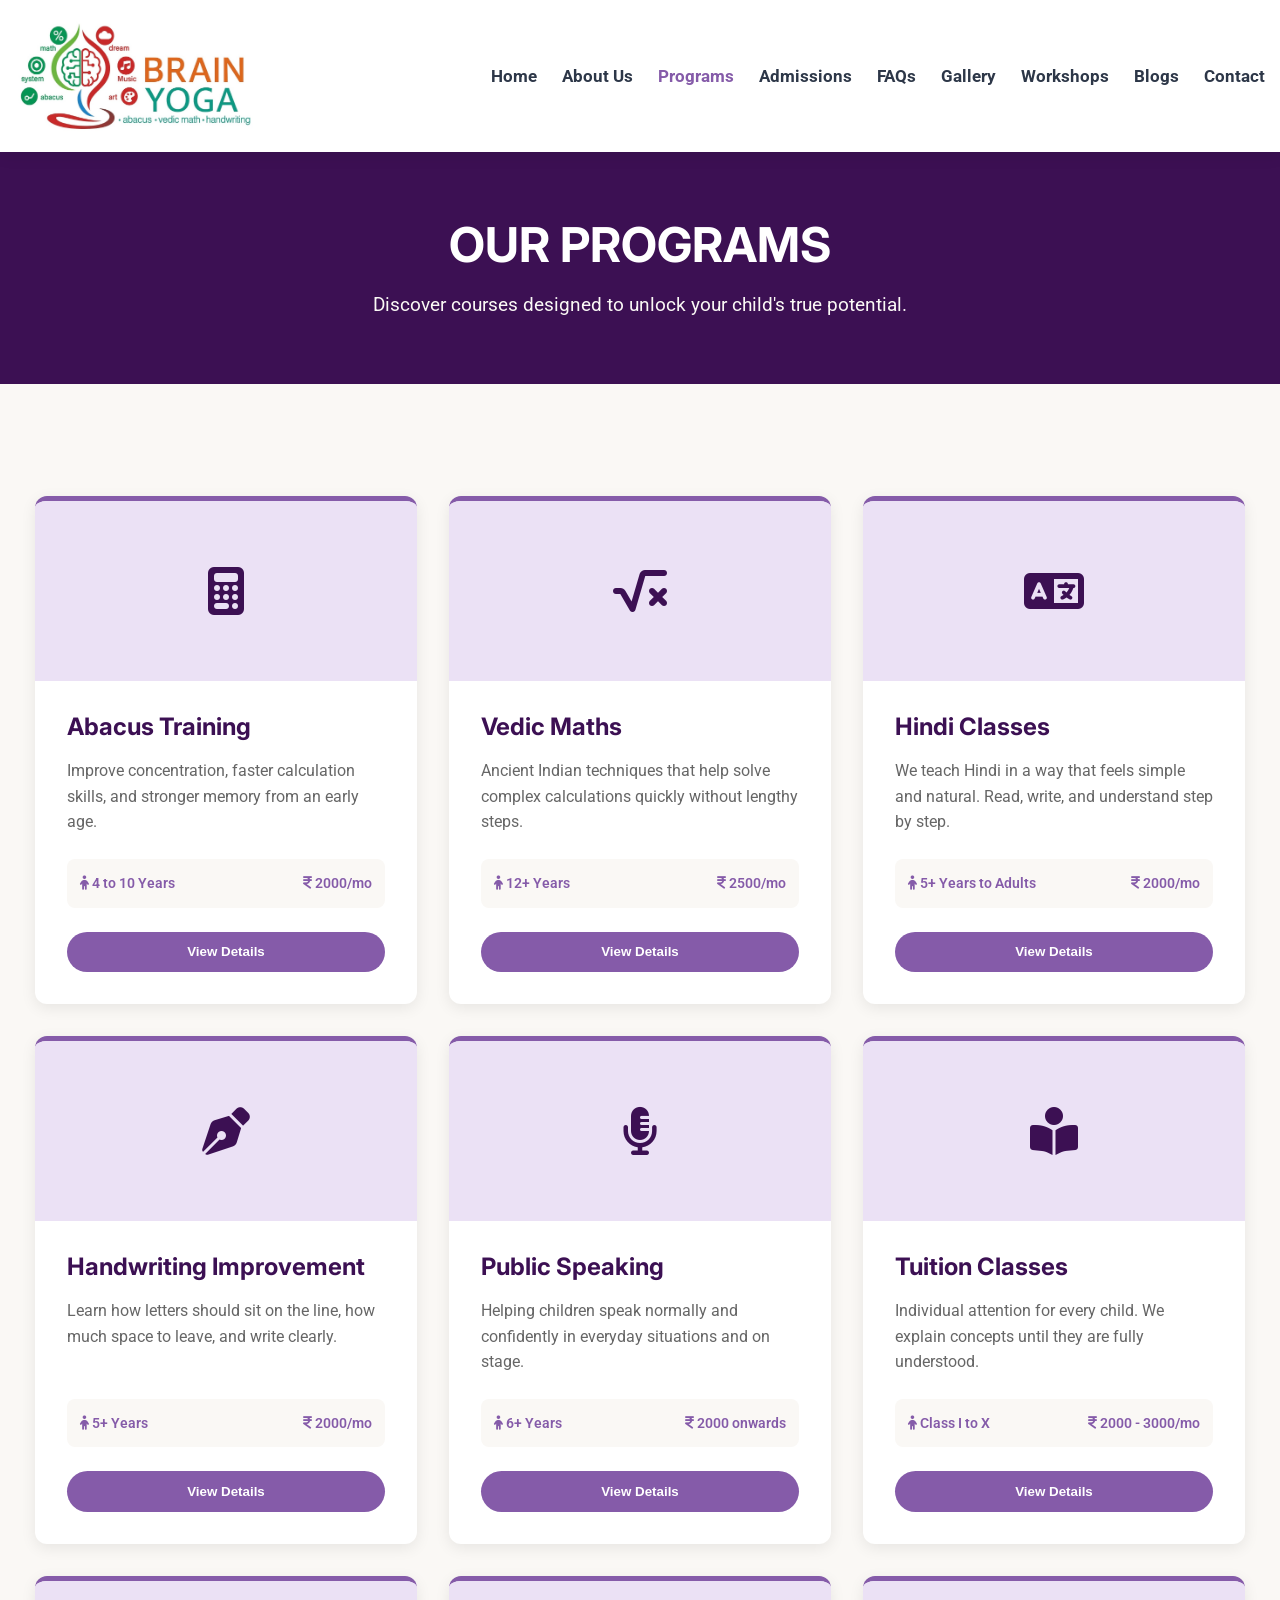
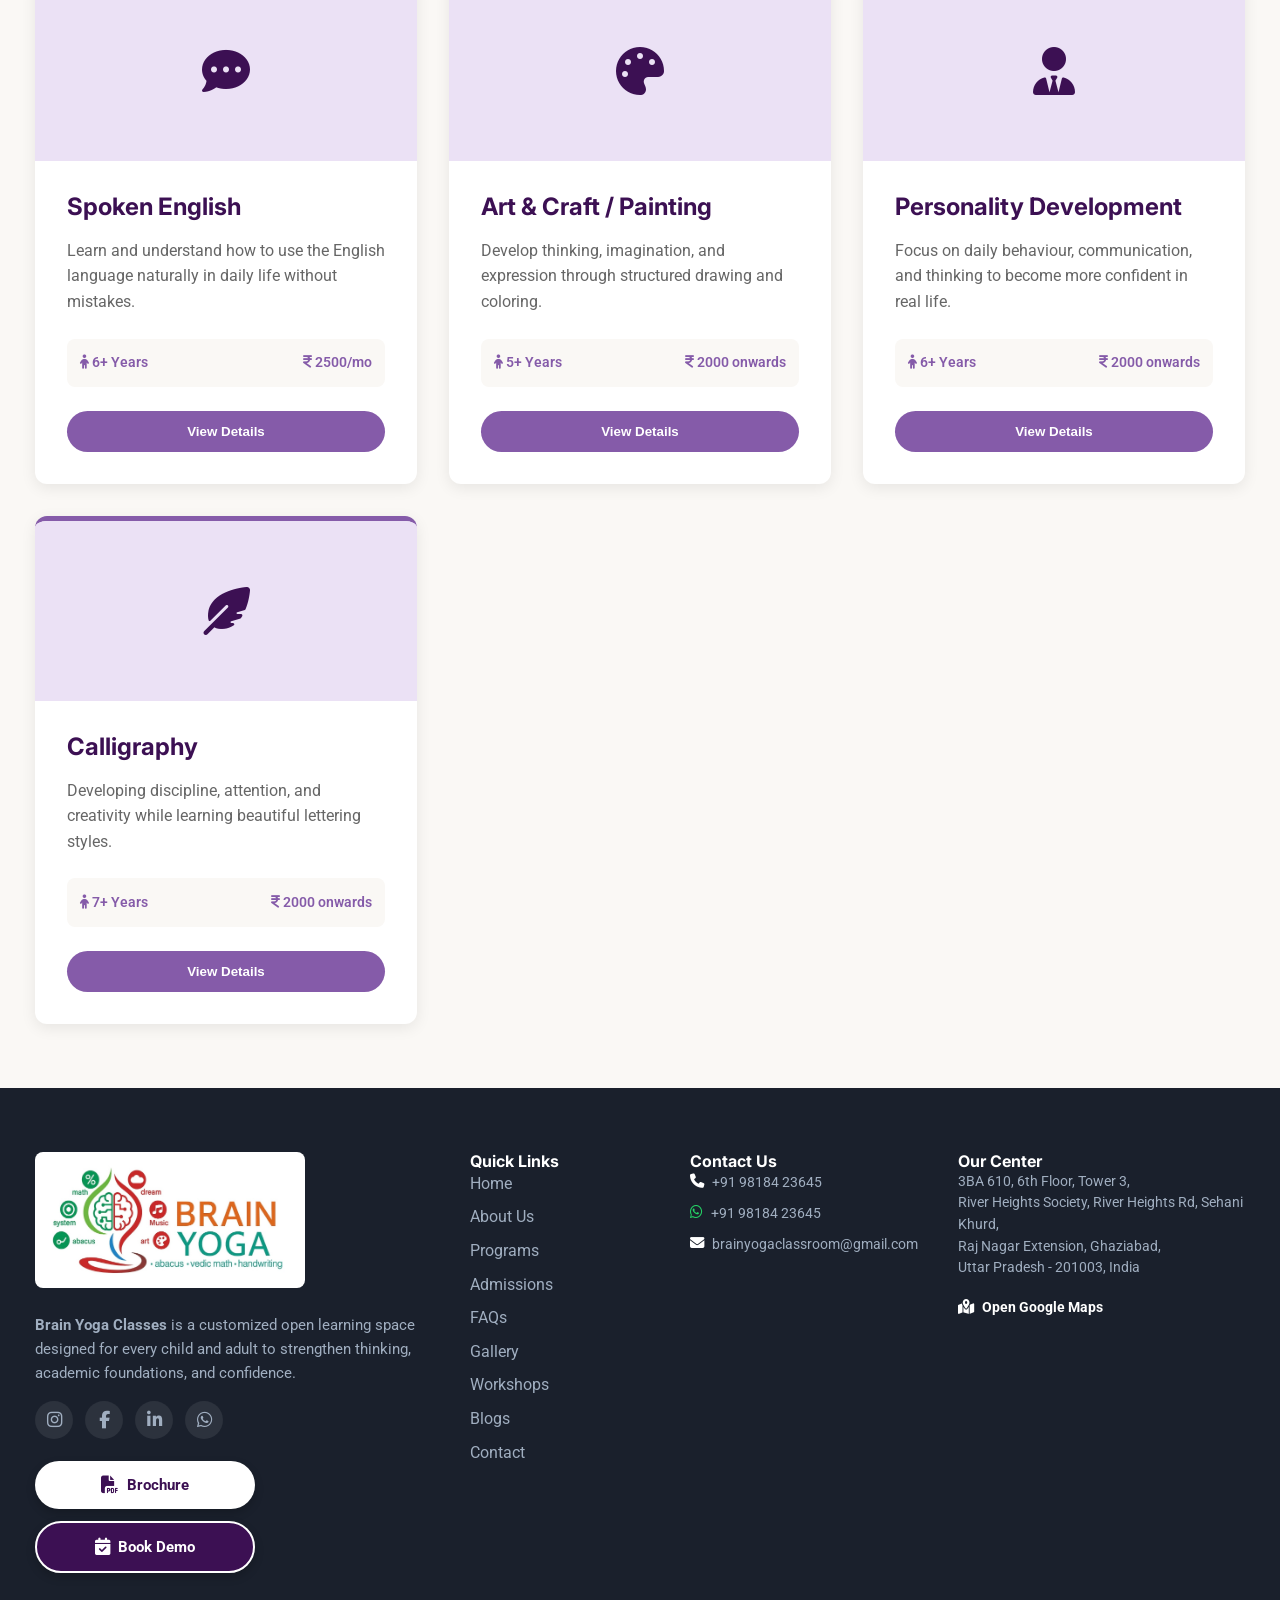
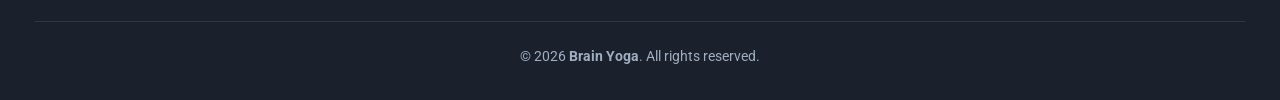
<file: programs.html>
<!DOCTYPE html>
<html lang="en">

<head>
    <meta charset="UTF-8">
    <meta name="viewport" content="width=device-width, initial-scale=1.0">
    <title>Programs | Brain Yoga Classes</title>
    <meta name="description" content="Discover programs that go beyond academics. Explore Abacus, Vedic Maths, Handwriting Improvement, Calligraphy, Spoken English and Yoga designed for your child's all-round development.">
    <link rel="canonical" href="https://brainyogaclassroom.in/programs">
    <!-- Google Fonts -->
    <link rel="preconnect" href="https://fonts.googleapis.com">
    <link rel="preconnect" href="https://fonts.gstatic.com" crossorigin>
    <link
        href="https://fonts.googleapis.com/css2?family=Inter:wght@400;500;600;700;800&family=Roboto:wght@400;500;700&display=swap"
        rel="stylesheet">
    <!-- Font Awesome -->
    <link rel="stylesheet" href="https://cdnjs.cloudflare.com/ajax/libs/font-awesome/6.4.0/css/all.min.css">
    <!-- CSS -->
    <link rel="stylesheet" href="css/style.css">
    <style>
        .programs-grid {
            display: grid;
            grid-template-columns: repeat(auto-fit, minmax(300px, 1fr));
            gap: 2rem;
            margin-top: 3rem;
        }

        .program-card {
            background-color: var(--color-white);
            border-radius: 12px;
            overflow: hidden;
            box-shadow: var(--box-shadow);
            transition: transform 0.3s ease, box-shadow 0.3s ease;
            display: flex;
            flex-direction: column;
            border-top: 5px solid var(--color-purple-primary);
        }

        .program-card:hover {
            transform: translateY(-5px);
            box-shadow: 0 15px 30px rgba(0, 0, 0, 0.1);
        }

        .program-img {
            width: 100%;
            height: 180px;
            object-fit: cover;
            background-color: var(--color-purple-light);
            display: flex;
            align-items: center;
            justify-content: center;
            font-size: 3rem;
            color: var(--color-purple-dark);
        }

        .program-content {
            padding: 2rem;
            flex-grow: 1;
            display: flex;
            flex-direction: column;
        }

        .program-title {
            color: var(--color-purple-dark);
            font-size: 1.5rem;
            margin-bottom: 1rem;
        }

        .program-excerpt {
            color: #666;
            margin-bottom: 1.5rem;
            line-height: 1.6;
            flex-grow: 1;
        }

        .program-meta {
            display: flex;
            justify-content: space-between;
            font-size: 0.9rem;
            color: var(--color-purple-primary);
            font-weight: 600;
            margin-bottom: 1.5rem;
            background-color: var(--color-cream);
            padding: 0.8rem;
            border-radius: 8px;
        }

        .read-more-btn {
            background-color: var(--color-purple-primary);
            color: var(--color-white);
            border: none;
            padding: 0.8rem 1.5rem;
            border-radius: 50px;
            font-weight: 600;
            cursor: pointer;
            transition: all 0.3s ease;
            width: 100%;
            text-align: center;
        }

        .read-more-btn:hover {
            background-color: var(--color-purple-dark);
        }

        /* Modal Styles */
        .modal {
            display: none;
            position: fixed;
            z-index: 1000;
            left: 0;
            top: 0;
            width: 100%;
            height: 100%;
            overflow: auto;
            background-color: rgba(0, 0, 0, 0.6);
            backdrop-filter: blur(5px);
        }

        .modal-content {
            background-color: var(--color-white);
            margin: 5% auto;
            padding: 3rem;
            border-radius: 12px;
            width: 80%;
            max-width: 800px;
            position: relative;
            box-shadow: 0 25px 50px -12px rgba(0, 0, 0, 0.25);
            animation: modalFadeIn 0.3s;
        }

        @keyframes modalFadeIn {
            from {
                opacity: 0;
                transform: translateY(-50px);
            }

            to {
                opacity: 1;
                transform: translateY(0);
            }
        }

        .close-modal {
            color: #aaa;
            position: absolute;
            top: 20px;
            right: 30px;
            font-size: 28px;
            font-weight: bold;
            cursor: pointer;
            transition: color 0.3s;
        }

        .close-modal:hover {
            color: var(--color-purple-dark);
        }

        .modal-body {
            color: #4a4a4a;
            line-height: 1.8;
            font-size: 1.1rem;
        }

        .modal-body h2 {
            color: var(--color-purple-dark);
            margin-bottom: 2rem;
            font-size: 2.2rem;
            line-height: 1.3;
            border-bottom: 2px solid var(--color-cream);
            padding-bottom: 1rem;
        }

        .modal-body h3 {
            color: var(--color-purple-primary);
            margin-top: 2rem;
            margin-bottom: 1rem;
            font-size: 1.3rem;
        }

        .modal-body p {
            margin-bottom: 1rem;
        }

        .modal-body ul {
            margin-left: 1.5rem;
            margin-bottom: 1.5rem;
        }

        .modal-body li {
            margin-bottom: 0.5rem;
        }

        .course-details-table {
            width: 100%;
            border-collapse: separate;
            border-spacing: 0;
            margin-top: 2.5rem;
            font-family: 'Inter', sans-serif;
            background-color: var(--color-white);
            border-radius: 12px;
            overflow: hidden;
            box-shadow: 0 10px 15px -3px rgba(0, 0, 0, 0.1), 0 4px 6px -2px rgba(0, 0, 0, 0.05);
            border: 1px solid rgba(0, 0, 0, 0.05);
        }

        .course-details-table th,
        .course-details-table td {
            padding: 16px 20px;
            text-align: left;
            font-size: 1.05rem;
            border-bottom: 1px solid rgba(0, 0, 0, 0.08);
        }

        .course-details-table tbody tr:last-child td {
            border-bottom: none;
        }

        .course-details-table tbody tr {
            transition: background-color 0.2s ease;
        }

        .course-details-table tbody tr:hover {
            background-color: rgba(94, 53, 177, 0.04);
        }

        .course-details-table th {
            font-weight: 700;
            color: var(--color-white);
            background-color: var(--color-purple-primary);
            text-transform: uppercase;
            font-size: 0.95rem;
            letter-spacing: 0.05em;
        }

        /* Enrollment Button inside Modals */
        .modal-enroll-container {
            margin-top: 2.5rem;
            text-align: center;
        }

        .modal-enroll-btn {
            display: inline-flex;
            align-items: center;
            justify-content: center;
            gap: 10px;
            width: 100%;
            max-width: 400px;
            padding: 14px 28px;
            font-size: 1.1rem;
            font-weight: 600;
            text-decoration: none;
            border-radius: 50px;
            background: linear-gradient(135deg, var(--color-purple-primary), var(--color-purple-dark));
            color: var(--color-white) !important;
            transition: all 0.3s ease;
            box-shadow: 0 4px 15px rgba(133, 91, 169, 0.3);
            border: none;
            cursor: pointer;
        }

        .modal-enroll-btn:hover {
            transform: translateY(-3px);
            box-shadow: 0 8px 25px rgba(133, 91, 169, 0.5);
            background: linear-gradient(135deg, var(--color-purple-dark), var(--color-purple-primary));
        }

        .modal-enroll-btn i {
            font-size: 1.2rem;
            transition: transform 0.3s ease;
        }

        .modal-enroll-btn:hover i {
            transform: scale(1.1);
        }
    </style>
</head>

<body>
    <!-- Header Navigation -->
    <header>
        <div class="container navbar">
            <a href="index.html" class="logo" style="display: flex; align-items: center; text-decoration: none;">
                <img src="images/New logo.jpg" alt="Brain Yoga" style="height: 140px; object-fit: contain;">
            </a>
            <nav>
                <button class="menu-toggle" id="menuToggle" aria-label="Toggle Navigation">
                    <i class="fa-solid fa-bars"></i>
                </button>
                <ul class="nav-links" id="navLinks">
                    <li><a href="index.html">Home</a></li>
                    <li><a href="about.html">About Us</a></li>
                    <li><a href="programs.html" class="active">Programs</a></li>
                    <li><a href="admissions.html">Admissions</a></li>
                    <li><a href="faqs.html">FAQs</a></li>
                    <li><a href="gallery.html">Gallery</a></li>
                    <li><a href="workshops.html">Workshops</a></li>
                    <li><a href="blogs.html">Blogs</a></li>
                    <li><a href="contact.html">Contact</a></li>
                </ul>
            </nav>
        </div>
    </header>

    <!-- Page Header -->
    <section class="page-header"
        style="background-color: var(--color-purple-dark); padding: 4rem 0; text-align: center;">
        <div class="container">
            <h1 style="color: var(--color-white); font-size: 3rem; margin-bottom: 1rem;">OUR PROGRAMS</h1>
            <p style="color: var(--color-cream); font-size: 1.2rem; max-width: 600px; margin: 0 auto;">Discover courses
                designed to unlock your child's true potential.</p>
        </div>
    </section><!-- Programs Section -->
    <section class="section" style="padding: 4rem 0; background-color: var(--color-cream);">
        <div class="container">

            <div class="programs-grid">

                <!-- Program 1: Abacus -->
                <div class="program-card">
                    <div class="program-img"><i class="fa-solid fa-calculator"></i></div>
                    <div class="program-content">
                        <h3 class="program-title">Abacus Training</h3>
                        <p class="program-excerpt">Improve concentration, faster calculation skills, and stronger memory
                            from an early age.</p>
                        <div class="program-meta">
                            <span><i class="fa-solid fa-child"></i> 4 to 10 Years</span>
                            <span><i class="fa-solid fa-indian-rupee-sign"></i> 2000/mo</span>
                        </div>
                        <button class="read-more-btn" onclick="openModal('modal_abacus')">View Details</button>
                    </div>
                </div>

                <!-- Program 2: Vedic Maths -->
                <div class="program-card">
                    <div class="program-img"><i class="fa-solid fa-square-root-variable"></i></div>
                    <div class="program-content">
                        <h3 class="program-title">Vedic Maths</h3>
                        <p class="program-excerpt">Ancient Indian techniques that help solve complex calculations
                            quickly without lengthy steps.</p>
                        <div class="program-meta">
                            <span><i class="fa-solid fa-child"></i> 12+ Years</span>
                            <span><i class="fa-solid fa-indian-rupee-sign"></i> 2500/mo</span>
                        </div>
                        <button class="read-more-btn" onclick="openModal('modal_vedic')">View Details</button>
                    </div>
                </div>

                <!-- Program 3: Hindi Classes -->
                <div class="program-card">
                    <div class="program-img"><i class="fa-solid fa-language"></i></div>
                    <div class="program-content">
                        <h3 class="program-title">Hindi Classes</h3>
                        <p class="program-excerpt">We teach Hindi in a way that feels simple and natural. Read, write,
                            and understand step by step.</p>
                        <div class="program-meta">
                            <span><i class="fa-solid fa-child"></i> 5+ Years to Adults</span>
                            <span><i class="fa-solid fa-indian-rupee-sign"></i> 2000/mo</span>
                        </div>
                        <button class="read-more-btn" onclick="openModal('modal_hindi')">View Details</button>
                    </div>
                </div>

                <!-- Program 4: Handwriting -->
                <div class="program-card">
                    <div class="program-img"><i class="fa-solid fa-pen-nib"></i></div>
                    <div class="program-content">
                        <h3 class="program-title">Handwriting Improvement</h3>
                        <p class="program-excerpt">Learn how letters should sit on the line, how much space to leave,
                            and write clearly.</p>
                        <div class="program-meta">
                            <span><i class="fa-solid fa-child"></i> 5+ Years</span>
                            <span><i class="fa-solid fa-indian-rupee-sign"></i> 2000/mo</span>
                        </div>
                        <button class="read-more-btn" onclick="openModal('modal_handwriting')">View Details</button>
                    </div>
                </div>

                <!-- Program 5: Public Speaking -->
                <div class="program-card">
                    <div class="program-img"><i class="fa-solid fa-microphone-lines"></i></div>
                    <div class="program-content">
                        <h3 class="program-title">Public Speaking</h3>
                        <p class="program-excerpt">Helping children speak normally and confidently in everyday
                            situations and on stage.</p>
                        <div class="program-meta">
                            <span><i class="fa-solid fa-child"></i> 6+ Years</span>
                            <span><i class="fa-solid fa-indian-rupee-sign"></i> 2000 onwards</span>
                        </div>
                        <button class="read-more-btn" onclick="openModal('modal_speaking')">View Details</button>
                    </div>
                </div>

                <!-- Program 6: Tuition Classes -->
                <div class="program-card">
                    <div class="program-img"><i class="fa-solid fa-book-open-reader"></i></div>
                    <div class="program-content">
                        <h3 class="program-title">Tuition Classes</h3>
                        <p class="program-excerpt">Individual attention for every child. We explain concepts until they
                            are fully understood.</p>
                        <div class="program-meta">
                            <span><i class="fa-solid fa-child"></i> Class I to X</span>
                            <span><i class="fa-solid fa-indian-rupee-sign"></i> 2000 - 3000/mo</span>
                        </div>
                        <button class="read-more-btn" onclick="openModal('modal_tuition')">View Details</button>
                    </div>
                </div>

                <!-- Program 7: Spoken English -->
                <div class="program-card">
                    <div class="program-img"><i class="fa-solid fa-comment-dots"></i></div>
                    <div class="program-content">
                        <h3 class="program-title">Spoken English</h3>
                        <p class="program-excerpt">Learn and understand how to use the English language naturally in
                            daily life without mistakes.</p>
                        <div class="program-meta">
                            <span><i class="fa-solid fa-child"></i> 6+ Years</span>
                            <span><i class="fa-solid fa-indian-rupee-sign"></i> 2500/mo</span>
                        </div>
                        <button class="read-more-btn" onclick="openModal('modal_english')">View Details</button>
                    </div>
                </div>

                <!-- Program 8: Art & Craft -->
                <div class="program-card">
                    <div class="program-img"><i class="fa-solid fa-palette"></i></div>
                    <div class="program-content">
                        <h3 class="program-title">Art & Craft / Painting</h3>
                        <p class="program-excerpt">Develop thinking, imagination, and expression through structured
                            drawing and coloring.</p>
                        <div class="program-meta">
                            <span><i class="fa-solid fa-child"></i> 5+ Years</span>
                            <span><i class="fa-solid fa-indian-rupee-sign"></i> 2000 onwards</span>
                        </div>
                        <button class="read-more-btn" onclick="openModal('modal_art')">View Details</button>
                    </div>
                </div>

                <!-- Program 9: Personality Dev -->
                <div class="program-card">
                    <div class="program-img"><i class="fa-solid fa-user-tie"></i></div>
                    <div class="program-content">
                        <h3 class="program-title">Personality Development</h3>
                        <p class="program-excerpt">Focus on daily behaviour, communication, and thinking to become more
                            confident in real life.</p>
                        <div class="program-meta">
                            <span><i class="fa-solid fa-child"></i> 6+ Years</span>
                            <span><i class="fa-solid fa-indian-rupee-sign"></i> 2000 onwards</span>
                        </div>
                        <button class="read-more-btn" onclick="openModal('modal_personality')">View Details</button>
                    </div>
                </div>

                <!-- Program 10: Calligraphy -->
                <div class="program-card">
                    <div class="program-img"><i class="fa-solid fa-feather-pointed"></i></div>
                    <div class="program-content">
                        <h3 class="program-title">Calligraphy</h3>
                        <p class="program-excerpt">Developing discipline, attention, and creativity while learning
                            beautiful lettering styles.</p>
                        <div class="program-meta">
                            <span><i class="fa-solid fa-child"></i> 7+ Years</span>
                            <span><i class="fa-solid fa-indian-rupee-sign"></i> 2000 onwards</span>
                        </div>
                        <button class="read-more-btn" onclick="openModal('modal_calligraphy')">View Details</button>
                    </div>
                </div>

            </div>
        </div>
    </section>

    <!-- Modals for Programs -->

    <!-- Abacus -->
    <div id="modal_abacus" class="modal">
        <div class="modal-content">
            <span class="close-modal" onclick="closeModal('modal_abacus')">&times;</span>
            <div class="modal-body">
                <h2>Abacus Training</h2>
                <p>Why Are Abacus Classes Important for Brain Development and Fast Calculation in Kids?</p>
                <p>Brain Yoga Classes offer one of the best Abacus classes for kids who need better concentration,
                    faster calculation skills, and stronger memory from an early age.</p>
                <p>Our Abacus program is specially designed for young children to develop their brain during the most
                    important learning years. It helps children perform calculations quickly without using fingers or
                    calculators, building confidence in maths from the start.</p>
                <p>In today’s digital world, children are becoming more dependent on screens and shortcuts, which
                    reduces their ability to focus and think independently. That is why many parents now actively search
                    for abacus classes for kids that focus on real brain development instead of just academic learning.
                </p>

                <h3>What Are The Benefits of Abacus?</h3>
                <p>How Do Abacus Classes Improve Concentration, Memory, and Mental Maths Skills?<br>
                    Abacus works by training both sides of the brain through visualization and practice. Children first
                    learn using beads and gradually shift to solving calculations mentally.</p>
                <p>With consistent training, children develop:</p>
                <ul>
                    <li>Faster calculation speed</li>
                    <li>Better concentration</li>
                    <li>Strong memory retention</li>
                </ul>
                <p>This method improves overall thinking ability and helps children perform better in school as well as
                    daily activities.</p>
                <p>Parents looking for effective mental maths classes for kids often choose Abacus because it builds
                    long-term cognitive skills.</p>

                <h3>Why Do Children Today Need Abacus Training More Than Ever?</h3>
                <p>Most children today struggle with short attention span, lack of focus, and fear of maths. This
                    happens due to increased screen time and reduced mental practice.</p>
                <p>Abacus provides a structured way to train the brain and improve these areas. It helps children stay
                    attentive, process information faster, and solve problems with confidence. That is why Abacus is
                    widely recommended as one of the most effective brain development classes for children.</p>

                <h3>What Do Children Learn By Doing Abacus?</h3>
                <p>After completing the program, children show noticeable improvement in:</p>
                <ul>
                    <li>Mental calculation ability</li>
                    <li>Focus and attention span</li>
                    <li>Academic confidence</li>
                    <li>Logical thinking skills</li>
                </ul>
                <p>Children who once found maths difficult start solving problems quickly and accurately.</p>

                <h3>Why Choose Brain Yoga Classes for Abacus Training?</h3>
                <p>We focus on actual results and improvement:</p>
                <ul>
                    <li>Step-by-step structured learning</li>
                    <li>Individual attention for every child</li>
                    <li>Regular practice sessions</li>
                    <li>Supportive and child-friendly environment</li>
                </ul>
                <p>Our goal is to ensure that every child develops strong brain skills, not just basic calculation
                    ability.</p>

                <h3>Is This the Right Age to Start Abacus Classes?</h3>
                <p>Yes. Early childhood is the best time to train the brain. Starting at the right age helps children
                    build strong learning habits, better focus, and faster thinking ability that stays with them for
                    life.</p>

                <table class="course-details-table">
                    <thead>
                        <tr>
                            <th>Detail</th>
                            <th>Information</th>
                        </tr>
                    </thead>
                    <tbody>
                        <tr>
                            <td>Age Group</td>
                            <td>4 to 10 Years</td>
                        </tr>
                        <tr>
                            <td>Duration</td>
                            <td>2.5-3 Months (Each Level) / 12hr Monthly</td>
                        </tr>
                        <tr>
                            <td>Fees</td>
                            <td>₹2000 per month</td>
                        </tr>
                        <tr>
                            <td>Registration</td>
                            <td>₹750 (one-time)</td>
                        </tr>
                    </tbody>
                </table>

                <div class="modal-enroll-container">
                    <a href="admissions.html" class="modal-enroll-btn">
                        <i class="fa-solid fa-graduation-cap"></i> Want to Apply? - CLICK HERE
                    </a>
                </div>
            </div>
        </div>
    </div>
    </div>
    </div>

    <!-- Vedic Maths -->
    <div id="modal_vedic" class="modal">
        <div class="modal-content">
            <span class="close-modal" onclick="closeModal('modal_vedic')">&times;</span>
            <div class="modal-body">
                <h2>Vedic Maths</h2>
                <p><strong>What Are Vedic Maths Classes?</strong><br>
                    Vedic Maths is based on ancient Indian techniques that help solve complex calculations quickly
                    without lengthy steps. It makes maths simpler, faster, and more interesting for students who
                    otherwise find it difficult or time-consuming.</p>
                <p>Brain Yoga Classes offers one of the best Vedic Maths classes for students who want to improve
                    calculation speed, accuracy, and confidence in mathematics. Our Vedic Maths course is specially
                    designed for school students as well as those preparing for competitive exams like UPSC, CSAT, SSC,
                    Banking, NDA and other entrance exams where time and accuracy matter the most.</p>
                <p>Students today face time pressure in exams and often lose marks due to slow calculations. That is why
                    many parents now actively look for Vedic Maths classes for students that can give their child a real
                    advantage.</p>

                <h3>How Does Vedic Maths Help Students?</h3>
                <p>Vedic Maths focuses on smart techniques instead of traditional long methods. It trains the brain to
                    process numbers faster and more efficiently. With regular practice, students learn to:</p>
                <ul>
                    <li>Solve calculations in seconds</li>
                    <li>Reduce mistakes in exams</li>
                    <li>Improve accuracy under pressure</li>
                </ul>
                <p>Our structured approach ensures that students understand each concept step-by-step with proper
                    guidance, practice worksheets, and continuous improvement tracking. This is especially useful for
                    students preparing for competitive exams where speed is a key factor.</p>

                <h3>Can Vedic Maths Help Students Struggling With Maths?</h3>
                <p>Many students are scared of mathematics. But struggle isn’t just faced by your child; in fact today
                    many students struggle with maths because methods are lengthy and confusing, lack of practice
                    reduces confidence, and time pressure creates stress.</p>
                <p>But by choosing Brain Yoga Classes, you are opting for the best Vedic Maths classes near you, which
                    are changing the approach of normal education and teaching through the method of Vedic times
                    teaching. Instead of memorising steps, students learn patterns and shortcuts that make
                    problem-solving quicker and easier. This reduces fear and builds confidence naturally.</p>

                <h3>What Will Your Child Gain from Vedic Maths?</h3>
                <p>After completing the course, students experience clear improvements:</p>
                <ul>
                    <li>Faster problem-solving ability</li>
                    <li>Better performance in exams</li>
                    <li>Increased confidence in maths</li>
                    <li>Strong logical thinking skills</li>
                </ul>
                <p>The program not only improves marks but also develops a sharper and more active mind.</p>

                <h3>Why Choose Brain Yoga Classes for Vedic Maths?</h3>
                <ul>
                    <li>We focus on practical results, not just teaching.</li>
                    <li>Step-by-step learning approach</li>
                    <li>Regular practice and revision</li>
                    <li>Individual attention to each student</li>
                    <li>Proven improvement in speed and accuracy</li>
                </ul>
                <p>If your child is preparing for exams or struggling with calculation speed, this is the right time to
                    start.</p>

                <table class="course-details-table">
                    <thead>
                        <tr>
                            <th>Detail</th>
                            <th>Information</th>
                        </tr>
                    </thead>
                    <tbody>
                        <tr>
                            <td>Age Group</td>
                            <td>12+ Years</td>
                        </tr>
                        <tr>
                            <td>Duration Per Level</td>
                            <td>2–3 Months</td>
                        </tr>
                        <tr>
                            <td>Fees</td>
                            <td>₹2500 per month</td>
                        </tr>
                    </tbody>
                </table>

                <div class="modal-enroll-container">
                    <a href="admissions.html" class="modal-enroll-btn">
                        <i class="fa-solid fa-graduation-cap"></i> Want to Apply? - CLICK HERE
                    </a>
                </div>
            </div>
        </div>
    </div>
    </div>
    </div>

    <!-- Hindi -->
    <div id="modal_hindi" class="modal">
        <div class="modal-content">
            <span class="close-modal" onclick="closeModal('modal_hindi')">&times;</span>
            <div class="modal-body">
                <h2>Hindi Language Development</h2>
                <p><strong>Why Are Hindi Classes Important Today?</strong><br>
                    Today many children grow up focusing more on English, while Hindi slowly becomes a weak area. Over
                    time, they start finding it difficult to read properly, write without mistakes, or understand what
                    is being taught in school. The problem is not the child. The problem is how the language is taught.
                    Hindi is often portrayed as a complex subject, full of rules, and difficult to learn, which leads
                    children to lose interest early.</p>
                <p>At Brain Yoga Classes, we change this approach completely. We teach Hindi in a way that feels simple
                    and natural. Just like a child learns to speak, we help them read, write, and understand step by
                    step not just by filling their copies with notes. That is exactly what we focus on.</p>

                <h3>Why Are Parents Choosing Hindi Classes?</h3>
                <p>Parents today understand the importance of English, but they also realise that ignoring Hindi creates
                    gaps in learning from our surroundings. A child who is not comfortable in Hindi often struggles in
                    exams, school instructions, and even basic communication.</p>
                <p>Even educated parents now choose Hindi classes because:</p>
                <ul>
                    <li>Strong Hindi improves overall academic performance</li>
                    <li>It helps in a better understanding of subjects in school</li>
                    <li>It builds confidence in reading and writing</li>
                    <li>It connects children to their roots and daily communication</li>
                </ul>
                <p>We give equal importance to both English and Hindi, because both are necessary for a child’s complete
                    development.</p>

                <h3>What Makes Our Hindi Classes Different?</h3>
                <p>Most centres focus only on finishing school work. Children copy answers but do not understand the
                    language. This creates confusion and fear.</p>
                <p>We work differently. We understand that every child learns at a different pace and has a different
                    level of comfort with Hindi. Our approach focuses on:</p>
                <ul>
                    <li>Making Hindi easy instead of complicated</li>
                    <li>Teaching in a way that builds children's interest</li>
                    <li>Exercises like storytelling, role-plays and fun activities to signal their brain neurons</li>
                </ul>

                <h3>What Will Your Child Gain?</h3>
                <p>With proper guidance and practice, children show real improvement in reading Hindi smoothly, writing
                    clearly without mistakes, understanding lessons in school, and speaking with confidence. They stop
                    memorising and start understanding.</p>

                <table class="course-details-table">
                    <thead>
                        <tr>
                            <th>Detail</th>
                            <th>Information</th>
                        </tr>
                    </thead>
                    <tbody>
                        <tr>
                            <td>Age Group</td>
                            <td>5+ Years to adults</td>
                        </tr>
                        <tr>
                            <td>Duration</td>
                            <td>2-3 months per level/ 8hr Monthly</td>
                        </tr>
                        <tr>
                            <td>Fees</td>
                            <td>₹2000 per month</td>
                        </tr>
                    </tbody>
                </table>

                <div class="modal-enroll-container">
                    <a href="admissions.html" class="modal-enroll-btn">
                        <i class="fa-solid fa-graduation-cap"></i> Want to Apply? - CLICK HERE
                    </a>
                </div>
            </div>
        </div>
    </div>
    </div>
    </div>

    <!-- Handwriting -->
    <div id="modal_handwriting" class="modal">
        <div class="modal-content">
            <span class="close-modal" onclick="closeModal('modal_handwriting')">&times;</span>
            <div class="modal-body">
                <h2>Handwriting Improvement</h2>
                <p><strong>Why Do Children Lose Marks Even When They Know the Answer?</strong><br>
                    Many parents notice this: The child studies well, answers correctly, but marks are still low. When
                    you look closely, the issue is not knowledge; it is presentation. If the writing is unclear,
                    cramped, or uneven, the answer is hard to read, regardless of the language. Teachers move on, and
                    the child loses marks.</p>
                <p>This is where handwriting becomes important not for beauty, but for clarity. A child should be able
                    to write in a way that anyone can read without effort.</p>

                <h3>What Is Actually Wrong with the Way Children Write?</h3>
                <p>Most children are never taught how to write properly. They are told to write more, write faster, and
                    complete work. No one shows them how letters should sit on the line, how much space to leave, or how
                    to hold the pencil correctly.</p>
                <p>Over time, each child creates their own style. Some write too big, some too small, some join letters
                    wrongly, and some press too hard. These habits become fixed, and then writing starts looking messy
                    even after practice. The problem is not the child; just the right method is missing.</p>

                <h3>What Do We Do Differently at Brain Yoga Classes?</h3>
                <p>We do not start with pages of writing. We first slow things down. We observe how the child writes,
                    where the mistake is, and why it is happening. Then we correct one thing at a time. If spacing is
                    wrong, we fix spacing. If letters are not clear, we fix formation. If speed is the issue, we first
                    fix control.</p>
                <p>Children are not asked to write more. They are shown how to write better. We also use guided sheets
                    and short practice tasks instead of long, boring pages.</p>

                <h3>How Does a Child Improve?</h3>
                <p>Improvement does not happen in one day. It happens when small mistakes are corrected regularly.
                    Children practise in a way that:</p>
                <ul>
                    <li>Each letter becomes clear and readable.</li>
                    <li>Words are spaced properly.</li>
                    <li>Writing stays neat even after a full page.</li>
                    <li>Speed improves only after control is built.</li>
                </ul>
                <p>We also make children recheck their own writing. This habit alone changes how they write in school.
                </p>

                <h3>What Changes Will You See?</h3>
                <p>Writing becomes easier to read. School notebooks start looking neat. Teachers stop complaining about
                    handwriting. Children feel less pressure while writing. Most importantly, the child stops rushing
                    and starts writing with control.</p>

                <table class="course-details-table">
                    <thead>
                        <tr>
                            <th>Detail</th>
                            <th>Information</th>
                        </tr>
                    </thead>
                    <tbody>
                        <tr>
                            <td>Age Group</td>
                            <td>5+ Years</td>
                        </tr>
                        <tr>
                            <td>Duration</td>
                            <td>1-2 months per level</td>
                        </tr>
                        <tr>
                            <td>Fees</td>
                            <td>₹2000 per month</td>
                        </tr>
                    </tbody>
                </table>

                <div class="modal-enroll-container">
                    <a href="admissions.html" class="modal-enroll-btn">
                        <i class="fa-solid fa-graduation-cap"></i> Want to Apply? - CLICK HERE
                    </a>
                </div>
            </div>
        </div>
    </div>
    </div>
    </div>

    <!-- Public Speaking -->
    <div id="modal_speaking" class="modal">
        <div class="modal-content">
            <span class="close-modal" onclick="closeModal('modal_speaking')">&times;</span>
            <div class="modal-body">
                <h2>Public Speaking</h2>
                <p><strong>Why does a child stay silent even when they know the answer?</strong><br>
                    Have you ever noticed your child knows the answer at home but becomes quiet in class or in front of
                    others? This is very common. It is not because the child does not understand. It is because they are
                    not comfortable expressing their thoughts in front of people. Schools focus on writing and learning,
                    but speaking is often left to chance. Over time, this hesitation becomes a habit.</p>
                <p>At Brain Yoga Classes, we treat speaking as a daily skill, not a one-time activity. Parents who
                    search for public speaking classes for kids are usually not looking for stage performance. They want
                    their child to speak normally and confidently in everyday situations. That is exactly where we
                    begin.</p>

                <h3>What actually happens when a child tries to speak?</h3>
                <p>When a child is suddenly asked to speak, they worry about forgetting words. They think others might
                    laugh. They are unsure how to start. So even before they speak, they lose confidence.</p>
                <p>Children need a system. They need small steps that make speaking feel safe and natural. That is why
                    many parents today look for communication skills classes for students where children are guided
                    properly instead of being pushed.</p>

                <h3>So what do we actually do in class?</h3>
                <p>We do not start with speeches. We start with comfort. Children begin with simple activities:</p>
                <ul>
                    <li>Talking about something they like</li>
                    <li>Answering small questions</li>
                    <li>Speaking in pairs before speaking in a group</li>
                    <li>Listening and responding to others</li>
                </ul>
                <p>Once they get used to speaking, we slowly move to short presentations, storytelling, topic-based
                    speaking, and expressing opinions clearly.</p>

                <h3>What skills does a child actually develop?</h3>
                <p>We do not just make children speak. We teach them how to speak. They learn:</p>
                <ul>
                    <li>How to begin without hesitation</li>
                    <li>How to organise thoughts before speaking</li>
                    <li>How to speak clearly so others understand</li>
                    <li>How to stay calm while speaking</li>
                </ul>

                <h3>Why do many classes not give real results?</h3>
                <p>A child memorises a speech, performs once, and then goes back to the same hesitation. Confidence
                    comes from repetition. From speaking again and again in different situations.</p>
                <p>At Brain Yoga Classes, every child gets time to speak in each session. Practice is regular, mistakes
                    are corrected gently, and progress is built step by step.</p>

                <table class="course-details-table">
                    <thead>
                        <tr>
                            <th>Detail</th>
                            <th>Information</th>
                        </tr>
                    </thead>
                    <tbody>
                        <tr>
                            <td>Age Group</td>
                            <td>6+ Years</td>
                        </tr>
                        <tr>
                            <td>Duration</td>
                            <td>2 to 3 months</td>
                        </tr>
                        <tr>
                            <td>Fees</td>
                            <td>₹2000 Onwards</td>
                        </tr>
                    </tbody>
                </table>

                <div class="modal-enroll-container">
                    <a href="admissions.html" class="modal-enroll-btn">
                        <i class="fa-solid fa-graduation-cap"></i> Want to Apply? - CLICK HERE
                    </a>
                </div>
            </div>
        </div>
    </div>
    </div>
    </div>

    <!-- Tuition -->
    <div id="modal_tuition" class="modal">
        <div class="modal-content">
            <span class="close-modal" onclick="closeModal('modal_tuition')">&times;</span>
            <div class="modal-body">
                <h2>Tuition Classes</h2>
                <p><strong>Why Do Students Need Proper Tuition Support Today?</strong><br>
                    School teaching is often fast, lacking attention on each student and not every child is able to
                    understand everything in the same explained concept or theory. Many students hesitate to ask doubts
                    in class and slowly start falling behind. But that’s not the issue with Brain Yoga unlike other
                    tuition classes.</p>
                <p>At Brain Yoga Classes, we provide tuition classes for students from Class I to X where every child is
                    guided properly and every concept is explained until it is fully understood. Parents searching for
                    tuition classes near me usually want a place where their child is not ignored. That is exactly what
                    we focus on.</p>

                <h3>What Is Different About Our Tuition Classes?</h3>
                <p>Most tuition centres only focus on completing homework or finishing the syllabus. Children attend
                    classes but still remain confused, unaware of their chapters, confused over concepts and in fear of
                    marking. We focus on:</p>
                <ul>
                    <li>Teaching until the child understands</li>
                    <li>Giving time to every student</li>
                    <li>Explaining basics before moving ahead</li>
                    <li>Regular checking of progress</li>
                </ul>
                <p>We do not rush. We make sure learning is complete.</p>

                <h3>What Do Students Learn Here?</h3>
                <p>Students are taught in a simple and clear way so they do not feel pressure. They receive chapter wise
                    explanation of subjects, proper notes for easy revision, homework support and practice, and regular
                    tests to check understanding.</p>

                <h3>How Brain Yoga Classes Solves This Problem</h3>
                <p>Many tuition centres fail students because there are too many students in one batch, no personal
                    attention, and only focus on completing syllabus. We focus on each child, not just the class.</p>
                <ul>
                    <li>Small batches so every child gets attention</li>
                    <li>Doubt solving in every session</li>
                    <li>Extra help for weak subjects</li>
                    <li>Regular communication with parents</li>
                </ul>

                <h3>What Will Your Child Gain?</h3>
                <p>With regular learning, students improve in school marks and performance, understanding of subjects,
                    confidence during exams, and focus and study habits. Children who were earlier confused start
                    studying on their own.</p>

                <table class="course-details-table">
                    <thead>
                        <tr>
                            <th>Detail</th>
                            <th>Information</th>
                        </tr>
                    </thead>
                    <tbody>
                        <tr>
                            <td>Age Group</td>
                            <td>Class I to X</td>
                        </tr>
                        <tr>
                            <td>Subjects</td>
                            <td>All major subjects</td>
                        </tr>
                        <tr>
                            <td>Duration</td>
                            <td>Ongoing</td>
                        </tr>
                        <tr>
                            <td>Fees</td>
                            <td>₹2000 to ₹3000 per month</td>
                        </tr>
                    </tbody>
                </table>

                <div class="modal-enroll-container">
                    <a href="admissions.html" class="modal-enroll-btn">
                        <i class="fa-solid fa-graduation-cap"></i> Want to Apply? - CLICK HERE
                    </a>
                </div>
            </div>
        </div>
    </div>
    </div>
    </div>

    <!-- Spoken English -->
    <div id="modal_english" class="modal">
        <div class="modal-content">
            <span class="close-modal" onclick="closeModal('modal_english')">&times;</span>
            <div class="modal-body">
                <h2>Spoken English</h2>
                <p><strong>Why Are Spoken English Classes Important for Children Today?</strong><br>
                    In today’s world, English is not just a subject but an equally important spoken language. Even in
                    schools and all their cultural programs, students with clear pronunciation and language are
                    preferred more.</p>
                <p>At Brain Yoga Classes, we offer one of the best spoken English classes for children, especially for
                    those who want to improve their speaking skills, pronunciation, and gain an upper hand in the
                    language from an early stage.</p>

                <h3>What Do Children Learn in Spoken English Classes?</h3>
                <p>Spoken English is not about memorising grammar rules or huge long spellings. It is about learning and
                    understanding how to use the language naturally in daily life without making mistakes.</p>
                <p>Children are taught step by step to:</p>
                <ul>
                    <li>Understand the logic behind the languages grammar and words</li>
                    <li>Speak clearly with correct pronunciation</li>
                    <li>Use proper grammar while speaking</li>
                    <li>Build a strong vocabulary</li>
                    <li>Form sentences confidently without hesitation</li>
                </ul>
                <p>Through regular speaking practice, children slowly become comfortable expressing their thoughts in
                    English.</p>

                <h3>Why Children Struggle with English Speaking?</h3>
                <p>Many children understand English but hesitate while speaking because they are afraid of making
                    mistakes, lack of practice sessions reduces their confidence, focus is only on writing not speaking
                    abilities, and lack of knowledge and guidance on proper pronunciation.</p>

                <h3>How Do Spoken English Classes Help?</h3>
                <p>At Brain Yoga Classes, our prime focus is always on practical learning not just going by theory or
                    books. Children learn through daily speaking activities, interactive conversations, group activities
                    and plays, role play and real-life situations, and continuous correction and guidance. This helps
                    children improve naturally without taking in pressure.</p>

                <h3>What Will Your Child Gain?</h3>
                <p>After completing the course, children show clear improvement in confidence while speaking,
                    pronunciation and fluency, vocabulary usage, and communication skills in school and daily life. They
                    no longer hesitate to speak in front of others.</p>

                <table class="course-details-table">
                    <thead>
                        <tr>
                            <th>Detail</th>
                            <th>Information</th>
                        </tr>
                    </thead>
                    <tbody>
                        <tr>
                            <td>Age Group</td>
                            <td>6+ Years</td>
                        </tr>
                        <tr>
                            <td>Duration</td>
                            <td>2-3 Months (Per Level)</td>
                        </tr>
                        <tr>
                            <td>Fees</td>
                            <td>₹2500 per month</td>
                        </tr>
                    </tbody>
                </table>

                <div class="modal-enroll-container">
                    <a href="admissions.html" class="modal-enroll-btn">
                        <i class="fa-solid fa-graduation-cap"></i> Want to Apply? - CLICK HERE
                    </a>
                </div>
            </div>
        </div>
    </div>
    </div>
    </div>

    <!-- Art & Craft -->
    <div id="modal_art" class="modal">
        <div class="modal-content">
            <span class="close-modal" onclick="closeModal('modal_art')">&times;</span>
            <div class="modal-body">
                <h2>Art & Craft / Painting Classes</h2>
                <p><strong>Is art just a hobby or an important skill?</strong><br>
                    Many people see art as a time pass. But think about this. When a child draws, colours, or creates
                    something, they are thinking, imagining, and expressing. These are skills that help in every subject
                    and in life. Parents searching for art and craft classes for kids usually want their child to learn
                    properly, not just stay busy.</p>

                <h3>What is missing in most art classes?</h3>
                <p>Children are often told: “Draw this” or “Colour like this” they simply copy. They finish. But do they
                    learn how to draw? Not really. At Brain Yoga Classes, we focus on teaching the process, not just the
                    result.</p>

                <h3>What do children actually learn?</h3>
                <p>Children are guided step by step:</p>
                <ul>
                    <li>Understanding shapes and structure</li>
                    <li>Drawing with proportion</li>
                    <li>Colouring with proper technique</li>
                    <li>Using different materials</li>
                    <li>Creating their own ideas</li>
                </ul>
                <p>Let me ask you. If a child understands how to draw, will they need to copy? That is the difference we
                    create.</p>

                <h3>Why do children improve better here?</h3>
                <p>Because we teach basics first, give time for practice, encourage creativity, and guide instead of
                    controlling. This helps children enjoy learning and improve at the same time.</p>
                <p>Parents looking for painting classes for kids often prefer structured learning instead of random
                    activities.</p>

                <h3>What changes will you notice?</h3>
                <ul>
                    <li>Better drawing skills</li>
                    <li>More creative thinking</li>
                    <li>Improved focus</li>
                    <li>Interest in learning new things</li>
                </ul>

                <table class="course-details-table">
                    <thead>
                        <tr>
                            <th>Detail</th>
                            <th>Information</th>
                        </tr>
                    </thead>
                    <tbody>
                        <tr>
                            <td>Age Group</td>
                            <td>5+ Years</td>
                        </tr>
                        <tr>
                            <td>Duration</td>
                            <td>2 to 3 months</td>
                        </tr>
                        <tr>
                            <td>Fees</td>
                            <td>₹2000 onwards</td>
                        </tr>
                    </tbody>
                </table>

                <div class="modal-enroll-container">
                    <a href="admissions.html" class="modal-enroll-btn">
                        <i class="fa-solid fa-graduation-cap"></i> Want to Apply? - CLICK HERE
                    </a>
                </div>
            </div>
        </div>
    </div>
    </div>
    </div>

    <!-- Personality Dev -->
    <div id="modal_personality" class="modal">
        <div class="modal-content">
            <span class="close-modal" onclick="closeModal('modal_personality')">&times;</span>
            <div class="modal-body">
                <h2>Personality Development</h2>
                <p><strong>What do parents really mean when they say “my child should be confident”?</strong><br>
                    Do they mean speaking on stage? Or something more basic? Most parents are actually talking about
                    everyday situations. Can the child answer properly in class? Can they talk to elders respectfully?
                    Can they express what they feel without hesitation? This is where personality starts showing.</p>
                <p>At Brain Yoga Classes, we do not treat personality development as a fancy subject. We focus on daily
                    behaviour, communication, and thinking. Parents searching for personality development classes for
                    kids usually want their child to become more confident in real life, not just in activities.</p>

                <h3>So what is actually missing in most children today?</h3>
                <p>Children are taught subjects every day, but are they taught how to respond when someone asks a
                    question? How to handle a new situation? How to express disagreement politely? Most of the time, the
                    answer is no.</p>
                <p>This creates a gap. The child may be intelligent but still feel unsure in social situations. That is
                    why many parents now look for confidence building classes for children that go beyond studies.</p>

                <h3>What do we actually do in class?</h3>
                <p>We do not make children sit and listen. We involve them. Children participate in:</p>
                <ul>
                    <li>Real-life situation activities</li>
                    <li>Group discussions</li>
                    <li>Speaking and response exercises</li>
                    <li>Behaviour-based guidance</li>
                </ul>
                <p>Confidence becomes natural when it is practised, not forced.</p>

                <h3>What makes our approach different?</h3>
                <p>Most places focus only on speaking or only on discipline. We combine both. We help children speak
                    clearly, listen properly, think before reacting, and build self-control.</p>
                <p>We also understand that every child is different. Some are quiet, some are active, some are unsure.
                    We guide each child based on their behaviour, not with one fixed method.</p>

                <h3>What changes will you notice over time?</h3>
                <p>Parents start noticing the child responds more clearly, behaviour becomes more balanced, confidence
                    improves in school, and the child becomes more aware and responsible.</p>

                <table class="course-details-table">
                    <thead>
                        <tr>
                            <th>Detail</th>
                            <th>Information</th>
                        </tr>
                    </thead>
                    <tbody>
                        <tr>
                            <td>Age Group</td>
                            <td>6+ Years</td>
                        </tr>
                        <tr>
                            <td>Duration</td>
                            <td>2 to 3 months</td>
                        </tr>
                        <tr>
                            <td>Fees</td>
                            <td>₹2000 onwards</td>
                        </tr>
                    </tbody>
                </table>

                <div class="modal-enroll-container">
                    <a href="admissions.html" class="modal-enroll-btn">
                        <i class="fa-solid fa-graduation-cap"></i> Want to Apply? - CLICK HERE
                    </a>
                </div>
            </div>
        </div>
    </div>
    </div>
    </div>

    <!-- Calligraphy -->
    <div id="modal_calligraphy" class="modal">
        <div class="modal-content">
            <span class="close-modal" onclick="closeModal('modal_calligraphy')">&times;</span>
            <div class="modal-body">
                <h2>Calligraphy Classes</h2>
                <p><strong>Is calligraphy just neat writing or something deeper?</strong><br>
                    Many parents think calligraphy is just about writing nicely. But let’s look at it differently. When
                    a child writes with control, focus, and patience, they are not just improving handwriting. They are
                    developing discipline, attention, and creativity at the same time.</p>
                <p>Parents searching for calligraphy classes for kids often want something meaningful beyond regular
                    studies. This is where calligraphy becomes useful.</p>

                <h3>What is the common mistake in learning calligraphy?</h3>
                <p>Many places teach multiple styles quickly. Children learn a little of everything but master nothing.
                    At Brain Yoga Classes, we focus on one style at a time. We give enough time for practice before
                    moving ahead.</p>

                <h3>What do children actually learn?</h3>
                <p>Children are trained step by step:</p>
                <ul>
                    <li>Proper pen holding</li>
                    <li>Basic strokes and patterns</li>
                    <li>Letter formation with consistency</li>
                    <li>Spacing and alignment</li>
                </ul>
                <p>We do not rush. We make sure the child understands each step.</p>

                <h3>Why do children enjoy this class?</h3>
                <p>Because it feels different. It is calm. It is focused. It is creative. Children are not under
                    pressure to perform. They are guided to improve.</p>

                <h3>What changes will you notice?</h3>
                <p>Over time, children show better control in writing, improved focus and patience, cleaner and more
                    organised work, and interest in creative writing.</p>

                <table class="course-details-table">
                    <thead>
                        <tr>
                            <th>Detail</th>
                            <th>Information</th>
                        </tr>
                    </thead>
                    <tbody>
                        <tr>
                            <td>Age Group</td>
                            <td>7+ Years</td>
                        </tr>
                        <tr>
                            <td>Duration</td>
                            <td>2 to 3 months</td>
                        </tr>
                        <tr>
                            <td>Fees</td>
                            <td>₹2000 onwards</td>
                        </tr>
                    </tbody>
                </table>

                <div class="modal-enroll-container">
                    <a href="admissions.html" class="modal-enroll-btn">
                        <i class="fa-solid fa-graduation-cap"></i> Want to Apply? - CLICK HERE
                    </a>
                </div>
            </div>
        </div>
    </div>
    </div>
    </div>


    <!-- Footer -->
    <footer>
        <div class="container">
            <div class="footer-grid">
                <div class="footer-brand">
                    <a href="index.html" class="logo"
                        style="display: inline-flex; align-items: center; text-decoration: none; margin-bottom: 15px;">
                        <div
                            style="background: white; padding: 8px 12px; border-radius: 8px; display: inline-flex; align-items: center; justify-content: center;">
                            <img src="images/New logo.jpg" alt="Brain Yoga" style="height: 50px; object-fit: contain;">
                        </div>
                    </a>
                    <p style="font-size: 0.95rem; color: #A0AEC0; margin-top: 10px; line-height: 1.6;">
                        <strong>Brain Yoga Classes</strong> is a customized open learning space designed for every child
                        and adult to strengthen thinking, academic foundations, and confidence.
                    </p>
                    <div class="footer-socials" style="display: flex; gap: 12px; margin-top: 15px;">
                        <a href="https://www.instagram.com/the.brainyoga?igsh=MTBhbWpsMm92dXhmaQ==" target="_blank"
                            title="Instagram"><i class="fa-brands fa-instagram"></i></a>
                        <a href="https://www.facebook.com/share/1BLQqWdBDm/" target="_blank" title="Facebook"><i
                                class="fa-brands fa-facebook-f"></i></a>
                        <a href="https://www.linkedin.com/company/brain-yoga-classroom/" target="_blank"
                            title="LinkedIn"><i class="fa-brands fa-linkedin-in"></i></a>
                        <a href="https://wa.me/+919818423645" target="_blank" title="WhatsApp"><i
                                class="fa-brands fa-whatsapp"></i></a>
                    </div>
                    <div style="margin-top: 22px; display: flex; flex-direction: column; gap: 12px; max-width: 220px;">
                        <a href="Brochure.pdf" target="_blank" class="footer-btn footer-btn-white">
                            <i class="fa-solid fa-file-pdf" style="font-size: 1.1rem;"></i> Brochure
                        </a>
                        <a href="contact.html" class="footer-btn footer-btn-purple">
                            <i class="fa-solid fa-calendar-check" style="font-size: 1.1rem;"></i> Book Demo
                        </a>
                    </div>
                </div>
                <div>
                    <h4 class="footer-title">Quick Links</h4>
                    <ul class="footer-links">
                        <li><a href="index.html">Home</a></li>
                        <li><a href="about.html">About Us</a></li>
                        <li><a href="programs.html">Programs</a></li>
                        <li><a href="admissions.html">Admissions</a></li>
                        <li><a href="faqs.html">FAQs</a></li>
                        <li><a href="gallery.html">Gallery</a></li>
                        <li><a href="workshops.html">Workshops</a></li>
                        <li><a href="blogs.html">Blogs</a></li>
                        <li><a href="contact.html">Contact</a></li>
                    </ul>
                </div>
                <div>
                    <h4 class="footer-title">Contact Us</h4>
                    <ul class="footer-links">
                        <li
                            style="display: flex; align-items: flex-start; gap: 8px; color: #A0AEC0; font-size: 0.9rem;">
                            <i class="fa-solid fa-phone" style="color: #FFFFFF; margin-top: 3px;"></i>
                            <a href="tel:+919818423645" class="footer-contact-link">+91 98184 23645</a>
                        </li>
                        <li
                            style="display: flex; align-items: flex-start; gap: 8px; color: #A0AEC0; font-size: 0.9rem;">
                            <i class="fa-brands fa-whatsapp" style="color: #25D366; margin-top: 3px;"></i>
                            <a href="https://wa.me/+919818423645" target="_blank" class="footer-contact-link">+91 98184
                                23645</a>
                        </li>
                        <li
                            style="display: flex; align-items: flex-start; gap: 8px; color: #A0AEC0; font-size: 0.9rem;">
                            <i class="fa-solid fa-envelope" style="color: #FFFFFF; margin-top: 3px;"></i>
                            <a href="mailto:brainyogaclassroom@gmail.com"
                                class="footer-contact-link">brainyogaclassroom@gmail.com</a>
                        </li>
                    </ul>
                </div>
                <div>
                    <h4 class="footer-title">Our Center</h4>
                    <p style="font-size: 0.9rem; color: #A0AEC0; line-height: 1.5; margin-bottom: 12px;">
                        3BA 610, 6th Floor, Tower 3,<br>
                        River Heights Society, River Heights Rd, Sehani Khurd,<br>
                        Raj Nagar Extension, Ghaziabad,<br>
                        Uttar Pradesh - 201003, India
                    </p>
                    <a href="https://maps.app.goo.gl/bH7ZdZABk1bosk6B9?g_st=ac" target="_blank"
                        class="footer-maps-link">
                        <i class="fa-solid fa-map-location-dot" style="color: #FFFFFF;"></i> <strong>Open Google
                            Maps</strong>
                    </a>
                </div>
            </div>
            <div class="footer-bottom">
                <p>&copy; 2026 <strong>Brain Yoga</strong>. All rights reserved.</p>
            </div>
        </div>
    </footer>

    <!-- Scripts -->
    <script src="js/main.js"></script>
    <script>
        function openModal(id) {
            document.getElementById(id).style.display = 'block';
            document.body.style.overflow = 'hidden'; // Prevent scrolling under modal
        }

        function closeModal(id) {
            document.getElementById(id).style.display = 'none';
            document.body.style.overflow = 'auto'; // Restore scrolling
        }

        // Close modal when clicking outside of it
        window.onclick = function (event) {
            if (event.target.className === 'modal') {
                event.target.style.display = "none";
                document.body.style.overflow = 'auto';
            }
        }
    </script>
</body>

</html>
</file>
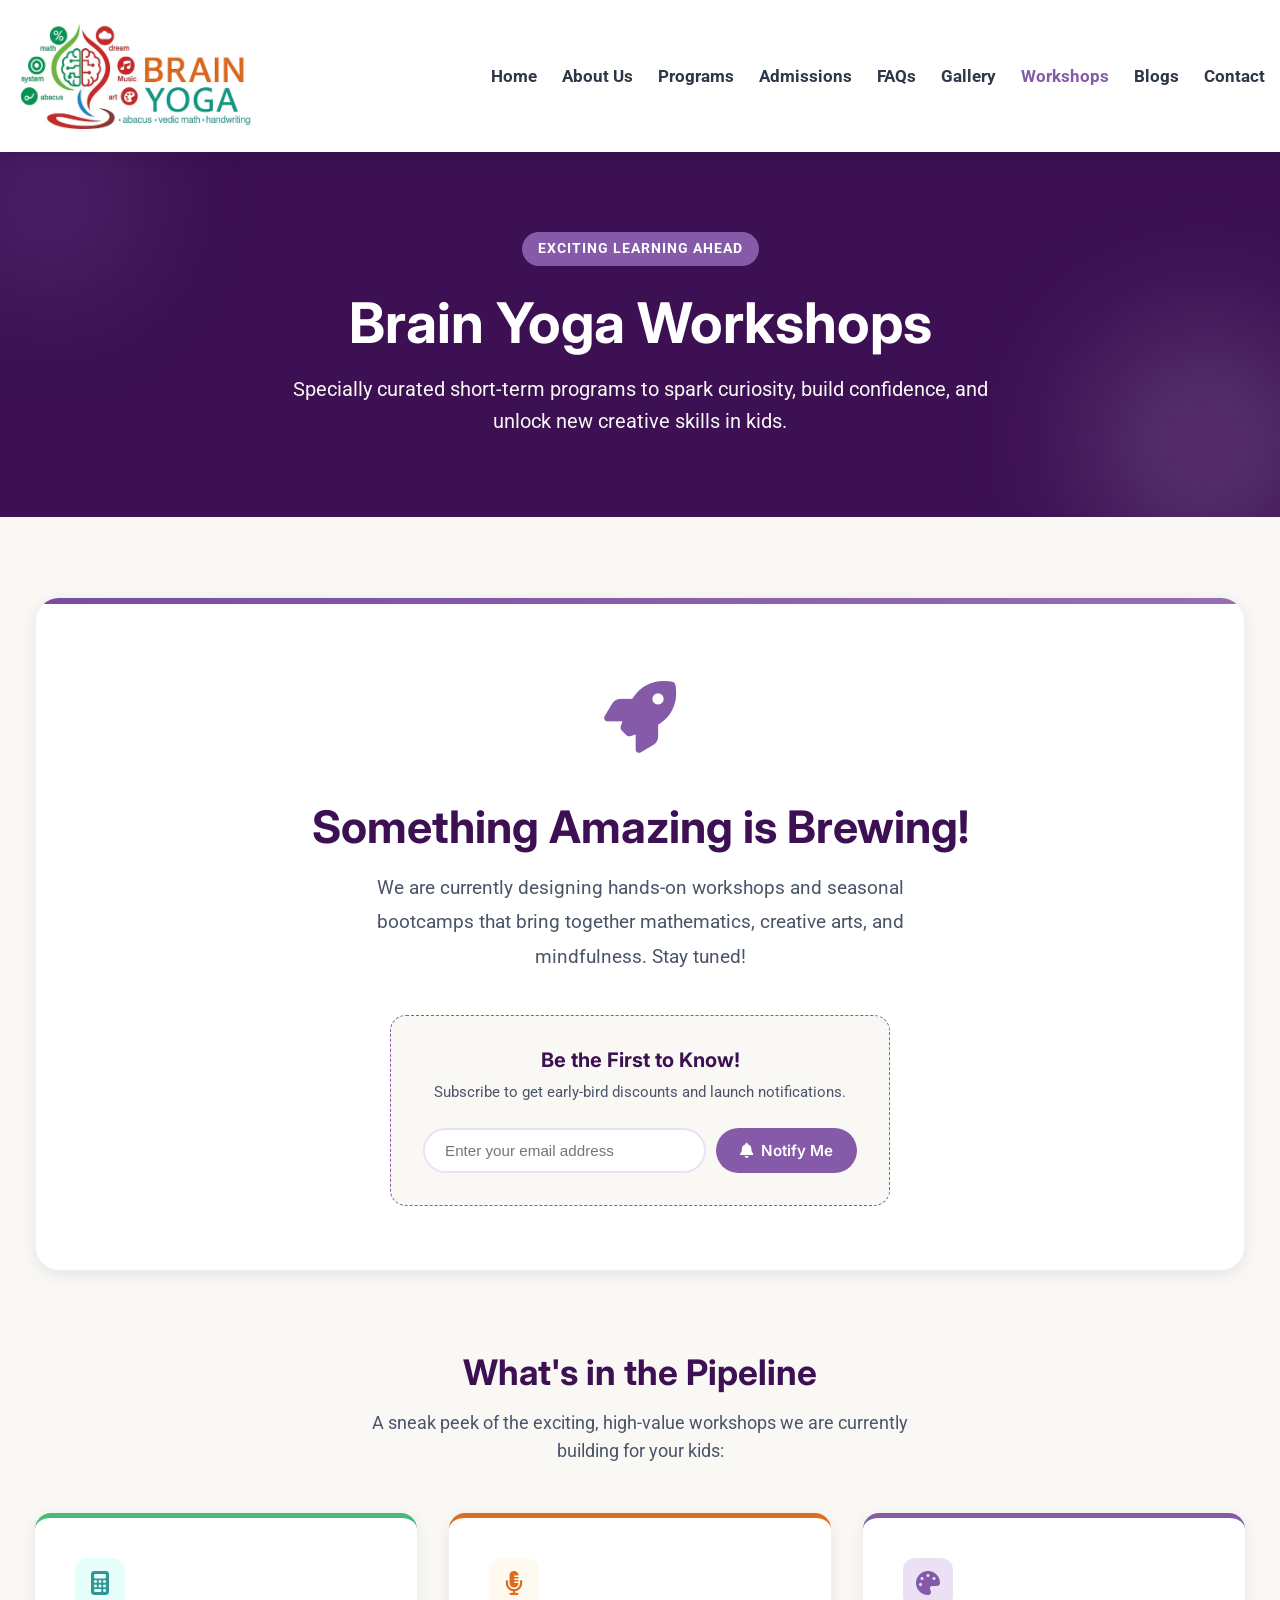
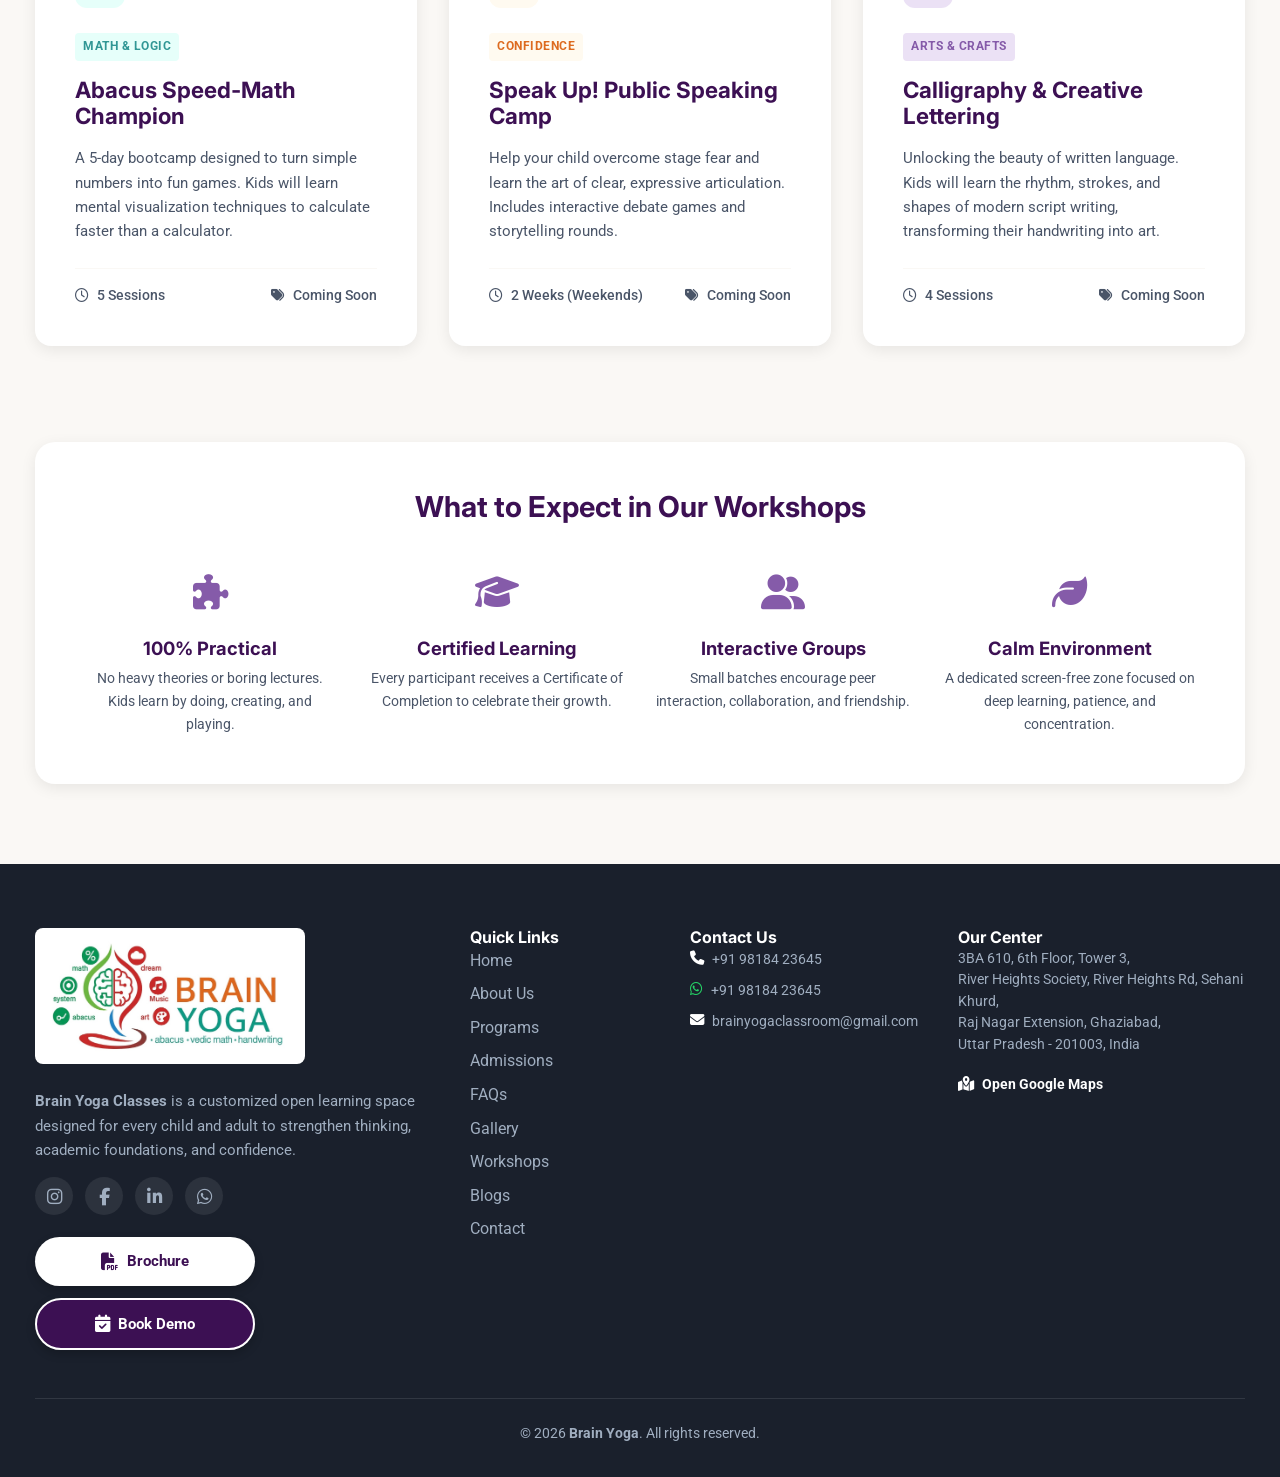
<file: workshops.html>
<!DOCTYPE html>
<html lang="en">

<head>
    <meta charset="UTF-8">
    <meta name="viewport" content="width=device-width, initial-scale=1.0">
    <title>Workshops | Brain Yoga Classes</title>
    <meta name="description" content="Our interactive workshops encourage children to think creatively, solve problems, communicate effectively and develop skills that prepare them for the future.">
    <link rel="canonical" href="https://brainyogaclassroom.in/workshops">
    <!-- Google Fonts -->
    <link rel="preconnect" href="https://fonts.googleapis.com">
    <link rel="preconnect" href="https://fonts.gstatic.com" crossorigin>
    <link
        href="https://fonts.googleapis.com/css2?family=Inter:wght@400;600;700;800&family=Roboto:wght@400;500;700&display=swap"
        rel="stylesheet">
    <!-- Font Awesome -->
    <link rel="stylesheet" href="https://cdnjs.cloudflare.com/ajax/libs/font-awesome/6.4.0/css/all.min.css">
    <!-- CSS -->
    <link rel="stylesheet" href="css/style.css">
    <style>
        /* Pulse Animation */
        @keyframes pulse {
            0% {
                transform: scale(1);
            }

            50% {
                transform: scale(1.05);
            }

            100% {
                transform: scale(1);
            }
        }

        /* Pipeline Card Hover */
        .pipeline-card {
            transition: all 0.3s cubic-bezier(0.25, 0.8, 0.25, 1);
        }

        .pipeline-card:hover {
            transform: translateY(-8px);
            box-shadow: 0 15px 30px rgba(133, 91, 169, 0.15) !important;
        }

        /* Mobile responsive adjustments */
        @media (max-width: 600px) {
            #notify-form {
                flex-direction: column;
            }

            #notify-form input {
                border-radius: 25px !important;
                margin-bottom: 10px;
                width: 100%;
            }

            #notify-form button {
                width: 100%;
            }
        }
    </style>
</head>

<body>
    <!-- Header Navigation -->
    <header>
        <div class="container navbar">
            <a href="index.html" class="logo" style="display: flex; align-items: center; text-decoration: none;">
                <img src="images/New logo.jpg" alt="Brain Yoga" style="height: 140px; object-fit: contain;">
            </a>
            <nav>
                <button class="menu-toggle" id="menuToggle" aria-label="Toggle Navigation">
                    <i class="fa-solid fa-bars"></i>
                </button>
                <ul class="nav-links" id="navLinks">
                    <li><a href="index.html">Home</a></li>
                    <li><a href="about.html">About Us</a></li>
                    <li><a href="programs.html">Programs</a></li>
                    <li><a href="admissions.html">Admissions</a></li>
                    <li><a href="faqs.html">FAQs</a></li>
                    <li><a href="gallery.html">Gallery</a></li>
                    <li><a href="workshops.html" class="active">Workshops</a></li>
                    <li><a href="blogs.html">Blogs</a></li>
                    <li><a href="contact.html">Contact</a></li>
                </ul>
            </nav>
        </div>
    </header>

    <!-- Page Header -->
    <section class="page-header"
        style="background-color: var(--color-purple-dark); padding: 5rem 0; text-align: center; position: relative; overflow: hidden;">
        <!-- Background decorative blobs -->
        <div
            style="position: absolute; top: -50px; left: -50px; width: 200px; height: 200px; background: rgba(133, 91, 169, 0.2); filter: blur(50px); border-radius: 50%;">
        </div>
        <div
            style="position: absolute; bottom: -50px; right: -50px; width: 250px; height: 250px; background: rgba(235, 225, 245, 0.15); filter: blur(60px); border-radius: 50%;">
        </div>

        <div class="container" style="position: relative; z-index: 2;">
            <span
                style="background-color: var(--color-purple-primary); color: white; padding: 6px 16px; border-radius: 50px; font-size: 0.85rem; font-weight: 700; letter-spacing: 1px; text-transform: uppercase; margin-bottom: 1.5rem; display: inline-block;">Exciting
                Learning Ahead</span>
            <h1
                style="color: var(--color-white); font-size: 3.5rem; margin-bottom: 1rem; font-family: var(--font-heading);">
                Brain Yoga Workshops</h1>
            <p
                style="color: var(--color-cream); font-size: 1.25rem; max-width: 700px; margin: 0 auto; line-height: 1.6;">
                Specially curated short-term programs to spark curiosity, build confidence, and unlock new creative
                skills in kids.</p>
        </div>
    </section>

    <!-- Main Content -->
    <section class="section" style="padding: 5rem 0; background-color: var(--color-cream);">
        <div class="container">

            <!-- Coming Soon Central Banner -->
            <div
                style="background-color: var(--color-white); border-radius: 24px; padding: 4rem 2rem; box-shadow: var(--box-shadow); text-align: center; margin-bottom: 4rem; position: relative; overflow: hidden; border: 1px solid rgba(133, 91, 169, 0.1);">
                <div
                    style="position: absolute; top: 0; left: 0; width: 100%; height: 6px; background: var(--color-purple-gradient);">
                </div>

                <div
                    style="font-size: 4.5rem; color: var(--color-purple-primary); margin-bottom: 1.5rem; animation: pulse 2s infinite ease-in-out;">
                    <i class="fa-solid fa-rocket"></i>
                </div>

                <h2
                    style="font-size: 2.8rem; color: var(--color-purple-dark); margin-bottom: 1rem; font-family: var(--font-heading);">
                    Something Amazing is Brewing!</h2>
                <p
                    style="font-size: 1.2rem; color: var(--color-text-light); max-width: 600px; margin: 0 auto 2.5rem; line-height: 1.8;">
                    We are currently designing hands-on workshops and seasonal bootcamps that bring together
                    mathematics, creative arts, and mindfulness. Stay tuned!
                </p>


                <!-- Notify Me Form Card -->
                <div
                    style="max-width: 500px; margin: 0 auto; background: var(--color-cream); padding: 2rem; border-radius: 16px; border: 1px dashed var(--color-purple-primary);">
                    <h3 style="font-size: 1.25rem; color: var(--color-purple-dark); margin-bottom: 0.5rem;">Be the First
                        to Know!</h3>
                    <p style="font-size: 0.95rem; color: var(--color-text-light); margin-bottom: 1.5rem;">Subscribe to
                        get early-bird discounts and launch notifications.</p>

                    <form id="notify-form" style="display: flex; gap: 10px;"
                        action="https://formsubmit.co/brainyogaclassroom@gmail.com" method="POST">
                        <input type="hidden" name="_subject" value="New Workshop Notification Subscriber - Brain Yoga">
                        <input type="hidden" name="_template" value="table">
                        <input type="hidden" name="_captcha" value="false">
                        <input type="text" name="_honey" style="display:none">
                        <input type="email" name="Email_Subscription" placeholder="Enter your email address" required
                            style="flex-grow: 1; padding: 12px 20px; border-radius: 50px; border: 2px solid var(--color-purple-light); outline: none; font-size: 0.95rem; transition: border-color 0.3s;"
                            onfocus="this.style.borderColor='var(--color-purple-primary)'"
                            onblur="this.style.borderColor='var(--color-purple-light)'">
                        <button type="submit" class="btn btn-primary"
                            style="padding: 12px 24px; font-size: 0.95rem; display: flex; align-items: center; justify-content: center; gap: 8px;">
                            <i class="fa-solid fa-bell"></i> Notify Me
                        </button>
                    </form>
                    <div id="form-message"
                        style="margin-top: 1rem; font-size: 0.95rem; color: #48BB78; font-weight: 600; display: none;">
                        <i class="fa-solid fa-circle-check"></i> Thank you! We will notify you as soon as workshops
                        open.
                    </div>
                </div>
            </div>

            <!-- What's in the Pipeline Section -->
            <div style="margin-top: 5rem;">
                <h2
                    style="font-size: 2.2rem; color: var(--color-purple-dark); text-align: center; margin-bottom: 1rem; font-family: var(--font-heading);">
                    What's in the Pipeline</h2>
                <p
                    style="text-align: center; color: var(--color-text-light); max-width: 600px; margin: 0 auto 3rem; font-size: 1.1rem;">
                    A sneak peek of the exciting, high-value workshops we are currently building for your kids:</p>

                <div style="display: grid; grid-template-columns: repeat(auto-fit, minmax(320px, 1fr)); gap: 2rem;">

                    <!-- Card 1 -->
                    <div class="pipeline-card"
                        style="background-color: var(--color-white); padding: 2.5rem; border-radius: 16px; box-shadow: var(--box-shadow); transition: var(--transition); border-top: 5px solid #48BB78;">
                        <div
                            style="width: 50px; height: 50px; background-color: #E6FFFA; color: #319795; border-radius: 12px; display: flex; align-items: center; justify-content: center; font-size: 1.5rem; margin-bottom: 1.5rem;">
                            <i class="fa-solid fa-calculator"></i>
                        </div>
                        <span
                            style="font-size: 0.75rem; text-transform: uppercase; font-weight: 700; color: #319795; background-color: #E6FFFA; padding: 4px 8px; border-radius: 4px; display: inline-block; margin-bottom: 1rem; letter-spacing: 0.5px;">Math
                            & Logic</span>
                        <h3 style="font-size: 1.4rem; color: var(--color-purple-dark); margin-bottom: 1rem;">Abacus
                            Speed-Math Champion</h3>
                        <p
                            style="color: var(--color-text-light); font-size: 0.95rem; line-height: 1.6; margin-bottom: 1.5rem;">
                            A 5-day bootcamp designed to turn simple numbers into fun games. Kids will learn mental
                            visualization techniques to calculate faster than a calculator.
                        </p>
                        <div
                            style="display: flex; justify-content: space-between; align-items: center; border-top: 1px solid var(--color-cream); padding-top: 1rem; font-size: 0.85rem; color: var(--color-text-light); font-weight: 500;">
                            <span><i class="fa-regular fa-clock" style="margin-right: 5px;"></i> 5 Sessions</span>
                            <span><i class="fa-solid fa-tags" style="margin-right: 5px;"></i> Coming Soon</span>
                        </div>
                    </div>

                    <!-- Card 2 -->
                    <div class="pipeline-card"
                        style="background-color: var(--color-white); padding: 2.5rem; border-radius: 16px; box-shadow: var(--box-shadow); transition: var(--transition); border-top: 5px solid #DD6B20;">
                        <div
                            style="width: 50px; height: 50px; background-color: #FFFAF0; color: #DD6B20; border-radius: 12px; display: flex; align-items: center; justify-content: center; font-size: 1.5rem; margin-bottom: 1.5rem;">
                            <i class="fa-solid fa-microphone-lines"></i>
                        </div>
                        <span
                            style="font-size: 0.75rem; text-transform: uppercase; font-weight: 700; color: #DD6B20; background-color: #FFFAF0; padding: 4px 8px; border-radius: 4px; display: inline-block; margin-bottom: 1rem; letter-spacing: 0.5px;">Confidence</span>
                        <h3 style="font-size: 1.4rem; color: var(--color-purple-dark); margin-bottom: 1rem;">Speak Up!
                            Public Speaking Camp</h3>
                        <p
                            style="color: var(--color-text-light); font-size: 0.95rem; line-height: 1.6; margin-bottom: 1.5rem;">
                            Help your child overcome stage fear and learn the art of clear, expressive articulation.
                            Includes interactive debate games and storytelling rounds.
                        </p>
                        <div
                            style="display: flex; justify-content: space-between; align-items: center; border-top: 1px solid var(--color-cream); padding-top: 1rem; font-size: 0.85rem; color: var(--color-text-light); font-weight: 500;">
                            <span><i class="fa-regular fa-clock" style="margin-right: 5px;"></i> 2 Weeks
                                (Weekends)</span>
                            <span><i class="fa-solid fa-tags" style="margin-right: 5px;"></i> Coming Soon</span>
                        </div>
                    </div>

                    <!-- Card 3 -->
                    <div class="pipeline-card"
                        style="background-color: var(--color-white); padding: 2.5rem; border-radius: 16px; box-shadow: var(--box-shadow); transition: var(--transition); border-top: 5px solid var(--color-purple-primary);">
                        <div
                            style="width: 50px; height: 50px; background-color: var(--color-purple-light); color: var(--color-purple-primary); border-radius: 12px; display: flex; align-items: center; justify-content: center; font-size: 1.5rem; margin-bottom: 1.5rem;">
                            <i class="fa-solid fa-palette"></i>
                        </div>
                        <span
                            style="font-size: 0.75rem; text-transform: uppercase; font-weight: 700; color: var(--color-purple-primary); background-color: var(--color-purple-light); padding: 4px 8px; border-radius: 4px; display: inline-block; margin-bottom: 1rem; letter-spacing: 0.5px;">Arts
                            & Crafts</span>
                        <h3 style="font-size: 1.4rem; color: var(--color-purple-dark); margin-bottom: 1rem;">Calligraphy
                            & Creative Lettering</h3>
                        <p
                            style="color: var(--color-text-light); font-size: 0.95rem; line-height: 1.6; margin-bottom: 1.5rem;">
                            Unlocking the beauty of written language. Kids will learn the rhythm, strokes, and shapes of
                            modern script writing, transforming their handwriting into art.
                        </p>
                        <div
                            style="display: flex; justify-content: space-between; align-items: center; border-top: 1px solid var(--color-cream); padding-top: 1rem; font-size: 0.85rem; color: var(--color-text-light); font-weight: 500;">
                            <span><i class="fa-regular fa-clock" style="margin-right: 5px;"></i> 4 Sessions</span>
                            <span><i class="fa-solid fa-tags" style="margin-right: 5px;"></i> Coming Soon</span>
                        </div>
                    </div>

                </div>
            </div>

            <!-- Features of Workshops -->
            <div
                style="margin-top: 6rem; background-color: var(--color-white); border-radius: 20px; padding: 3rem; box-shadow: var(--box-shadow);">
                <h3
                    style="font-size: 1.8rem; color: var(--color-purple-dark); text-align: center; margin-bottom: 2.5rem; font-family: var(--font-heading);">
                    What to Expect in Our Workshops</h3>

                <div
                    style="display: grid; grid-template-columns: repeat(auto-fit, minmax(220px, 1fr)); gap: 2rem; text-align: center;">
                    <div>
                        <div style="color: var(--color-purple-primary); font-size: 2.2rem; margin-bottom: 1rem;"><i
                                class="fa-solid fa-puzzle-piece"></i></div>
                        <h4
                            style="font-size: 1.15rem; color: var(--color-purple-dark); margin-bottom: 0.5rem; font-weight: 700;">
                            100% Practical</h4>
                        <p style="font-size: 0.9rem; color: var(--color-text-light);">No heavy theories or boring
                            lectures. Kids learn by doing, creating, and playing.</p>
                    </div>
                    <div>
                        <div style="color: var(--color-purple-primary); font-size: 2.2rem; margin-bottom: 1rem;"><i
                                class="fa-solid fa-graduation-cap"></i></div>
                        <h4
                            style="font-size: 1.15rem; color: var(--color-purple-dark); margin-bottom: 0.5rem; font-weight: 700;">
                            Certified Learning</h4>
                        <p style="font-size: 0.9rem; color: var(--color-text-light);">Every participant receives a
                            Certificate of Completion to celebrate their growth.</p>
                    </div>
                    <div>
                        <div style="color: var(--color-purple-primary); font-size: 2.2rem; margin-bottom: 1rem;"><i
                                class="fa-solid fa-user-group"></i></div>
                        <h4
                            style="font-size: 1.15rem; color: var(--color-purple-dark); margin-bottom: 0.5rem; font-weight: 700;">
                            Interactive Groups</h4>
                        <p style="font-size: 0.9rem; color: var(--color-text-light);">Small batches encourage peer
                            interaction, collaboration, and friendship.</p>
                    </div>
                    <div>
                        <div style="color: var(--color-purple-primary); font-size: 2.2rem; margin-bottom: 1rem;"><i
                                class="fa-solid fa-leaf"></i></div>
                        <h4
                            style="font-size: 1.15rem; color: var(--color-purple-dark); margin-bottom: 0.5rem; font-weight: 700;">
                            Calm Environment</h4>
                        <p style="font-size: 0.9rem; color: var(--color-text-light);">A dedicated screen-free zone
                            focused on deep learning, patience, and concentration.</p>
                    </div>
                </div>
            </div>

        </div>
    </section>

    <!-- Footer -->
    <footer>
        <div class="container">
            <div class="footer-grid">
                <div class="footer-brand">
                    <a href="index.html" class="logo" style="display: inline-flex; align-items: center; text-decoration: none; margin-bottom: 15px;">
                        <div style="background: white; padding: 8px 12px; border-radius: 8px; display: inline-flex; align-items: center; justify-content: center;">
                            <img src="images/New logo.jpg" alt="Brain Yoga" style="height: 50px; object-fit: contain;">
                        </div>
                    </a>
                    <p style="font-size: 0.95rem; color: #A0AEC0; margin-top: 10px; line-height: 1.6;">
                        <strong>Brain Yoga Classes</strong> is a customized open learning space designed for every child and adult to strengthen thinking, academic foundations, and confidence.
                    </p>
                    <div class="footer-socials" style="display: flex; gap: 12px; margin-top: 15px;">
                        <a href="https://www.instagram.com/the.brainyoga?igsh=MTBhbWpsMm92dXhmaQ==" target="_blank" title="Instagram"><i class="fa-brands fa-instagram"></i></a>
                        <a href="https://www.facebook.com/share/1BLQqWdBDm/" target="_blank" title="Facebook"><i class="fa-brands fa-facebook-f"></i></a>
                        <a href="https://www.linkedin.com/company/brain-yoga-classroom/" target="_blank" title="LinkedIn"><i class="fa-brands fa-linkedin-in"></i></a>
                        <a href="https://wa.me/+919818423645" target="_blank" title="WhatsApp"><i class="fa-brands fa-whatsapp"></i></a>
                    </div>
                    <div style="margin-top: 22px; display: flex; flex-direction: column; gap: 12px; max-width: 220px;">
                        <a href="Brochure.pdf" target="_blank" class="footer-btn footer-btn-white">
                            <i class="fa-solid fa-file-pdf" style="font-size: 1.1rem;"></i> Brochure
                        </a>
                        <a href="contact.html" class="footer-btn footer-btn-purple">
                            <i class="fa-solid fa-calendar-check" style="font-size: 1.1rem;"></i> Book Demo
                        </a>
                    </div>
                </div>
                <div>
                    <h4 class="footer-title">Quick Links</h4>
                    <ul class="footer-links">
                        <li><a href="index.html">Home</a></li>
                        <li><a href="about.html">About Us</a></li>
                        <li><a href="programs.html">Programs</a></li>
                        <li><a href="admissions.html">Admissions</a></li>
                        <li><a href="faqs.html">FAQs</a></li>
                        <li><a href="gallery.html">Gallery</a></li>
                        <li><a href="workshops.html">Workshops</a></li>
                        <li><a href="blogs.html">Blogs</a></li>
                        <li><a href="contact.html">Contact</a></li>
                    </ul>
                </div>
                <div>
                    <h4 class="footer-title">Contact Us</h4>
                    <ul class="footer-links">
                        <li style="display: flex; align-items: flex-start; gap: 8px; color: #A0AEC0; font-size: 0.9rem;">
                            <i class="fa-solid fa-phone" style="color: #FFFFFF; margin-top: 3px;"></i> 
                            <a href="tel:+919818423645" class="footer-contact-link">+91 98184 23645</a>
                        </li>
                        <li style="display: flex; align-items: flex-start; gap: 8px; color: #A0AEC0; font-size: 0.9rem;">
                            <i class="fa-brands fa-whatsapp" style="color: #25D366; margin-top: 3px;"></i> 
                            <a href="https://wa.me/+919818423645" target="_blank" class="footer-contact-link">+91 98184 23645</a>
                        </li>
                        <li style="display: flex; align-items: flex-start; gap: 8px; color: #A0AEC0; font-size: 0.9rem;">
                            <i class="fa-solid fa-envelope" style="color: #FFFFFF; margin-top: 3px;"></i> 
                            <a href="mailto:brainyogaclassroom@gmail.com" class="footer-contact-link">brainyogaclassroom@gmail.com</a>
                        </li>
                    </ul>
                </div>
                <div>
                    <h4 class="footer-title">Our Center</h4>
                    <p style="font-size: 0.9rem; color: #A0AEC0; line-height: 1.5; margin-bottom: 12px;">
                        3BA 610, 6th Floor, Tower 3,<br>
                        River Heights Society, River Heights Rd, Sehani Khurd,<br>
                        Raj Nagar Extension, Ghaziabad,<br>
                        Uttar Pradesh - 201003, India
                    </p>
                    <a href="https://maps.app.goo.gl/bH7ZdZABk1bosk6B9?g_st=ac" target="_blank" class="footer-maps-link">
                        <i class="fa-solid fa-map-location-dot" style="color: #FFFFFF;"></i> <strong>Open Google Maps</strong>
                    </a>
                </div>
            </div>
            <div class="footer-bottom">
                <p>&copy; 2026 <strong>Brain Yoga</strong>. All rights reserved.</p>
            </div>
        </div>
    </footer>

    <!-- Scripts -->
    <script src="js/main.js"></script>
    <script>
        document.getElementById('notify-form').addEventListener('submit', function (e) {
            e.preventDefault();
            const form = this;
            const submitBtn = form.querySelector('[type="submit"]');
            const originalText = submitBtn.innerHTML;
            
            // Check if browsing via file:// protocol
            if (window.location.protocol === 'file:') {
                alert("FormSubmit does not support local HTML files (file:// protocol).\n\nPlease open this page using a local web server (such as VS Code Live Server or by running 'python3 -m http.server 8000' in the folder) or host it on GitHub Pages/live server to test the form submission.");
                return;
            }

            // Show loading state
            submitBtn.innerHTML = '<i class="fa-solid fa-circle-notch fa-spin"></i>';
            submitBtn.disabled = true;
            
            const formData = new FormData(form);
            
            fetch("https://formsubmit.co/ajax/brainyogaclassroom@gmail.com", {
                method: "POST",
                body: formData,
                headers: {
                    'Accept': 'application/json'
                }
            })
            .then(response => response.json())
            .then(data => {
                submitBtn.innerHTML = originalText;
                submitBtn.disabled = false;
                
                if (data.success === "true") {
                    form.style.display = 'none';
                    document.getElementById('form-message').style.display = 'block';
                } else {
                    if (data.message && data.message.includes('activate')) {
                        alert("FormSubmit requires activation. A confirmation email has been sent to brainyogaclassroom@gmail.com. Please log in to that email account and click 'Activate Form' to start receiving submissions.");
                    } else {
                        alert("Something went wrong: " + (data.message || "Please try again later."));
                    }
                }
            })
            .catch(error => {
                submitBtn.innerHTML = originalText;
                submitBtn.disabled = false;
                console.error("Error submitting form:", error);
                alert("Submission failed. Please check your internet connection and try again.");
            });
        });
    </script>

</body>

</html>
</file>
<file: css/style.css>
/* Reset and Base Styles */
:root {
  --color-cream: #FAF8F5;
  --color-white: #FFFFFF;
  --color-purple-dark: #3C1053;
  --color-purple-primary: #855BA9;
  --color-purple-light: #EBE1F5;
  --color-purple-gradient: linear-gradient(135deg, #7A4B9F, #9670B3);
  --color-text: #2D3748;
  --color-text-light: #4A5568;
  --font-heading: 'Inter', sans-serif;
  --font-body: 'Roboto', sans-serif;
  --box-shadow: 0 4px 15px rgba(0, 0, 0, 0.08);
  --box-shadow-hover: 0 10px 25px rgba(0, 0, 0, 0.15);
  --transition: all 0.3s cubic-bezier(0.25, 0.8, 0.25, 1);
}

* {
  margin: 0;
  padding: 0;
  box-sizing: border-box;
}

body {
  font-family: var(--font-body);
  color: var(--color-text);
  background-color: var(--color-cream);
  line-height: 1.6;
  overflow-x: hidden;
}

h1,
h2,
h3,
h4,
h5,
h6 {
  font-family: var(--font-heading);
  color: var(--color-purple-dark);
  font-weight: 700;
  line-height: 1.2;
}

a {
  text-decoration: none;
  color: inherit;
}

img {
  max-width: 100%;
  height: auto;
  display: block;
}

.container {
  width: 100%;
  max-width: 1250px;
  margin: 0 auto;
  padding: 0 20px;
}

/* Typography */
.section-title {
  text-align: center;
  font-size: 2rem;
  margin-bottom: 2rem;
  color: var(--color-purple-dark);
}

.text-center {
  text-align: center;
}

/* Buttons */
.btn {
  display: inline-block;
  padding: 10px 24px;
  border-radius: 50px;
  font-weight: 600;
  font-family: var(--font-heading);
  font-size: 0.95rem;
  cursor: pointer;
  transition: var(--transition);
  border: none;
  text-align: center;
}

.btn-primary {
  background-color: var(--color-purple-primary);
  color: var(--color-white);
}

.btn-primary:hover {
  background-color: var(--color-purple-dark);
  color: var(--color-white);
  transform: translateY(-2px);
  box-shadow: 0 6px 15px rgba(133, 91, 169, 0.4);
}

.btn-white {
  background-color: var(--color-white);
  color: var(--color-purple-primary);
}

.btn-white:hover {
  background-color: var(--color-cream);
  color: var(--color-purple-dark);
  transform: translateY(-2px);
  box-shadow: 0 6px 15px rgba(0, 0, 0, 0.1);
}

/* Header & Navigation */
header {
  background-color: var(--color-white);
  box-shadow: var(--box-shadow);
  position: sticky;
  top: 0;
  z-index: 1000;
}

.navbar {
  display: flex;
  justify-content: space-between;
  align-items: center;
  padding: 10px 0;
}

.logo {
  display: flex;
  align-items: center;
  gap: 10px;
}

.logo img {
  height: 120px !important;
  max-height: 120px;
  object-fit: contain;
  margin: 0;
  transition: transform 0.3s ease;
}

.logo img:hover {
  transform: scale(1.05);
}

.logo span {
  font-family: var(--font-heading);
  font-size: 1.2rem;
  font-weight: 800;
  color: var(--color-purple-dark);
}

.menu-toggle {
  display: none;
}

.nav-links {
  display: flex;
  list-style: none;
  gap: 25px;
  align-items: center;
}

.nav-links li a {
  color: var(--color-text);
  font-weight: 700;
  font-size: 1.05rem;
  position: relative;
  padding-bottom: 5px;
}

.nav-links li a:hover,
.nav-links li a.active {
  color: var(--color-purple-primary);
}

.nav-btn {
  margin-left: 10px;
  padding: 8px 16px !important;
  font-size: 0.85rem !important;
}

/* Hero Section */
.hero {
  position: relative;
  height: 60vh;
  min-height: 500px;
  display: flex;
  align-items: flex-end;
  justify-content: flex-start;
  background: url('https://images.unsplash.com/photo-1577896851231-70ef18881754?q=80&w=2070&auto=format&fit=crop') no-repeat center center/cover;
  padding-bottom: 5rem;
}

.hero::before {
  content: '';
  position: absolute;
  top: 0;
  left: 0;
  right: 0;
  bottom: 0;
  background: linear-gradient(to top, rgba(133, 91, 169, 0.8), rgba(60, 16, 83, 0.2));
}

.hero-content {
  position: relative;
  z-index: 1;
  max-width: 600px;
  color: var(--color-white);
}

.hero blockquote {
  font-size: 2rem;
  font-weight: 700;
  font-family: var(--font-heading);
  line-height: 1.3;
  margin-bottom: 10px;
  text-shadow: 2px 2px 4px rgba(0, 0, 0, 0.4);
}

.hero .quote-author {
  font-size: 1rem;
  font-weight: 500;
  margin-bottom: 30px;
  display: flex;
  flex-direction: column;
  color: var(--color-cream);
}

.hero-buttons {
  display: flex;
  gap: 15px;
}

/* Who Are We Box */
.who-are-we {
  padding: 3rem 0;
  background-color: var(--color-white);
  text-align: center;
}

.who-are-we .intro-text {
  font-size: 1.1rem;
  color: var(--color-text-light);
  margin-bottom: 2rem;
}

.stats-container {
  display: flex;
  justify-content: space-around;
  background-color: var(--color-purple-light);
  padding: 20px;
  border-radius: 12px;
  flex-wrap: wrap;
  gap: 20px;
}

.stat-item {
  display: flex;
  flex-direction: column;
  align-items: center;
  color: var(--color-purple-dark);
}

.stat-item i {
  font-size: 1.5rem;
  margin-bottom: 10px;
  color: var(--color-purple-primary);
}

.stat-item h3 {
  font-size: 1.4rem;
  margin-bottom: 2px;
}

.stat-item p {
  font-size: 0.85rem;
  font-weight: 500;
}

/* A Note to Parents */
.note-parents {
  background: var(--color-purple-gradient);
  color: var(--color-white);
  display: flex;
  align-items: stretch;
}

.note-parents .container {
  display: flex;
  padding: 0;
  max-width: 100%;
}

.note-image {
  flex: 1;
  min-height: 300px;
  background: url('../images/note-to-parents.jpg') no-repeat center center/cover;
}

.note-content {
  flex: 1;
  padding: 4rem 3rem;
  display: flex;
  flex-direction: column;
  justify-content: center;
}

.note-content h2 {
  color: var(--color-white);
  margin-bottom: 1rem;
  font-size: 2rem;
}

.note-content p {
  font-size: 1.1rem;
  margin-bottom: 1rem;
  line-height: 1.6;
}

/* Our Ideology / Flip Cards */
.ideology {
  padding: 4rem 0;
  background-color: var(--color-white);
}

.cards-grid {
  display: flex;
  justify-content: center;
  gap: 20px;
  flex-wrap: wrap;
}

.flip-card {
  position: relative;
  background-color: transparent;
  width: 300px;
  height: 200px;
  perspective: 1000px;
  cursor: pointer;
  z-index: 1;
}

.flip-card:hover,
.flip-card:focus-within,
.flip-card:active {
  z-index: 10;
}

.flip-card-inner {
  position: relative;
  width: 100%;
  height: 100%;
  text-align: center;
  transition: transform 0.6s cubic-bezier(0.4, 0.2, 0.2, 1);
  transform-style: preserve-3d;
  -webkit-transform-style: preserve-3d;
  box-shadow: var(--box-shadow);
  border-radius: 12px;
  will-change: transform;
}

.flip-card:hover .flip-card-inner {
  transform: rotateY(180deg);
  -webkit-transform: rotateY(180deg);
}

.flip-card-front,
.flip-card-back {
  position: absolute;
  width: 100%;
  height: 100%;
  -webkit-backface-visibility: hidden;
  backface-visibility: hidden;
  border-radius: 12px;
  overflow: hidden;
  display: flex;
  flex-direction: column;
  align-items: center;
  justify-content: center;
}

.flip-card-front {
  background-color: var(--color-white);
  position: absolute;
  transform: rotateY(0deg);
  -webkit-transform: rotateY(0deg);
  transform-style: preserve-3d;
  -webkit-transform-style: preserve-3d;
}

.flip-card-front img {
  width: 100%;
  height: 100%;
  object-fit: cover;
  -webkit-backface-visibility: hidden;
  backface-visibility: hidden;
}

.flip-card-front .card-title {
  position: absolute;
  bottom: 0;
  left: 0;
  width: 100%;
  height: auto;
  padding: 10px 5px;
  background: rgba(60, 16, 83, 0.85);
  color: var(--color-white);
  font-weight: 700;
  font-size: 0.95rem;
  text-align: center;
  border-bottom-left-radius: 12px;
  border-bottom-right-radius: 12px;
  backdrop-filter: blur(4px);
  z-index: 2;
}

.flip-card-back {
  background: var(--color-purple-gradient);
  color: white;
  transform: rotateY(180deg);
  -webkit-transform: rotateY(180deg);
  transform-style: preserve-3d;
  -webkit-transform-style: preserve-3d;
  padding: 20px;
  justify-content: center;
}

.flip-card-back h3 {
  color: var(--color-cream);
  font-size: 1.1rem;
  margin-bottom: 8px;
  font-weight: 700;
}

.flip-card-back p {
  font-size: 0.85rem;
  line-height: 1.5;
}

/* Gallery Strip */
.gallery-strip {
  display: flex;
  gap: 10px;
  margin-top: 20px;
  overflow-x: auto;
  padding-bottom: 20px;
}

.gallery-strip img {
  width: 180px;
  height: 130px;
  object-fit: cover;
  border-radius: 8px;
  flex-shrink: 0;
  transition: transform 0.3s cubic-bezier(0.25, 0.8, 0.25, 1), box-shadow 0.3s ease;
}

.gallery-strip img:hover {
  transform: translateY(-6px) scale(1.05);
  box-shadow: 0 12px 20px rgba(118, 74, 157, 0.25) !important;
}

.gallery-btn-wrapper {
  text-align: center;
  margin-top: -10px;
}

/* Why Choose Us & Testimonials */
.split-section {
  padding: 4rem 0;
  background-color: var(--color-cream);
}

.split-grid {
  display: grid;
  grid-template-columns: 1fr 1.5fr;
  gap: 40px;
}

.why-us h2 {
  font-size: 1.8rem;
  margin-bottom: 1.5rem;
  color: var(--color-purple-primary);
}

.features-list {
  list-style: none;
}

.features-list li {
  display: flex;
  align-items: center;
  margin-bottom: 12px;
  font-size: 1.05rem;
  font-weight: 500;
}

.features-list li i {
  color: #48BB78;
  font-size: 1.1rem;
  margin-right: 12px;
}

.testimonials {
  background: var(--color-purple-gradient);
  padding: 30px;
  border-radius: 12px;
  color: var(--color-white);
  text-align: center;
}

.testimonials h2 {
  color: var(--color-white);
  font-size: 1.5rem;
  margin-bottom: 20px;
}

.test-grid {
  display: flex;
  gap: 20px;
  justify-content: space-between;
}

.test-item {
  flex: 1;
  text-align: center;
}

.test-img {
  width: 60px;
  height: 60px;
  border-radius: 50%;
  object-fit: cover;
  margin: 0 auto 10px;
  border: 2px solid var(--color-white);
}

.test-stars {
  color: #ECC94B;
  font-size: 0.8rem;
  margin-bottom: 8px;
}

.test-text {
  font-size: 0.8rem;
  line-height: 1.4;
  margin-bottom: 10px;
  font-style: italic;
}

.test-author {
  font-weight: 700;
  font-size: 0.85rem;
}

/* Steps to Success */
.steps {
  padding: 3rem 0;
  background-color: var(--color-white);
  text-align: center;
}

.steps-container {
  display: flex;
  justify-content: center;
  align-items: center;
  background-color: var(--color-white);
  border-radius: 50px;
  box-shadow: 0 4px 20px rgba(133, 91, 169, 0.1);
  padding: 15px 40px;
  margin: 0 auto;
  max-width: 900px;
  flex-wrap: wrap;
  gap: 10px;
}

.step {
  display: flex;
  flex-direction: column;
  align-items: center;
  padding: 10px 20px;
}

.step-icon {
  width: 40px;
  height: 40px;
  background-color: var(--color-purple-light);
  border-radius: 50%;
  display: flex;
  align-items: center;
  justify-content: center;
  color: var(--color-purple-primary);
  margin-bottom: 8px;
  font-size: 1.1rem;
}

.step-title {
  font-weight: 600;
  font-size: 0.9rem;
  color: var(--color-purple-dark);
}

.step-arrow {
  color: var(--color-purple-primary);
  font-size: 1.2rem;
}

/* CTA Section */
.cta-section {
  background: var(--color-purple-gradient);
  padding: 4rem 0;
  color: var(--color-white);
  text-align: center;
}

.cta-section h2 {
  color: var(--color-white);
  font-size: 2rem;
  margin-bottom: 10px;
}

.cta-section p {
  font-size: 1.1rem;
  margin-bottom: 30px;
}

/* Premium Footer Styling */
footer {
  background-color: #1A202C !important;
  color: #A0AEC0 !important;
  padding: 4rem 0 2rem !important;
  font-family: var(--font-body);
}

.footer-grid {
  display: grid;
  grid-template-columns: 2.2fr 1fr 1.2fr 1.6fr !important;
  gap: 40px !important;
  margin-bottom: 3rem !important;
}

@media (max-width: 992px) {
  .footer-grid {
    grid-template-columns: 1fr 1fr !important;
    gap: 30px !important;
  }
}

@media (max-width: 576px) {
  .footer-grid {
    grid-template-columns: 1fr !important;
    gap: 25px !important;
  }
}

.footer-socials a {
  display: inline-flex;
  align-items: center;
  justify-content: center;
  width: 38px;
  height: 38px;
  background-color: rgba(255, 255, 255, 0.08);
  border-radius: 50%;
  color: #A0AEC0 !important;
  font-size: 1.1rem;
  transition: all 0.3s ease;
  text-decoration: none;
}

.footer-socials a:hover {
  background-color: var(--color-purple-primary);
  color: var(--color-white) !important;
  transform: translateY(-3px);
  box-shadow: 0 4px 12px rgba(133, 91, 169, 0.3);
}

.footer-links {
  list-style: none !important;
  padding: 0 !important;
  margin: 0 !important;
  display: flex !important;
  flex-direction: column !important;
  gap: 8px !important;
}

.footer-links li {
  margin-bottom: 0 !important;
}

.footer-links a {
  color: #A0AEC0 !important;
  transition: all 0.3s ease;
  text-decoration: none;
}

.footer-links a:hover {
  color: var(--color-white) !important;
  padding-left: 5px;
}

.footer-contact-link {
  color: #E2E8F0 !important;
  text-decoration: none;
  transition: all 0.3s ease;
}

.footer-contact-link:hover {
  color: var(--color-white) !important;
}

.footer-maps-link {
  display: inline-flex;
  align-items: center;
  gap: 8px;
  color: #FFFFFF !important;
  font-weight: 700;
  text-decoration: none;
  font-size: 0.9rem;
  transition: all 0.3s ease;
  margin-top: 5px;
}

.footer-maps-link:hover {
  color: #A0AEC0 !important;
  transform: translateY(-2px);
}

.footer-title {
  color: #FFFFFF !important;
  font-weight: 700 !important;
}

.footer-action-link {
  transition: all 0.3s ease;
}

.footer-action-link:hover {
  opacity: 0.8;
  transform: translateX(4px);
}

.footer-btn {
  display: inline-flex !important;
  align-items: center;
  justify-content: center;
  gap: 8px;
  text-decoration: none !important;
  font-weight: 700 !important;
  border-radius: 50px !important;
  padding: 12px 24px !important;
  font-size: 0.95rem !important;
  transition: all 0.3s ease !important;
  box-shadow: 0 4px 10px rgba(0, 0, 0, 0.2);
}

.footer-btn-white {
  background-color: #ffffff !important;
  color: #3C1053 !important;
}

.footer-btn-white i {
  color: #3C1053 !important;
}

.footer-btn-white:hover {
  background-color: #f7f5fa !important;
  transform: translateY(-3px) scale(1.02) !important;
  box-shadow: 0 8px 20px rgba(0, 0, 0, 0.35) !important;
}

.footer-btn-purple {
  background-color: #3C1053 !important;
  color: #ffffff !important;
  border: 2px solid #ffffff !important;
}

.footer-btn-purple i {
  color: #ffffff !important;
}

.footer-btn-purple:hover {
  background-color: #2d0a3d !important;
  transform: translateY(-3px) scale(1.02) !important;
  box-shadow: 0 8px 20px rgba(0, 0, 0, 0.4) !important;
}




.footer-bottom {
  text-align: center;
  border-top: 1px solid rgba(255, 255, 255, 0.1);
  padding-top: 1.5rem;
  font-size: 0.85rem;
  color: #A0AEC0;
}

/* Responsive */
@media (max-width: 992px) {
  .split-grid {
    grid-template-columns: 1fr;
  }

  .note-parents,
  .note-parents .container {
    flex-direction: column;
  }

  .note-image {
    min-height: 250px;
    width: 100%;
  }

  .note-content {
    padding: 2.5rem 1.5rem;
  }

  .footer-grid {
    grid-template-columns: 1fr 1fr;
  }
}

/* Founder Card Layout (About Us) */
.founder-card {
  background-color: var(--color-purple-dark);
  color: var(--color-white);
  border-radius: 16px;
  padding: 3rem;
  display: grid;
  grid-template-columns: 1fr 2fr;
  gap: 3rem;
  align-items: center;
  box-shadow: var(--box-shadow);
}

@media (max-width: 768px) {
  .logo img {
    height: 80px !important;
    max-height: 80px;
  }

  .menu-toggle {
    display: block;
    background: none;
    border: none;
    font-size: 1.8rem;
    color: var(--color-purple-dark);
    cursor: pointer;
    padding: 5px;
    transition: transform 0.2s ease;
  }
  
  .menu-toggle:hover {
    transform: scale(1.1);
  }

  .nav-links {
    display: none;
    flex-direction: column;
    position: absolute;
    top: 100%;
    left: 0;
    width: 100%;
    background-color: var(--color-white);
    box-shadow: 0 10px 20px rgba(0, 0, 0, 0.1);
    padding: 20px 0;
    gap: 10px;
    z-index: 999;
    align-items: center;
    border-top: 1px solid var(--color-purple-light);
  }

  .nav-links.active {
    display: flex;
  }

  .nav-links li {
    width: 100%;
    text-align: center;
  }

  .nav-links li a {
    display: block;
    width: 100%;
    padding: 8px 0;
  }

  .steps-container {
    flex-direction: column;
    border-radius: 20px;
  }

  .step-arrow {
    transform: rotate(90deg);
    margin: 10px 0;
  }

  .test-grid {
    flex-direction: column;
  }

  .founder-card {
    grid-template-columns: 1fr;
    gap: 2rem;
    padding: 2.5rem 1.5rem;
    text-align: center;
  }
}

/* About Page Ideology Section */
.ideology-banner {
  position: relative;
  background: url('../images/class3.jpg') no-repeat center center/cover;
  padding: 6rem 0;
  color: var(--color-white);
  text-align: center;
}

.ideology-banner::before {
  content: '';
  position: absolute;
  top: 0;
  left: 0;
  right: 0;
  bottom: 0;
  background: linear-gradient(135deg, rgba(60, 16, 83, 0.8), rgba(133, 91, 169, 0.5));
  z-index: 1;
}

.ideology-banner .container {
  position: relative;
  z-index: 2;
  max-width: 900px;
  margin: 0 auto;
}

.ideology-banner h2 {
  color: var(--color-cream);
  font-size: 2.8rem;
  margin-bottom: 2rem;
  font-family: var(--font-heading);
  text-shadow: 2px 2px 5px rgba(0, 0, 0, 0.6);
  display: inline-block;
  border-bottom: 3px solid var(--color-cream);
  padding-bottom: 0.5rem;
}

.ideology-banner p {
  font-size: 1.15rem;
  line-height: 1.9;
  margin-bottom: 1.8rem;
  color: rgba(255, 255, 255, 0.95);
  text-shadow: 1px 1px 4px rgba(0, 0, 0, 0.6);
  text-align: left;
}

.ideology-banner p strong {
  color: var(--color-cream);
  font-weight: 700;
}

.ideology-buttons {
  display: flex;
  justify-content: center;
  gap: 20px;
  margin-top: 2.5rem;
}

.ideology-buttons .btn {
  padding: 12px 30px;
  font-size: 1.05rem;
  border-radius: 50px;
  text-decoration: none;
  font-weight: 600;
  transition: all 0.3s ease;
}

.ideology-buttons .btn-primary {
  background-color: var(--color-purple-primary);
  color: var(--color-white);
  box-shadow: 0 4px 15px rgba(133, 91, 169, 0.4);
}

.ideology-buttons .btn-primary:hover {
  background-color: var(--color-purple-dark);
  transform: translateY(-2px);
  box-shadow: 0 6px 20px rgba(133, 91, 169, 0.6);
}

.ideology-buttons .btn-white {
  background-color: var(--color-white);
  color: var(--color-purple-primary);
  box-shadow: 0 4px 15px rgba(0, 0, 0, 0.1);
}

.ideology-buttons .btn-white:hover {
  background-color: var(--color-cream);
  transform: translateY(-2px);
  color: var(--color-purple-dark);
}

@media (max-width: 576px) {
  .logo img {
    height: 70px !important;
    max-height: 70px;
  }

  .hero {
    min-height: 400px;
    padding-bottom: 3rem;
  }

  .hero blockquote {
    font-size: 1.4rem;
  }

  .hero-buttons {
    flex-direction: column;
    gap: 10px;
    width: 100%;
  }

  .hero-buttons .btn {
    width: 100%;
  }

  .ideology-banner {
    padding: 4rem 0;
  }
  .ideology-banner h2 {
    font-size: 2.2rem;
  }
  .ideology-banner p {
    font-size: 1.05rem;
  }
  .ideology-buttons {
    flex-direction: column;
    gap: 10px;
    align-items: center;
  }
  .ideology-buttons .btn {
    width: 100%;
    max-width: 280px;
  }
}
</file>
